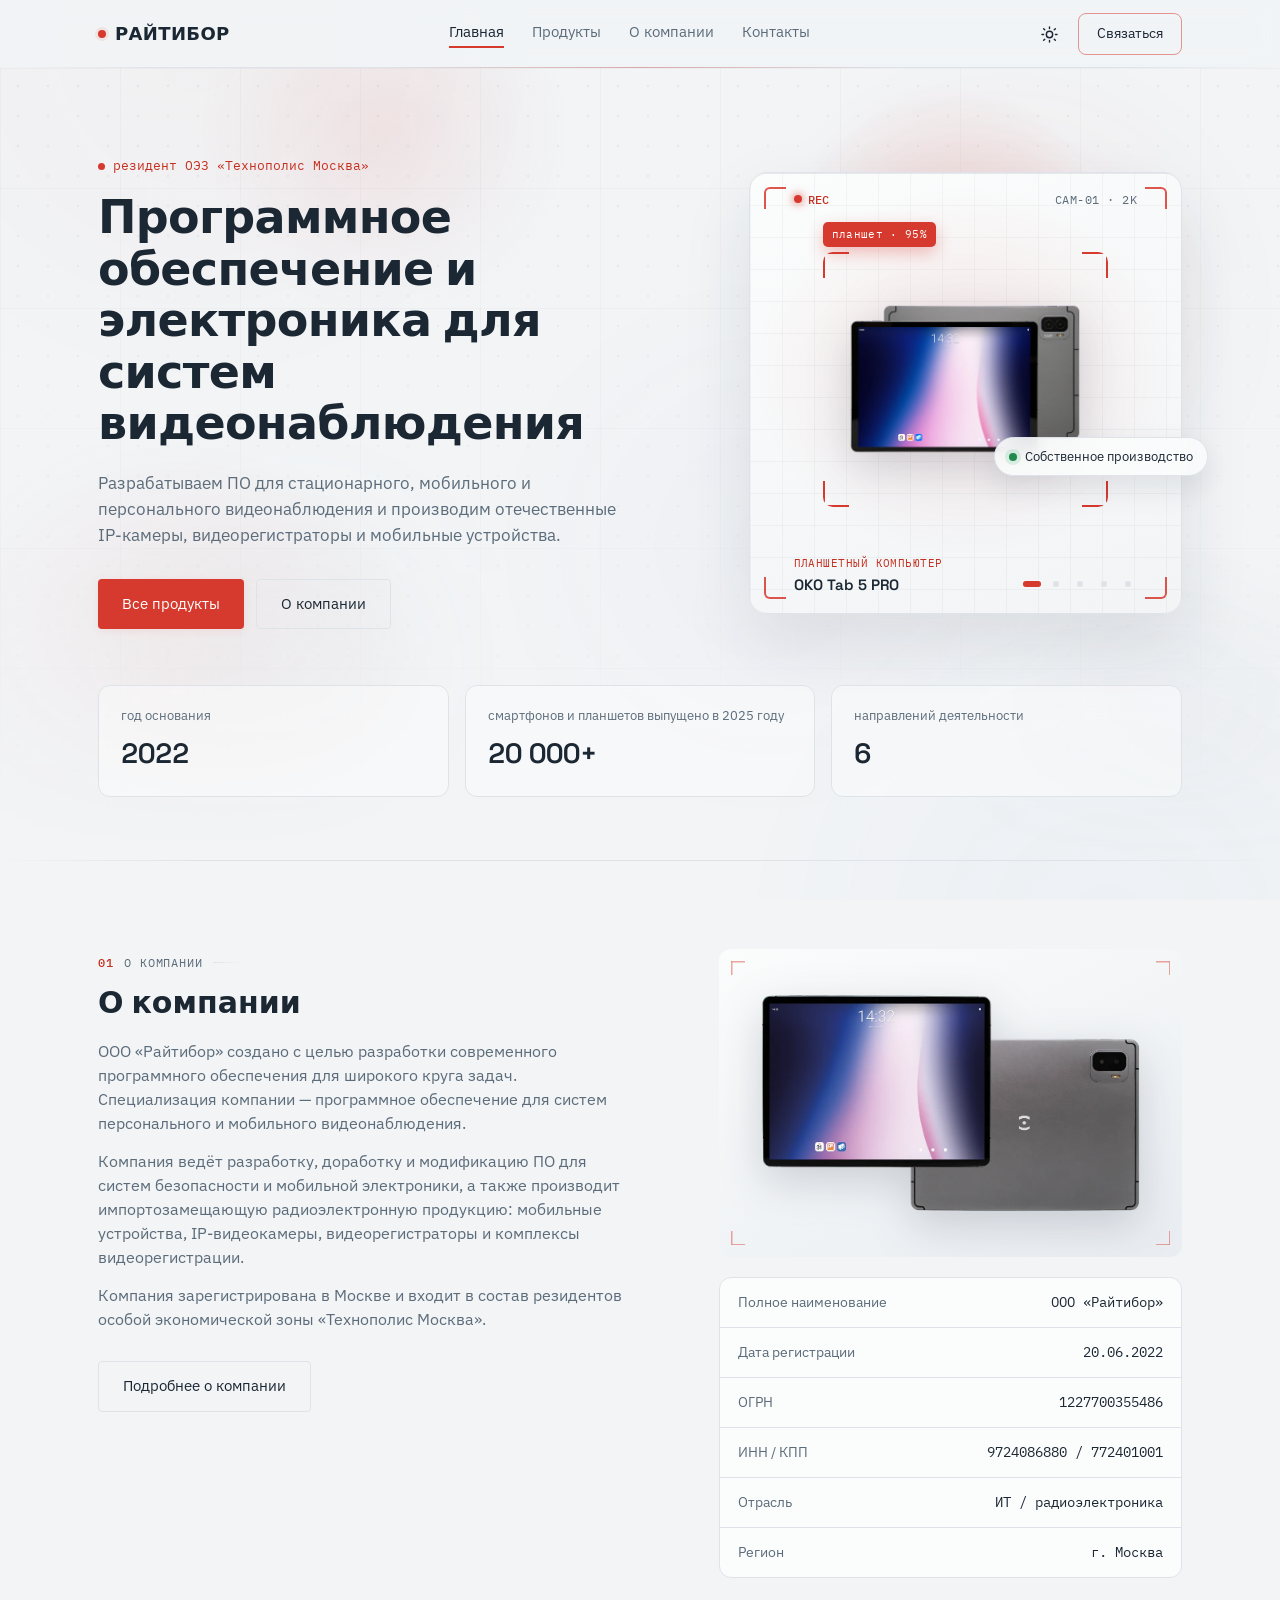
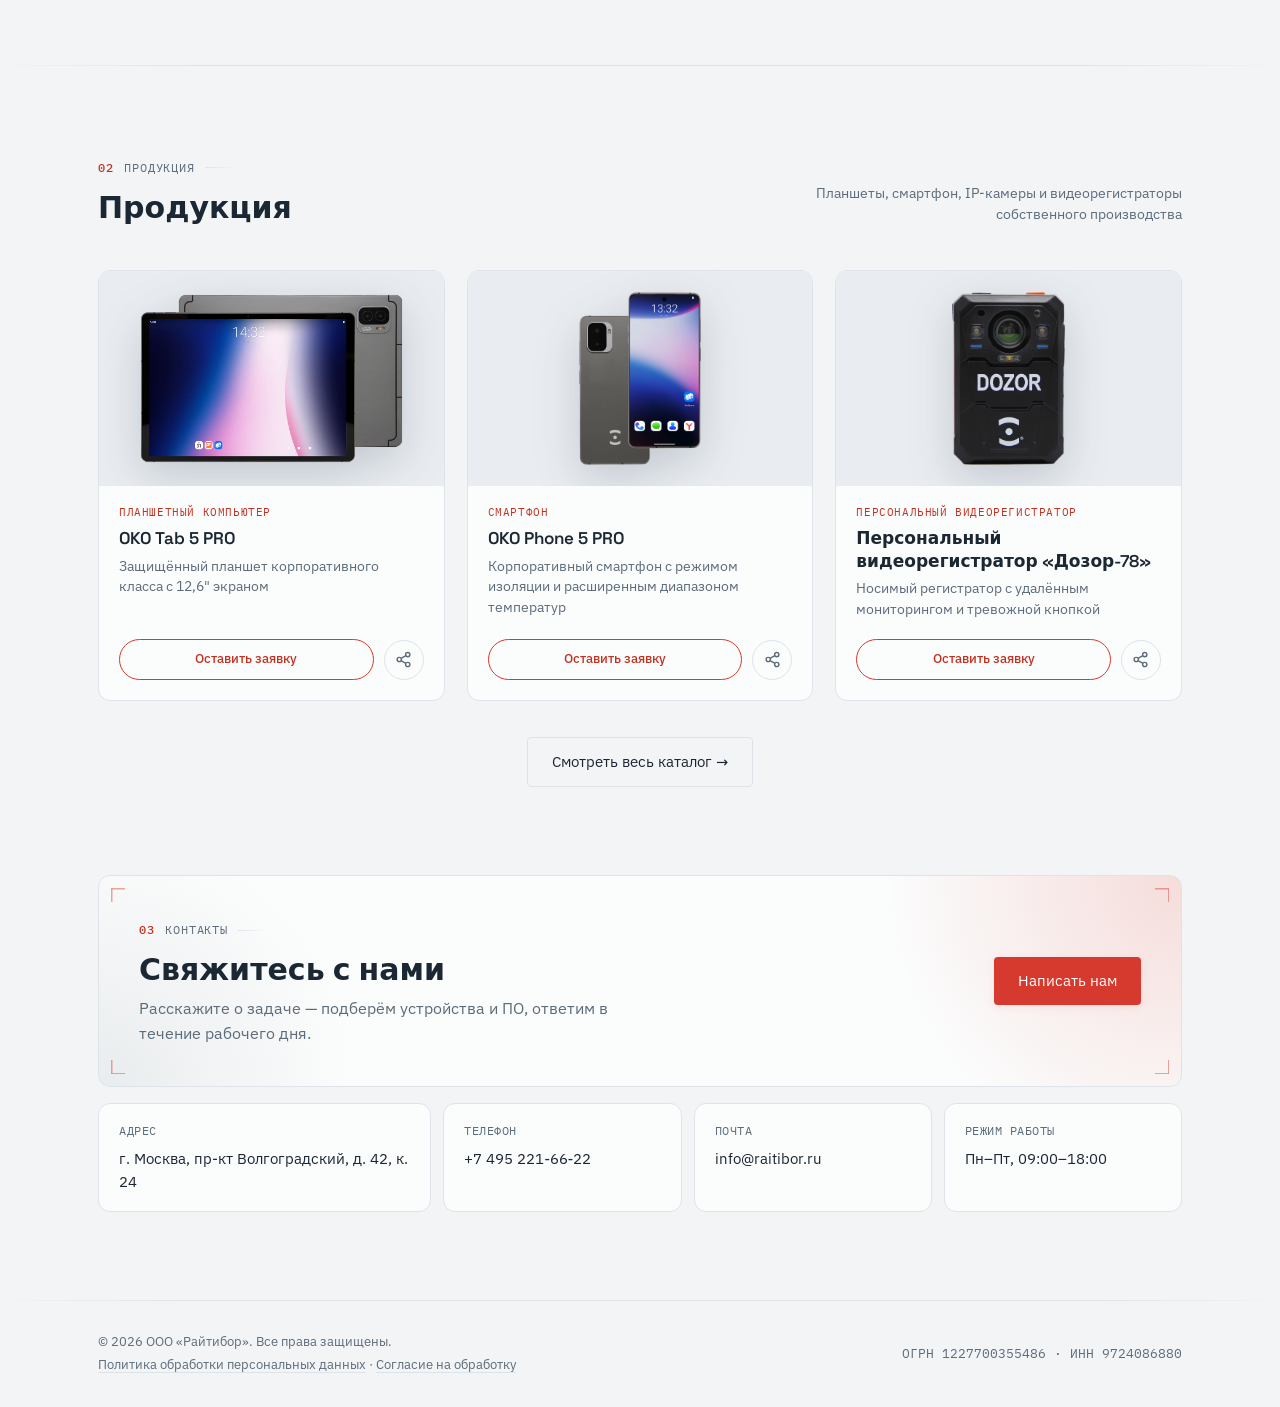
<file: index.html>
<!DOCTYPE html>
<html lang="ru">
<head>
  <meta charset="UTF-8">
  <meta name="viewport" content="width=device-width, initial-scale=1, viewport-fit=cover">
  <title>Райтибор — ПО и электроника для систем видеонаблюдения</title>
  <meta name="description" content="ООО «Райтибор» — разработка программного обеспечения для систем видеонаблюдения и производство отечественных IP-камер, видеорегистраторов и мобильной электроники. Резидент ОЭЗ «Технополис Москва».">
  <link rel="canonical" href="index.html">
  <meta name="theme-color" content="#10151a">

  <meta property="og:type" content="website">
  <meta property="og:title" content="Райтибор — ПО и электроника для систем видеонаблюдения">
  <meta property="og:description" content="Разработка ПО для видеонаблюдения и производство отечественных IP-камер, видеорегистраторов, смартфонов и планшетов.">
  <meta property="og:locale" content="ru_RU">
  <meta property="og:url" content="index.html">

  <link rel="icon" type="image/svg+xml" href="assets/favicon.svg?v=8">
  <link rel="icon" type="image/png" sizes="32x32" href="assets/favicon-32.png?v=8">
  <link rel="icon" type="image/png" sizes="16x16" href="assets/favicon-16.png?v=8">
  <link rel="apple-touch-icon" sizes="180x180" href="assets/favicon-180.png?v=9">
  <!-- Установка на телефон / рабочий стол (иконка, название, цвета) -->
  <link rel="manifest" href="manifest.webmanifest">
  <meta name="mobile-web-app-capable" content="yes">
  <meta name="apple-mobile-web-app-capable" content="yes">
  <meta name="apple-mobile-web-app-title" content="Райтибор">
  <meta name="apple-mobile-web-app-status-bar-style" content="black-translucent">

  <link rel="preload" href="assets/fonts/ibm-plex-sans-cyrillic-400-normal.woff2" as="font" type="font/woff2" crossorigin>
  <link rel="stylesheet" href="css/fonts.css">

  <meta name="color-scheme" content="dark light">
  <!-- До первой отрисовки: платформа (os-apple / os-android / os-desktop — для стиля «Liquid Glass» на iPhone и Mac),
       тема (без «вспышки» тёмной у пользователей светлой) и фаза фоновой анимации -->
  <script>(function(){var u=navigator.userAgent;document.documentElement.classList.add('os-'+(/iPhone|iPad|iPod|Macintosh/.test(u)?'apple':/Android/.test(u)?'android':'desktop'));if(!(/Safari/.test(u)&&!/Chrome|Chromium|CriOS|Edg|OPR|Firefox|FxiOS/.test(u)))document.documentElement.classList.add('can-zoom');try{var t=localStorage.getItem('theme');if(t==='light'||(t===null&&matchMedia('(prefers-color-scheme: light)').matches)){document.documentElement.classList.add('light-theme');}}catch(e){}document.documentElement.style.setProperty('--amb',-(Date.now()/1000%120).toFixed(2)+'s');})();</script>
  <!-- Плавный переход между страницами (Chrome/Edge 126+, Safari 18.2+): шапка «замирает» на месте,
       а у пришедшей страницы не повторяются входные анимации — без эффекта «перезагрузки» -->
  <script>(function(){var r=document.documentElement,K='vtNav';try{if(sessionStorage.getItem(K)){sessionStorage.removeItem(K);r.classList.add('vt-nav','vt-arrived');}}catch(x){}addEventListener('pageswap',function(e){if(!e.viewTransition)return;r.classList.add('vt-nav');try{sessionStorage.setItem(K,'1');}catch(x){}});addEventListener('pagereveal',function(e){if(!e.viewTransition){r.classList.remove('vt-nav');return;}r.classList.add('vt-nav');e.viewTransition.finished.finally(function(){r.classList.remove('vt-nav');});});addEventListener('pageshow',function(e){if(e.persisted){r.classList.remove('vt-nav');try{sessionStorage.removeItem(K);}catch(x){}try{var t=localStorage.getItem('theme');if(t)r.classList.toggle('light-theme',t==='light');}catch(x){}document.dispatchEvent(new Event('themesync'));}});})();</script>
  <link rel="stylesheet" href="css/style.css">
  <noscript><style>[data-reveal],img[data-fade]{opacity:1!important;transform:none!important;transition:none!important}</style></noscript>
  <script src="js/products-data.js" defer blocking="render"></script>
  <script src="js/script.js" defer blocking="render"></script>
</head>
<body>
  <div class="ambient" aria-hidden="true"><span></span><span></span><span></span></div>

  <a class="skip-link" href="#main">Перейти к содержимому</a>

  <div class="scroll-progress" id="scroll-progress" aria-hidden="true"></div>
  <header class="site-header" id="site-header">
    <div class="wrap nav">
      <a href="index.html" class="logo" aria-label="Райтибор — на главную">
        <span class="logo-dot" aria-hidden="true"></span>РАЙТИБОР
      </a>

      <nav class="nav-links" aria-label="Основная навигация">
        <a href="index.html" class="is-active">Главная</a>
        <a href="products.html">Продукты</a>
        <a href="about.html">О компании</a>
        <a href="#contacts" data-scroll-contacts>Контакты</a>
      </nav>

      <div class="nav-right">
        <div class="nav-actions">
          <button type="button" class="theme-toggle" id="themeToggle" aria-label="Переключить тему" aria-pressed="false">
            <svg class="theme-icon" viewBox="0 0 24 24" aria-hidden="true">
              <path class="ti-moon" d="M21 12.79A9 9 0 1 1 11.21 3 7 7 0 0 0 21 12.79z"/>
              <g class="ti-sun"><circle cx="12" cy="12" r="4"/><path d="M12 2.5v2M12 19.5v2M4.6 4.6l1.4 1.4M18 18l1.4 1.4M2.5 12h2M19.5 12h2M4.6 19.4 6 18M18 6l1.4-1.4"/></g>
            </svg>
          </button>
          <a href="#contacts" class="nav-cta" data-contact-open>Связаться</a>
        </div>

        <button type="button" class="burger" id="burger" aria-label="Открыть меню" aria-expanded="false" aria-controls="mobile-menu">
          <span></span><span></span><span></span>
        </button>
      </div>
    </div>

    <nav class="mobile-menu" id="mobile-menu" aria-label="Мобильная навигация" hidden>
      <a href="index.html">Главная</a>
      <a href="products.html">Продукты</a>
      <a href="about.html">О компании</a>
      <a href="#contacts" data-scroll-contacts>Контакты</a>
    </nav>
  </header>

  <main id="main">

    <!-- Герой -->
    <section class="hero" id="top">
      <div class="hero-bg" aria-hidden="true"></div>
      <div class="wrap hero-grid">
        <div class="hero-text" data-reveal>
          <p class="eyebrow"><span class="rec" aria-hidden="true"></span>резидент ОЭЗ «Технополис Москва»</p>
          <h1>Программное обеспечение и электроника для систем видеонаблюдения</h1>
          <p class="lead">Разрабатываем ПО для стационарного, мобильного и персонального видеонаблюдения и производим отечественные IP-камеры, видеорегистраторы и мобильные устройства.</p>
          <div class="hero-actions">
            <a href="products.html" class="btn btn-primary">Все продукты</a>
            <a href="about.html" class="btn btn-ghost">О компании</a>
          </div>
        </div>

        <!-- Витрина-«видоискатель»: камера «распознаёт» устройства компании.
             Слайды формируются из PRODUCTS (js/products-data.js), в разметке —
             статичный первый кадр на случай отключённого JS. -->
        <div class="hero-visual" id="hero-visual" data-reveal style="--stagger:2">
          <div class="hv-panel">
            <span class="hv-corner hv-corner--tl" aria-hidden="true"></span>
            <span class="hv-corner hv-corner--tr" aria-hidden="true"></span>
            <span class="hv-corner hv-corner--bl" aria-hidden="true"></span>
            <span class="hv-corner hv-corner--br" aria-hidden="true"></span>
            <div class="hv-bar hv-bar--top" aria-hidden="true">
              <span class="hv-rec"><i></i>REC</span>
              <span class="hv-cam" id="hv-cam">CAM-01 · 2K</span>
            </div>
            <div class="hv-scan" aria-hidden="true"></div>
            <div class="hv-stage" id="hv-stage">
              <a class="hv-slide is-active" href="product.html?id=1">
                <span class="hv-obj">
                  <img src="assets/products/tab5-pro.webp" alt="OKO Tab 5 PRO" width="512" height="510" decoding="async" fetchpriority="high">
                  <span class="hv-box" aria-hidden="true"><span class="hv-tag">планшет · 97%</span></span>
                </span>
              </a>
            </div>
            <div class="hv-bar hv-bar--bottom">
              <div class="hv-caption" id="hv-caption">
                <span class="hv-caption-cat">Планшетный компьютер</span>
                <span class="hv-caption-name">OKO Tab 5 PRO</span>
              </div>
              <div class="hv-dots" id="hv-dots" role="group" aria-label="Выбор устройства"></div>
            </div>
          </div>
          <div class="hv-chip" aria-hidden="true"><span class="hv-chip-dot"></span>Собственное производство</div>
        </div>
      </div>

      <div class="wrap">
        <dl class="stats" data-reveal>
          <div class="stat">
            <dt class="label">год основания</dt>
            <dd class="num" data-count="2022" data-from="2010" data-plain>2022</dd>
          </div>
          <div class="stat">
            <dt class="label">смартфонов и планшетов выпущено в 2025&nbsp;году</dt>
            <dd class="num" data-count="20000" data-suffix="+">20&nbsp;000+</dd>
          </div>
          <div class="stat">
            <dt class="label">направлений деятельности</dt>
            <dd class="num" data-count="6">6</dd>
          </div>
        </dl>
      </div>
    </section>

    <!-- О компании (кратко) -->
    <section id="about">
      <div class="wrap about-grid" data-reveal>
        <div class="about-text">
          <span class="kicker"><b>01</b>о компании</span>
          <h2>О компании</h2>
          <p>ООО «Райтибор» создано с целью разработки современного программного обеспечения для широкого круга задач. Специализация компании — программное обеспечение для систем персонального и мобильного видеонаблюдения.</p>
          <p>Компания ведёт разработку, доработку и модификацию ПО для систем безопасности и мобильной электроники, а также производит импортозамещающую радиоэлектронную продукцию: мобильные устройства, IP-видеокамеры, видеорегистраторы и комплексы видеорегистрации.</p>
          <p>Компания зарегистрирована в Москве и входит в состав резидентов особой экономической зоны «Технополис Москва».</p>
          <a href="about.html" class="btn btn-ghost about-more">Подробнее о компании</a>
        </div>

        <div class="about-side">
          <figure class="about-photo">
            <img data-fade
              src="assets/products/tab5.webp"
              alt="Планшет OKO Tab 5 — продукция компании «Райтибор»"
              loading="lazy" decoding="async" width="640" height="480">
          </figure>
          <dl class="fact-panel">
            <div class="fact-row"><dt>Полное наименование</dt><dd>ООО «Райтибор»</dd></div>
            <div class="fact-row"><dt>Дата регистрации</dt><dd>20.06.2022</dd></div>
            <div class="fact-row"><dt>ОГРН</dt><dd>1227700355486</dd></div>
            <div class="fact-row"><dt>ИНН / КПП</dt><dd>9724086880 / 772401001</dd></div>
            <div class="fact-row"><dt>Отрасль</dt><dd>ИТ / радиоэлектроника</dd></div>
            <div class="fact-row"><dt>Регион</dt><dd>г. Москва</dd></div>
          </dl>
        </div>
      </div>
    </section>

    <!-- Продукция (превью) -->
    <section id="featured-products">
      <div class="wrap">
        <div class="section-head" data-reveal>
          <div>
            <span class="kicker"><b>02</b>продукция</span>
            <h2>Продукция</h2>
          </div>
          <p class="tag">Планшеты, смартфон, IP-камеры и видеорегистраторы собственного производства</p>
        </div>
        <div class="product-grid" id="featured-grid" data-reveal>
          <!-- Карточки вставляются через JS (script.js, блок «Превью каталога на главной») -->
        </div>
        <div class="section-more">
          <a href="products.html" class="btn btn-ghost">Смотреть весь каталог →</a>
        </div>
      </div>
    </section>

    <!-- Контакты: реквизиты видны на странице (и для поисковиков),
         а форма обратной связи — в едином модальном окне, которое
         открывается из шапки на любой странице сайта -->
    <section id="contacts" class="contacts-band">
      <div class="wrap">
        <div class="cta-panel" data-reveal>
          <div class="cta-text">
            <span class="kicker"><b>03</b>контакты</span>
            <h2>Свяжитесь с нами</h2>
            <p>Расскажите о задаче — подберём устройства и ПО, ответим в течение рабочего дня.</p>
          </div>
          <button type="button" class="btn btn-primary" data-contact-open>Написать нам</button>
        </div>
        <dl class="contact-cards">
          <div class="contact-card" data-reveal style="--stagger:0">
            <dt>Адрес</dt><dd>г. Москва, пр-кт Волгоградский, д. 42, к. 24</dd>
          </div>
          <div class="contact-card" data-reveal style="--stagger:1">
            <dt>Телефон</dt><dd><a href="tel:+74952216622">+7&nbsp;495&nbsp;221&#8209;66&#8209;22</a></dd>
          </div>
          <div class="contact-card" data-reveal style="--stagger:2">
            <dt>Почта</dt><dd><a href="mailto:info@raitibor.ru">info@raitibor.ru</a></dd>
          </div>
          <div class="contact-card" data-reveal style="--stagger:3">
            <dt>Режим работы</dt><dd>Пн–Пт, 09:00–18:00</dd>
          </div>
        </dl>
      </div>
    </section>

  </main>

  <footer class="site-footer">
    <div class="wrap footer-inner">
      <div class="footer-legal">
        <p class="fmuted">© <span id="year">2026</span> ООО «Райтибор». Все права защищены.</p>
        <p class="fmuted"><a href="privacy.html">Политика обработки персональных данных</a> · <a href="consent.html">Согласие на обработку</a></p>
      </div>
      <p class="fmuted mono">ОГРН 1227700355486 · ИНН 9724086880</p>
    </div>
  </footer>

  <button type="button" class="to-top" id="to-top" aria-label="Наверх страницы" hidden>
    <svg viewBox="0 0 24 24" fill="none" stroke="currentColor" stroke-width="2" aria-hidden="true"><path d="M12 19V5M5 12l7-7 7 7"/></svg>
  </button>

</body>
</html>
</file>
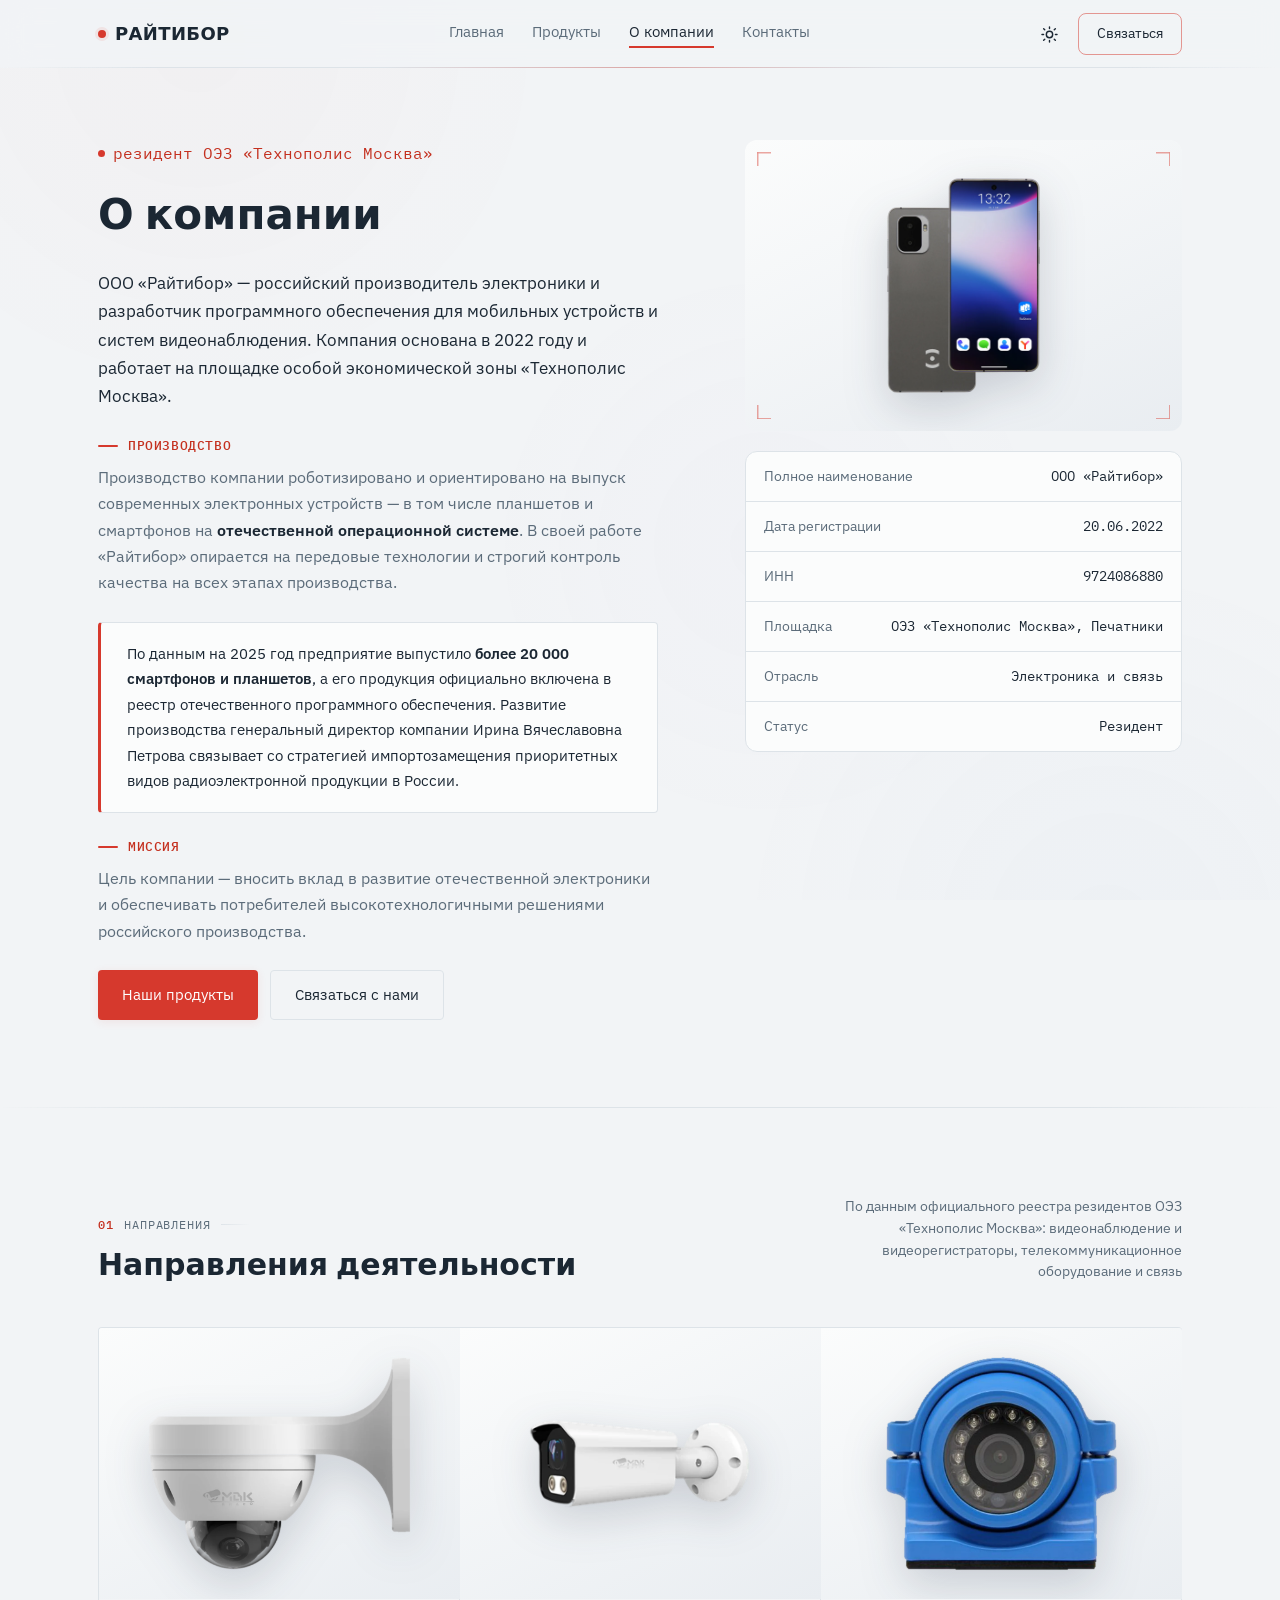
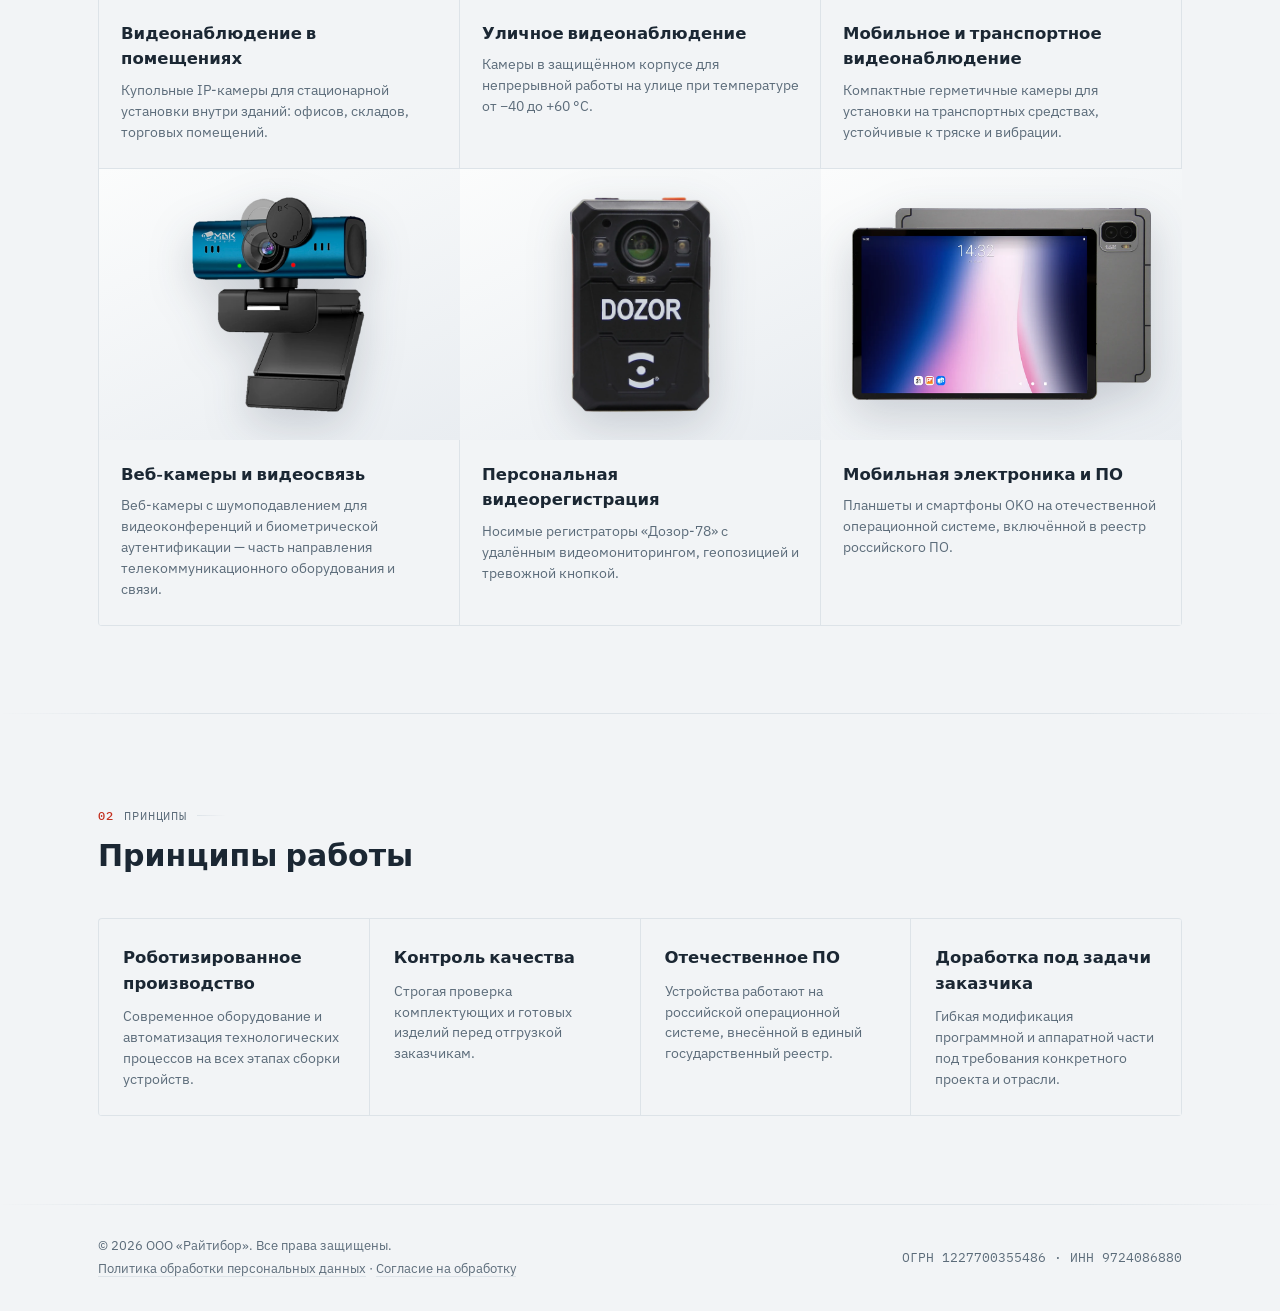
<file: about.html>
<!DOCTYPE html>
<html lang="ru">
<head>
  <meta charset="UTF-8">
  <meta name="viewport" content="width=device-width, initial-scale=1, viewport-fit=cover">
  <title>О компании — Райтибор</title>
  <meta name="description" content="Компания Райтибор – резидент ОЭЗ «Технополис Москва», производитель планшетов, смартфонов, IP-камер и видеорегистраторов.">
  <link rel="canonical" href="about.html">
  <meta name="theme-color" content="#10151a">

  <meta property="og:type" content="website">
  <meta property="og:title" content="О компании — Райтибор">
  <meta property="og:description" content="Компания Райтибор – резидент ОЭЗ «Технополис Москва», производитель планшетов, смартфонов, IP-камер и видеорегистраторов.">
  <meta property="og:locale" content="ru_RU">
  <meta property="og:url" content="about.html">
  <link rel="icon" type="image/svg+xml" href="assets/favicon.svg?v=8">
  <link rel="icon" type="image/png" sizes="32x32" href="assets/favicon-32.png?v=8">
  <link rel="icon" type="image/png" sizes="16x16" href="assets/favicon-16.png?v=8">
  <link rel="apple-touch-icon" sizes="180x180" href="assets/favicon-180.png?v=9">
  <!-- Установка на телефон / рабочий стол (иконка, название, цвета) -->
  <link rel="manifest" href="manifest.webmanifest">
  <meta name="mobile-web-app-capable" content="yes">
  <meta name="apple-mobile-web-app-capable" content="yes">
  <meta name="apple-mobile-web-app-title" content="Райтибор">
  <meta name="apple-mobile-web-app-status-bar-style" content="black-translucent">
  <link rel="preload" href="assets/fonts/ibm-plex-sans-cyrillic-400-normal.woff2" as="font" type="font/woff2" crossorigin>
  <link rel="stylesheet" href="css/fonts.css">
  <meta name="color-scheme" content="dark light">
  <!-- До первой отрисовки: платформа (os-apple / os-android / os-desktop — для стиля «Liquid Glass» на iPhone и Mac),
       тема (без «вспышки» тёмной у пользователей светлой) и фаза фоновой анимации -->
  <script>(function(){var u=navigator.userAgent;document.documentElement.classList.add('os-'+(/iPhone|iPad|iPod|Macintosh/.test(u)?'apple':/Android/.test(u)?'android':'desktop'));if(!(/Safari/.test(u)&&!/Chrome|Chromium|CriOS|Edg|OPR|Firefox|FxiOS/.test(u)))document.documentElement.classList.add('can-zoom');try{var t=localStorage.getItem('theme');if(t==='light'||(t===null&&matchMedia('(prefers-color-scheme: light)').matches)){document.documentElement.classList.add('light-theme');}}catch(e){}document.documentElement.style.setProperty('--amb',-(Date.now()/1000%120).toFixed(2)+'s');})();</script>
  <!-- Плавный переход между страницами (Chrome/Edge 126+, Safari 18.2+): шапка «замирает» на месте,
       а у пришедшей страницы не повторяются входные анимации — без эффекта «перезагрузки» -->
  <script>(function(){var r=document.documentElement,K='vtNav';try{if(sessionStorage.getItem(K)){sessionStorage.removeItem(K);r.classList.add('vt-nav','vt-arrived');}}catch(x){}addEventListener('pageswap',function(e){if(!e.viewTransition)return;r.classList.add('vt-nav');try{sessionStorage.setItem(K,'1');}catch(x){}});addEventListener('pagereveal',function(e){if(!e.viewTransition){r.classList.remove('vt-nav');return;}r.classList.add('vt-nav');e.viewTransition.finished.finally(function(){r.classList.remove('vt-nav');});});addEventListener('pageshow',function(e){if(e.persisted){r.classList.remove('vt-nav');try{sessionStorage.removeItem(K);}catch(x){}try{var t=localStorage.getItem('theme');if(t)r.classList.toggle('light-theme',t==='light');}catch(x){}document.dispatchEvent(new Event('themesync'));}});})();</script>
  <link rel="stylesheet" href="css/style.css">
  <noscript><style>[data-reveal],img[data-fade]{opacity:1!important;transform:none!important;transition:none!important}</style></noscript>
  <script src="js/script.js" defer blocking="render"></script>
</head>
<body>
  <div class="ambient" aria-hidden="true"><span></span><span></span><span></span></div>
  <a class="skip-link" href="#main">Перейти к содержимому</a>

  <div class="scroll-progress" id="scroll-progress" aria-hidden="true"></div>
  <header class="site-header" id="site-header">
    <div class="wrap nav">
      <a href="index.html" class="logo" aria-label="Райтибор — на главную">
        <span class="logo-dot" aria-hidden="true"></span>РАЙТИБОР
      </a>
      <nav class="nav-links" aria-label="Основная навигация">
        <a href="index.html">Главная</a>
        <a href="products.html">Продукты</a>
        <a href="about.html" class="is-active">О компании</a>
        <a href="index.html#contacts" data-scroll-contacts>Контакты</a>
      </nav>
      <div class="nav-right">
        <div class="nav-actions">
          <button type="button" class="theme-toggle" id="themeToggle" aria-label="Переключить тему" aria-pressed="false">
            <svg class="theme-icon" viewBox="0 0 24 24" aria-hidden="true">
              <path class="ti-moon" d="M21 12.79A9 9 0 1 1 11.21 3 7 7 0 0 0 21 12.79z"/>
              <g class="ti-sun"><circle cx="12" cy="12" r="4"/><path d="M12 2.5v2M12 19.5v2M4.6 4.6l1.4 1.4M18 18l1.4 1.4M2.5 12h2M19.5 12h2M4.6 19.4 6 18M18 6l1.4-1.4"/></g>
            </svg>
          </button>
          <a href="index.html#contacts" class="nav-cta" data-contact-open>Связаться</a>
        </div>
        <button type="button" class="burger" id="burger" aria-label="Открыть меню" aria-expanded="false" aria-controls="mobile-menu">
          <span></span><span></span><span></span>
        </button>
      </div>
    </div>
    <nav class="mobile-menu" id="mobile-menu" aria-label="Мобильная навигация" hidden>
      <a href="index.html">Главная</a>
      <a href="products.html">Продукты</a>
      <a href="about.html">О компании</a>
      <a href="index.html#contacts" data-scroll-contacts>Контакты</a>
    </nav>
  </header>

  <main id="main">
    <section class="about-hero">
      <div class="wrap about-page-grid">
        <div class="about-page-text">
          <p class="eyebrow" data-reveal><span class="rec" aria-hidden="true"></span>резидент ОЭЗ «Технополис Москва»</p>
          <h1 data-reveal>О компании</h1>

          <p class="lead" data-reveal>ООО «Райтибор» — российский производитель электроники и разработчик программного обеспечения для мобильных устройств и систем видеонаблюдения. Компания основана в 2022 году и работает на площадке особой экономической зоны «Технополис Москва».</p>

          <div class="about-block" data-reveal style="--stagger:1">
            <h2 class="about-subhead"><span class="subhead-mark" aria-hidden="true"></span>Производство</h2>
            <p>Производство компании роботизировано и ориентировано на выпуск современных электронных устройств — в том числе планшетов и смартфонов на <strong class="accent-text">отечественной операционной системе</strong>. В своей работе «Райтибор» опирается на передовые технологии и строгий контроль качества на всех этапах производства.</p>
          </div>

          <div class="about-callout" data-reveal style="--stagger:2">
            <p>По данным на 2025 год предприятие выпустило <strong class="accent-text">более 20&nbsp;000 смартфонов и планшетов</strong>, а его продукция официально включена в реестр отечественного программного обеспечения. Развитие производства генеральный директор компании Ирина Вячеславовна Петрова связывает со стратегией импортозамещения приоритетных видов радиоэлектронной продукции в России.</p>
          </div>

          <div class="about-block" data-reveal style="--stagger:3">
            <h2 class="about-subhead"><span class="subhead-mark" aria-hidden="true"></span>Миссия</h2>
            <p>Цель компании — вносить вклад в развитие отечественной электроники и обеспечивать потребителей высокотехнологичными решениями российского производства.</p>
          </div>

          <div class="about-actions" data-reveal style="--stagger:4">
            <a href="products.html" class="btn btn-primary">Наши продукты</a>
            <a href="index.html#contacts" class="btn btn-ghost" data-contact-open>Связаться с нами</a>
          </div>
        </div>

        <div class="about-page-side" data-reveal style="--stagger:1">
          <figure class="about-photo">
            <img data-fade
              src="assets/products/phone.webp"
              alt="Смартфон OKO Phone 5 PRO — продукция компании «Райтибор»"
              loading="lazy" decoding="async" width="640" height="480">
          </figure>
          <dl class="fact-panel">
            <div class="fact-row"><dt>Полное наименование</dt><dd>ООО «Райтибор»</dd></div>
            <div class="fact-row"><dt>Дата регистрации</dt><dd>20.06.2022</dd></div>
            <div class="fact-row"><dt>ИНН</dt><dd>9724086880</dd></div>
            <div class="fact-row"><dt>Площадка</dt><dd>ОЭЗ «Технополис Москва», Печатники</dd></div>
            <div class="fact-row"><dt>Отрасль</dt><dd>Электроника и связь</dd></div>
            <div class="fact-row"><dt>Статус</dt><dd>Резидент</dd></div>
          </dl>
        </div>
      </div>
    </section>

    <section id="directions">
      <div class="wrap">
        <div class="section-head" data-reveal>
          <div>
            <span class="kicker"><b>01</b>направления</span>
            <h2>Направления деятельности</h2>
          </div>
          <p class="tag">По данным официального реестра резидентов ОЭЗ «Технополис Москва»: видеонаблюдение и видеорегистраторы, телекоммуникационное оборудование и связь</p>
        </div>
        <div class="dir-grid">

          <article class="dir-card" data-reveal style="--stagger:0">
            <div class="dir-photo">
              <img data-fade src="assets/products/mvk-ip-2140na.webp"
                   alt="Купольная IP-камера МВК-IP 2140 НА" loading="lazy" decoding="async" width="640" height="480">
            </div>
            <div class="dir-body">
              <h3>Видеонаблюдение в помещениях</h3>
              <p>Купольные IP-камеры для стационарной установки внутри зданий: офисов, складов, торговых помещений.</p>
            </div>
          </article>

          <article class="dir-card" data-reveal style="--stagger:1">
            <div class="dir-photo">
              <img data-fade src="assets/products/mvk-ip-4510a.webp"
                   alt="Уличная IP-камера МВК-IP 4510 A" loading="lazy" decoding="async" width="640" height="480">
            </div>
            <div class="dir-body">
              <h3>Уличное видеонаблюдение</h3>
              <p>Камеры в защищённом корпусе для непрерывной работы на улице при температуре от −40 до +60 °C.</p>
            </div>
          </article>

          <article class="dir-card" data-reveal style="--stagger:2">
            <div class="dir-photo">
              <img data-fade src="assets/products/mvk-ip-2620.webp"
                   alt="IP-камера МВК-IP 2620 для транспорта" loading="lazy" decoding="async" width="640" height="480">
            </div>
            <div class="dir-body">
              <h3>Мобильное и транспортное видеонаблюдение</h3>
              <p>Компактные герметичные камеры для установки на транспортных средствах, устойчивые к тряске и вибрации.</p>
            </div>
          </article>

          <article class="dir-card" data-reveal style="--stagger:3">
            <div class="dir-photo">
              <img data-fade src="assets/products/mvk-7802.webp"
                   alt="Веб-камера МВК-7802" loading="lazy" decoding="async" width="640" height="480">
            </div>
            <div class="dir-body">
              <h3>Веб-камеры и видеосвязь</h3>
              <p>Веб-камеры с шумоподавлением для видеоконференций и биометрической аутентификации — часть направления телекоммуникационного оборудования и связи.</p>
            </div>
          </article>

          <article class="dir-card" data-reveal style="--stagger:4">
            <div class="dir-photo">
              <img data-fade src="assets/products/dozor.webp"
                   alt="Персональный видеорегистратор «Дозор-78»" loading="lazy" decoding="async" width="640" height="480">
            </div>
            <div class="dir-body">
              <h3>Персональная видеорегистрация</h3>
              <p>Носимые регистраторы «Дозор-78» с удалённым видеомониторингом, геопозицией и тревожной кнопкой.</p>
            </div>
          </article>

          <article class="dir-card" data-reveal style="--stagger:5">
            <div class="dir-photo">
              <img data-fade src="assets/products/tab5-pro.webp"
                   alt="Планшет OKO Tab 5 PRO на отечественной ОС" loading="lazy" decoding="async" width="640" height="480">
            </div>
            <div class="dir-body">
              <h3>Мобильная электроника и ПО</h3>
              <p>Планшеты и смартфоны OKO на отечественной операционной системе, включённой в реестр российского ПО.</p>
            </div>
          </article>

        </div>
      </div>
    </section>

    <section id="values">
      <div class="wrap">
        <div class="section-head" data-reveal>
          <div>
            <span class="kicker"><b>02</b>принципы</span>
            <h2>Принципы работы</h2>
          </div>
        </div>
        <div class="dir-grid value-grid">
          <article class="dir-card value-card" data-reveal style="--stagger:0">
            <div class="dir-body">
              <h3>Роботизированное производство</h3>
              <p>Современное оборудование и автоматизация технологических процессов на всех этапах сборки устройств.</p>
            </div>
          </article>
          <article class="dir-card value-card" data-reveal style="--stagger:1">
            <div class="dir-body">
              <h3>Контроль качества</h3>
              <p>Строгая проверка комплектующих и готовых изделий перед отгрузкой заказчикам.</p>
            </div>
          </article>
          <article class="dir-card value-card" data-reveal style="--stagger:2">
            <div class="dir-body">
              <h3>Отечественное ПО</h3>
              <p>Устройства работают на российской операционной системе, внесённой в единый государственный реестр.</p>
            </div>
          </article>
          <article class="dir-card value-card" data-reveal style="--stagger:3">
            <div class="dir-body">
              <h3>Доработка под задачи заказчика</h3>
              <p>Гибкая модификация программной и аппаратной части под требования конкретного проекта и отрасли.</p>
            </div>
          </article>
        </div>
      </div>
    </section>
  </main>

  <footer class="site-footer">
    <div class="wrap footer-inner">
      <div class="footer-legal">
        <p class="fmuted">© <span id="year">2026</span> ООО «Райтибор». Все права защищены.</p>
        <p class="fmuted"><a href="privacy.html">Политика обработки персональных данных</a> · <a href="consent.html">Согласие на обработку</a></p>
      </div>
      <p class="fmuted mono">ОГРН 1227700355486 · ИНН 9724086880</p>
    </div>
  </footer>

  <button type="button" class="to-top" id="to-top" aria-label="Наверх страницы" hidden>
    <svg viewBox="0 0 24 24" fill="none" stroke="currentColor" stroke-width="2" aria-hidden="true"><path d="M12 19V5M5 12l7-7 7 7"/></svg>
  </button>

</body>
</html>
</file>
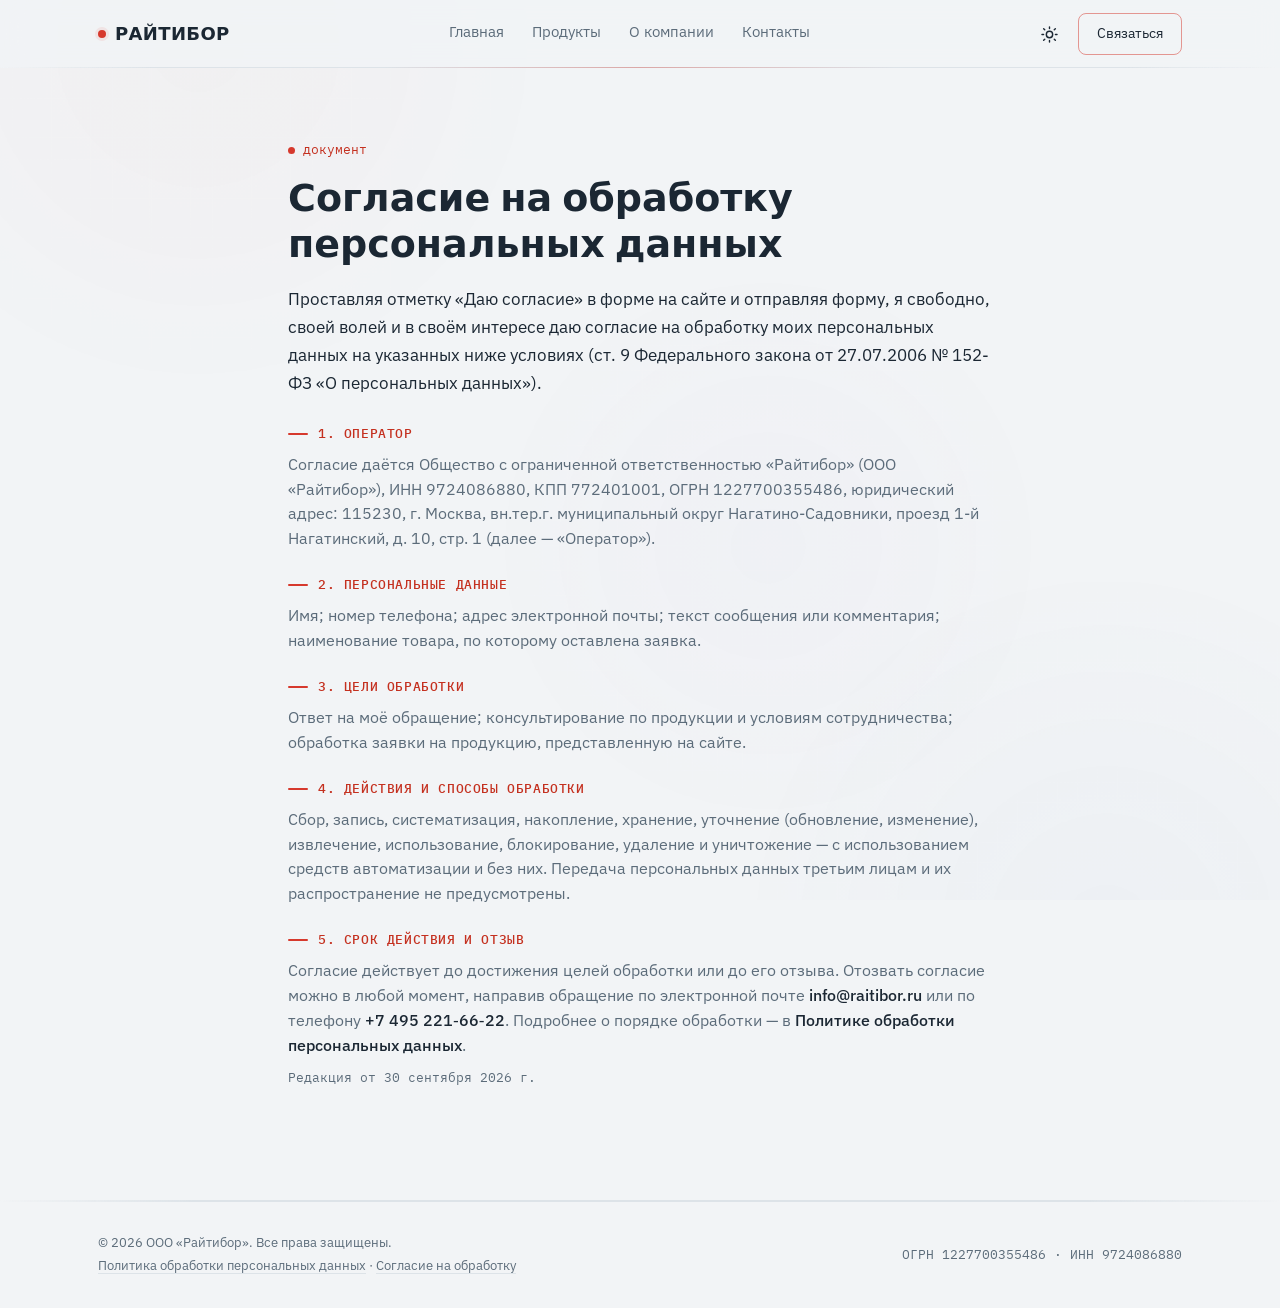
<file: consent.html>
<!DOCTYPE html>
<html lang="ru">
<head>
  <meta charset="UTF-8">
  <meta name="viewport" content="width=device-width, initial-scale=1, viewport-fit=cover">
  <title>Согласие на обработку персональных данных — Райтибор</title>
  <meta name="description" content="Согласие пользователя сайта ООО «Райтибор» на обработку персональных данных при отправке форм.">
  <link rel="canonical" href="consent.html">
  <meta name="theme-color" content="#10151a">

  <meta property="og:type" content="website">
  <meta property="og:title" content="Согласие на обработку персональных данных — Райтибор">
  <meta property="og:description" content="Согласие пользователя сайта ООО «Райтибор» на обработку персональных данных.">
  <meta property="og:locale" content="ru_RU">
  <meta property="og:url" content="consent.html">

  <link rel="icon" type="image/svg+xml" href="assets/favicon.svg?v=8">
  <link rel="icon" type="image/png" sizes="32x32" href="assets/favicon-32.png?v=8">
  <link rel="icon" type="image/png" sizes="16x16" href="assets/favicon-16.png?v=8">
  <link rel="apple-touch-icon" sizes="180x180" href="assets/favicon-180.png?v=9">
  <!-- Установка на телефон / рабочий стол (иконка, название, цвета) -->
  <link rel="manifest" href="manifest.webmanifest">
  <meta name="mobile-web-app-capable" content="yes">
  <meta name="apple-mobile-web-app-capable" content="yes">
  <meta name="apple-mobile-web-app-title" content="Райтибор">
  <meta name="apple-mobile-web-app-status-bar-style" content="black-translucent">
  <link rel="preload" href="assets/fonts/ibm-plex-sans-cyrillic-400-normal.woff2" as="font" type="font/woff2" crossorigin>
  <link rel="stylesheet" href="css/fonts.css">
  <meta name="color-scheme" content="dark light">
  <!-- До первой отрисовки: платформа (os-apple / os-android / os-desktop — для стиля «Liquid Glass» на iPhone и Mac),
       тема (без «вспышки» тёмной у пользователей светлой) и фаза фоновой анимации -->
  <script>(function(){var u=navigator.userAgent;document.documentElement.classList.add('os-'+(/iPhone|iPad|iPod|Macintosh/.test(u)?'apple':/Android/.test(u)?'android':'desktop'));if(!(/Safari/.test(u)&&!/Chrome|Chromium|CriOS|Edg|OPR|Firefox|FxiOS/.test(u)))document.documentElement.classList.add('can-zoom');try{var t=localStorage.getItem('theme');if(t==='light'||(t===null&&matchMedia('(prefers-color-scheme: light)').matches)){document.documentElement.classList.add('light-theme');}}catch(e){}document.documentElement.style.setProperty('--amb',-(Date.now()/1000%120).toFixed(2)+'s');})();</script>
  <!-- Плавный переход между страницами (Chrome/Edge 126+, Safari 18.2+): шапка «замирает» на месте,
       а у пришедшей страницы не повторяются входные анимации — без эффекта «перезагрузки» -->
  <script>(function(){var r=document.documentElement,K='vtNav';try{if(sessionStorage.getItem(K)){sessionStorage.removeItem(K);r.classList.add('vt-nav','vt-arrived');}}catch(x){}addEventListener('pageswap',function(e){if(!e.viewTransition)return;r.classList.add('vt-nav');try{sessionStorage.setItem(K,'1');}catch(x){}});addEventListener('pagereveal',function(e){if(!e.viewTransition){r.classList.remove('vt-nav');return;}r.classList.add('vt-nav');e.viewTransition.finished.finally(function(){r.classList.remove('vt-nav');});});addEventListener('pageshow',function(e){if(e.persisted){r.classList.remove('vt-nav');try{sessionStorage.removeItem(K);}catch(x){}try{var t=localStorage.getItem('theme');if(t)r.classList.toggle('light-theme',t==='light');}catch(x){}document.dispatchEvent(new Event('themesync'));}});})();</script>
  <link rel="stylesheet" href="css/style.css">
  <noscript><style>[data-reveal],img[data-fade]{opacity:1!important;transform:none!important;transition:none!important}</style></noscript>
  <script src="js/script.js" defer blocking="render"></script>
</head>
<body>
  <div class="ambient" aria-hidden="true"><span></span><span></span><span></span></div>
  <a class="skip-link" href="#main">Перейти к содержимому</a>

  <div class="scroll-progress" id="scroll-progress" aria-hidden="true"></div>
  <header class="site-header" id="site-header">
    <div class="wrap nav">
      <a href="index.html" class="logo" aria-label="Райтибор — на главную">
        <span class="logo-dot" aria-hidden="true"></span>РАЙТИБОР
      </a>
      <nav class="nav-links" aria-label="Основная навигация">
        <a href="index.html">Главная</a>
        <a href="products.html">Продукты</a>
        <a href="about.html">О компании</a>
        <a href="index.html#contacts" data-scroll-contacts>Контакты</a>
      </nav>
      <div class="nav-right">
        <div class="nav-actions">
          <button type="button" class="theme-toggle" id="themeToggle" aria-label="Переключить тему" aria-pressed="false">
            <svg class="theme-icon" viewBox="0 0 24 24" aria-hidden="true">
              <path class="ti-moon" d="M21 12.79A9 9 0 1 1 11.21 3 7 7 0 0 0 21 12.79z"/>
              <g class="ti-sun"><circle cx="12" cy="12" r="4"/><path d="M12 2.5v2M12 19.5v2M4.6 4.6l1.4 1.4M18 18l1.4 1.4M2.5 12h2M19.5 12h2M4.6 19.4 6 18M18 6l1.4-1.4"/></g>
            </svg>
          </button>
          <a href="index.html#contacts" class="nav-cta" data-contact-open>Связаться</a>
        </div>
        <button type="button" class="burger" id="burger" aria-label="Открыть меню" aria-expanded="false" aria-controls="mobile-menu">
          <span></span><span></span><span></span>
        </button>
      </div>
    </div>
    <nav class="mobile-menu" id="mobile-menu" aria-label="Мобильная навигация" hidden>
      <a href="index.html">Главная</a>
      <a href="products.html">Продукты</a>
      <a href="about.html">О компании</a>
      <a href="index.html#contacts" data-scroll-contacts>Контакты</a>
    </nav>
  </header>

  <main id="main">
    <section class="about-hero">
      <div class="wrap wrap--narrow">
        <p class="eyebrow" data-reveal><span class="rec" aria-hidden="true"></span>документ</p>
        <h1 data-reveal>Согласие на обработку персональных данных</h1>
        <p class="lead" data-reveal>Проставляя отметку «Даю согласие» в форме на сайте и отправляя форму, я свободно, своей волей и в своём интересе даю согласие на обработку моих персональных данных на указанных ниже условиях (ст. 9 Федерального закона от 27.07.2006 № 152-ФЗ «О персональных данных»).</p>

        <div class="about-block" data-reveal>
          <h2 class="about-subhead"><span class="subhead-mark" aria-hidden="true"></span>1. Оператор</h2>
          <p>Согласие даётся Общество с ограниченной ответственностью «Райтибор» (ООО «Райтибор»), ИНН 9724086880, КПП 772401001, ОГРН 1227700355486, юридический адрес: 115230, г. Москва, вн.тер.г. муниципальный округ Нагатино-Садовники, проезд 1-й Нагатинский, д. 10, стр. 1 (далее — «Оператор»).</p>
        </div>
        <div class="about-block" data-reveal>
          <h2 class="about-subhead"><span class="subhead-mark" aria-hidden="true"></span>2. Персональные данные</h2>
          <p>Имя; номер телефона; адрес электронной почты; текст сообщения или комментария; наименование товара, по которому оставлена заявка.</p>
        </div>
        <div class="about-block" data-reveal>
          <h2 class="about-subhead"><span class="subhead-mark" aria-hidden="true"></span>3. Цели обработки</h2>
          <p>Ответ на моё обращение; консультирование по продукции и условиям сотрудничества; обработка заявки на продукцию, представленную на сайте.</p>
        </div>
        <div class="about-block" data-reveal>
          <h2 class="about-subhead"><span class="subhead-mark" aria-hidden="true"></span>4. Действия и способы обработки</h2>
          <p>Сбор, запись, систематизация, накопление, хранение, уточнение (обновление, изменение), извлечение, использование, блокирование, удаление и уничтожение — с использованием средств автоматизации и без них. Передача персональных данных третьим лицам и их распространение не предусмотрены.</p>
        </div>
        <div class="about-block" data-reveal>
          <h2 class="about-subhead"><span class="subhead-mark" aria-hidden="true"></span>5. Срок действия и отзыв</h2>
          <p>Согласие действует до достижения целей обработки или до его отзыва. Отозвать согласие можно в любой момент, направив обращение по электронной почте <a href="mailto:info@raitibor.ru">info@raitibor.ru</a> или по телефону <a href="tel:+74952216622">+7&nbsp;495&nbsp;221&#8209;66&#8209;22</a>. Подробнее о порядке обработки — в <a href="privacy.html">Политике обработки персональных данных</a>.</p>
          <p class="doc-date">Редакция от 30 сентября 2026 г.</p>
        </div>
      </div>
    </section>
  </main>

  <footer class="site-footer">
    <div class="wrap footer-inner">
      <div class="footer-legal">
        <p class="fmuted">© <span id="year">2026</span> ООО «Райтибор». Все права защищены.</p>
        <p class="fmuted"><a href="privacy.html">Политика обработки персональных данных</a> · <a href="consent.html">Согласие на обработку</a></p>
      </div>
      <p class="fmuted mono">ОГРН 1227700355486 · ИНН 9724086880</p>
    </div>
  </footer>

  <button type="button" class="to-top" id="to-top" aria-label="Наверх страницы" hidden>
    <svg viewBox="0 0 24 24" fill="none" stroke="currentColor" stroke-width="2" aria-hidden="true"><path d="M12 19V5M5 12l7-7 7 7"/></svg>
  </button>

</body>
</html>
</file>
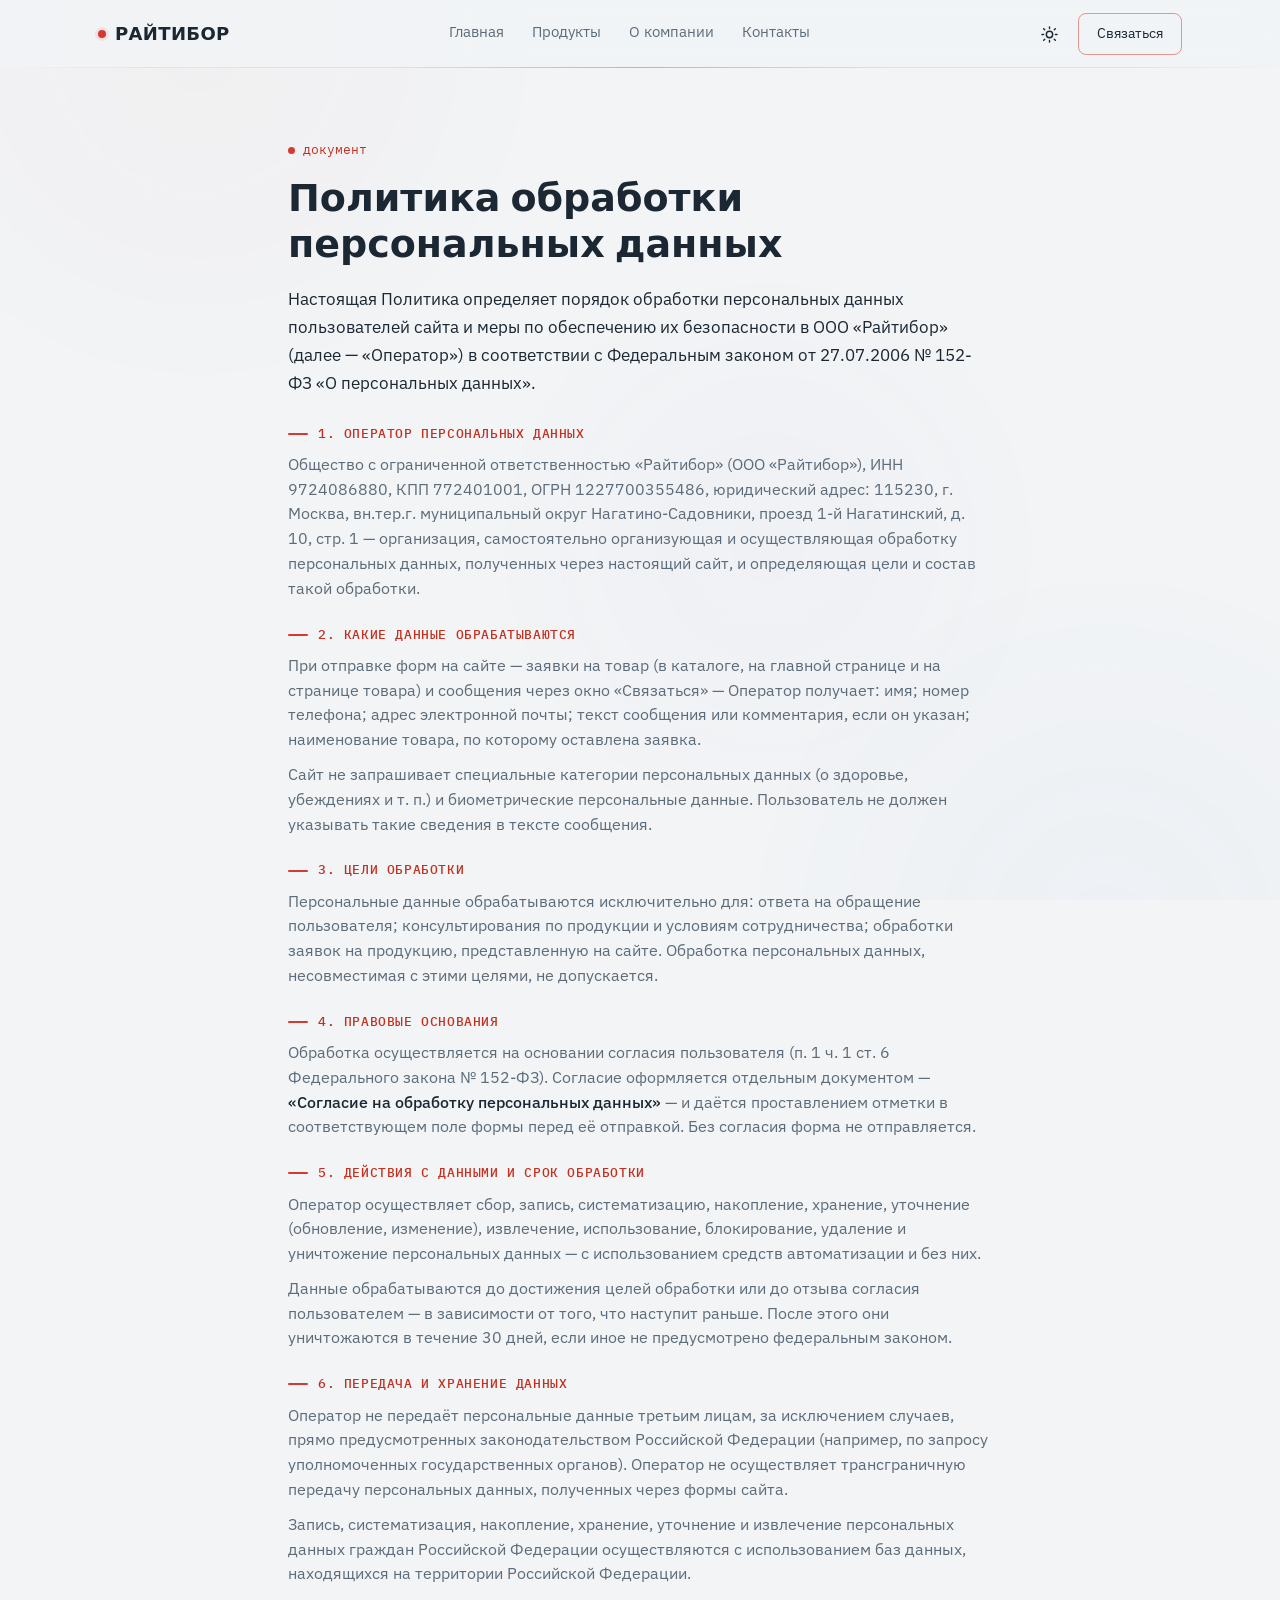
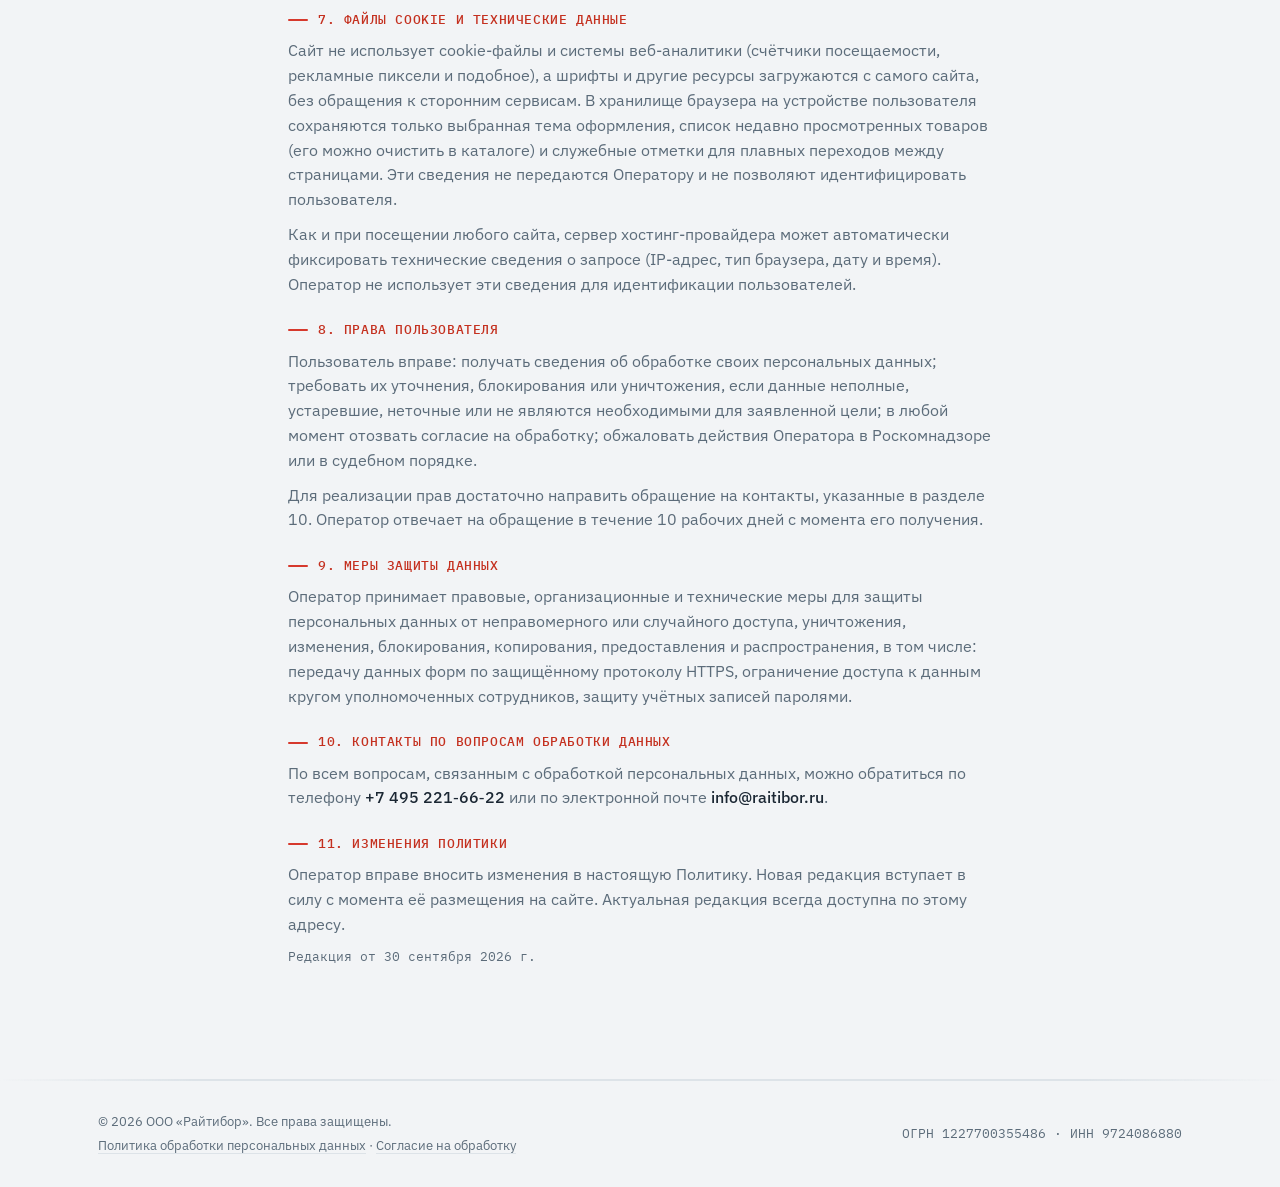
<file: privacy.html>
<!DOCTYPE html>
<html lang="ru">
<head>
  <meta charset="UTF-8">
  <meta name="viewport" content="width=device-width, initial-scale=1, viewport-fit=cover">
  <title>Политика обработки персональных данных — Райтибор</title>
  <meta name="description" content="Политика ООО «Райтибор» в отношении обработки персональных данных пользователей сайта.">
  <link rel="canonical" href="privacy.html">
  <meta name="theme-color" content="#10151a">

  <meta property="og:type" content="website">
  <meta property="og:title" content="Политика обработки персональных данных — Райтибор">
  <meta property="og:description" content="Политика ООО «Райтибор» в отношении обработки персональных данных пользователей сайта.">
  <meta property="og:locale" content="ru_RU">
  <meta property="og:url" content="privacy.html">

  <link rel="icon" type="image/svg+xml" href="assets/favicon.svg?v=8">
  <link rel="icon" type="image/png" sizes="32x32" href="assets/favicon-32.png?v=8">
  <link rel="icon" type="image/png" sizes="16x16" href="assets/favicon-16.png?v=8">
  <link rel="apple-touch-icon" sizes="180x180" href="assets/favicon-180.png?v=9">
  <!-- Установка на телефон / рабочий стол (иконка, название, цвета) -->
  <link rel="manifest" href="manifest.webmanifest">
  <meta name="mobile-web-app-capable" content="yes">
  <meta name="apple-mobile-web-app-capable" content="yes">
  <meta name="apple-mobile-web-app-title" content="Райтибор">
  <meta name="apple-mobile-web-app-status-bar-style" content="black-translucent">
  <link rel="preload" href="assets/fonts/ibm-plex-sans-cyrillic-400-normal.woff2" as="font" type="font/woff2" crossorigin>
  <link rel="stylesheet" href="css/fonts.css">
  <meta name="color-scheme" content="dark light">
  <!-- До первой отрисовки: платформа (os-apple / os-android / os-desktop — для стиля «Liquid Glass» на iPhone и Mac),
       тема (без «вспышки» тёмной у пользователей светлой) и фаза фоновой анимации -->
  <script>(function(){var u=navigator.userAgent;document.documentElement.classList.add('os-'+(/iPhone|iPad|iPod|Macintosh/.test(u)?'apple':/Android/.test(u)?'android':'desktop'));if(!(/Safari/.test(u)&&!/Chrome|Chromium|CriOS|Edg|OPR|Firefox|FxiOS/.test(u)))document.documentElement.classList.add('can-zoom');try{var t=localStorage.getItem('theme');if(t==='light'||(t===null&&matchMedia('(prefers-color-scheme: light)').matches)){document.documentElement.classList.add('light-theme');}}catch(e){}document.documentElement.style.setProperty('--amb',-(Date.now()/1000%120).toFixed(2)+'s');})();</script>
  <!-- Плавный переход между страницами (Chrome/Edge 126+, Safari 18.2+): шапка «замирает» на месте,
       а у пришедшей страницы не повторяются входные анимации — без эффекта «перезагрузки» -->
  <script>(function(){var r=document.documentElement,K='vtNav';try{if(sessionStorage.getItem(K)){sessionStorage.removeItem(K);r.classList.add('vt-nav','vt-arrived');}}catch(x){}addEventListener('pageswap',function(e){if(!e.viewTransition)return;r.classList.add('vt-nav');try{sessionStorage.setItem(K,'1');}catch(x){}});addEventListener('pagereveal',function(e){if(!e.viewTransition){r.classList.remove('vt-nav');return;}r.classList.add('vt-nav');e.viewTransition.finished.finally(function(){r.classList.remove('vt-nav');});});addEventListener('pageshow',function(e){if(e.persisted){r.classList.remove('vt-nav');try{sessionStorage.removeItem(K);}catch(x){}try{var t=localStorage.getItem('theme');if(t)r.classList.toggle('light-theme',t==='light');}catch(x){}document.dispatchEvent(new Event('themesync'));}});})();</script>
  <link rel="stylesheet" href="css/style.css">
  <noscript><style>[data-reveal],img[data-fade]{opacity:1!important;transform:none!important;transition:none!important}</style></noscript>
  <script src="js/script.js" defer blocking="render"></script>
</head>
<body>
  <div class="ambient" aria-hidden="true"><span></span><span></span><span></span></div>
  <a class="skip-link" href="#main">Перейти к содержимому</a>

  <div class="scroll-progress" id="scroll-progress" aria-hidden="true"></div>
  <header class="site-header" id="site-header">
    <div class="wrap nav">
      <a href="index.html" class="logo" aria-label="Райтибор — на главную">
        <span class="logo-dot" aria-hidden="true"></span>РАЙТИБОР
      </a>
      <nav class="nav-links" aria-label="Основная навигация">
        <a href="index.html">Главная</a>
        <a href="products.html">Продукты</a>
        <a href="about.html">О компании</a>
        <a href="index.html#contacts" data-scroll-contacts>Контакты</a>
      </nav>
      <div class="nav-right">
        <div class="nav-actions">
          <button type="button" class="theme-toggle" id="themeToggle" aria-label="Переключить тему" aria-pressed="false">
            <svg class="theme-icon" viewBox="0 0 24 24" aria-hidden="true">
              <path class="ti-moon" d="M21 12.79A9 9 0 1 1 11.21 3 7 7 0 0 0 21 12.79z"/>
              <g class="ti-sun"><circle cx="12" cy="12" r="4"/><path d="M12 2.5v2M12 19.5v2M4.6 4.6l1.4 1.4M18 18l1.4 1.4M2.5 12h2M19.5 12h2M4.6 19.4 6 18M18 6l1.4-1.4"/></g>
            </svg>
          </button>
          <a href="index.html#contacts" class="nav-cta" data-contact-open>Связаться</a>
        </div>
        <button type="button" class="burger" id="burger" aria-label="Открыть меню" aria-expanded="false" aria-controls="mobile-menu">
          <span></span><span></span><span></span>
        </button>
      </div>
    </div>
    <nav class="mobile-menu" id="mobile-menu" aria-label="Мобильная навигация" hidden>
      <a href="index.html">Главная</a>
      <a href="products.html">Продукты</a>
      <a href="about.html">О компании</a>
      <a href="index.html#contacts" data-scroll-contacts>Контакты</a>
    </nav>
  </header>

  <main id="main">
    <section class="about-hero">
      <div class="wrap wrap--narrow">
        <p class="eyebrow" data-reveal><span class="rec" aria-hidden="true"></span>документ</p>
        <h1 data-reveal>Политика обработки персональных данных</h1>
        <p class="lead" data-reveal>Настоящая Политика определяет порядок обработки персональных данных пользователей сайта и меры по обеспечению их безопасности в ООО «Райтибор» (далее — «Оператор») в соответствии с Федеральным законом от 27.07.2006 № 152-ФЗ «О персональных данных».</p>

        <div class="about-block" data-reveal>
          <h2 class="about-subhead"><span class="subhead-mark" aria-hidden="true"></span>1. Оператор персональных данных</h2>
          <p>Общество с ограниченной ответственностью «Райтибор» (ООО «Райтибор»), ИНН 9724086880, КПП 772401001, ОГРН 1227700355486, юридический адрес: 115230, г. Москва, вн.тер.г. муниципальный округ Нагатино-Садовники, проезд 1-й Нагатинский, д. 10, стр. 1 — организация, самостоятельно организующая и осуществляющая обработку персональных данных, полученных через настоящий сайт, и определяющая цели и состав такой обработки.</p>
        </div>
        <div class="about-block" data-reveal>
          <h2 class="about-subhead"><span class="subhead-mark" aria-hidden="true"></span>2. Какие данные обрабатываются</h2>
          <p>При отправке форм на сайте — заявки на товар (в каталоге, на главной странице и на странице товара) и сообщения через окно «Связаться» — Оператор получает: имя; номер телефона; адрес электронной почты; текст сообщения или комментария, если он указан; наименование товара, по которому оставлена заявка.</p>
          <p>Сайт не запрашивает специальные категории персональных данных (о здоровье, убеждениях и т. п.) и биометрические персональные данные. Пользователь не должен указывать такие сведения в тексте сообщения.</p>
        </div>
        <div class="about-block" data-reveal>
          <h2 class="about-subhead"><span class="subhead-mark" aria-hidden="true"></span>3. Цели обработки</h2>
          <p>Персональные данные обрабатываются исключительно для: ответа на обращение пользователя; консультирования по продукции и условиям сотрудничества; обработки заявок на продукцию, представленную на сайте. Обработка персональных данных, несовместимая с этими целями, не допускается.</p>
        </div>
        <div class="about-block" data-reveal>
          <h2 class="about-subhead"><span class="subhead-mark" aria-hidden="true"></span>4. Правовые основания</h2>
          <p>Обработка осуществляется на основании согласия пользователя (п. 1 ч. 1 ст. 6 Федерального закона № 152-ФЗ). Согласие оформляется отдельным документом — <a href="consent.html">«Согласие на обработку персональных данных»</a> — и даётся проставлением отметки в соответствующем поле формы перед её отправкой. Без согласия форма не отправляется.</p>
        </div>
        <div class="about-block" data-reveal>
          <h2 class="about-subhead"><span class="subhead-mark" aria-hidden="true"></span>5. Действия с данными и срок обработки</h2>
          <p>Оператор осуществляет сбор, запись, систематизацию, накопление, хранение, уточнение (обновление, изменение), извлечение, использование, блокирование, удаление и уничтожение персональных данных — с использованием средств автоматизации и без них.</p>
          <p>Данные обрабатываются до достижения целей обработки или до отзыва согласия пользователем — в зависимости от того, что наступит раньше. После этого они уничтожаются в течение 30 дней, если иное не предусмотрено федеральным законом.</p>
        </div>
        <div class="about-block" data-reveal>
          <h2 class="about-subhead"><span class="subhead-mark" aria-hidden="true"></span>6. Передача и хранение данных</h2>
          <p>Оператор не передаёт персональные данные третьим лицам, за исключением случаев, прямо предусмотренных законодательством Российской Федерации (например, по запросу уполномоченных государственных органов). Оператор не осуществляет трансграничную передачу персональных данных, полученных через формы сайта.</p>
          <p>Запись, систематизация, накопление, хранение, уточнение и извлечение персональных данных граждан Российской Федерации осуществляются с использованием баз данных, находящихся на территории Российской Федерации.</p>
        </div>
        <div class="about-block" data-reveal>
          <h2 class="about-subhead"><span class="subhead-mark" aria-hidden="true"></span>7. Файлы cookie и технические данные</h2>
          <p>Сайт не использует cookie-файлы и системы веб-аналитики (счётчики посещаемости, рекламные пиксели и подобное), а шрифты и другие ресурсы загружаются с самого сайта, без обращения к сторонним сервисам. В хранилище браузера на устройстве пользователя сохраняются только выбранная тема оформления, список недавно просмотренных товаров (его можно очистить в каталоге) и служебные отметки для плавных переходов между страницами. Эти сведения не передаются Оператору и не позволяют идентифицировать пользователя.</p>
          <p>Как и при посещении любого сайта, сервер хостинг-провайдера может автоматически фиксировать технические сведения о запросе (IP-адрес, тип браузера, дату и время). Оператор не использует эти сведения для идентификации пользователей.</p>
        </div>
        <div class="about-block" data-reveal>
          <h2 class="about-subhead"><span class="subhead-mark" aria-hidden="true"></span>8. Права пользователя</h2>
          <p>Пользователь вправе: получать сведения об обработке своих персональных данных; требовать их уточнения, блокирования или уничтожения, если данные неполные, устаревшие, неточные или не являются необходимыми для заявленной цели; в любой момент отозвать согласие на обработку; обжаловать действия Оператора в Роскомнадзоре или в судебном порядке.</p>
          <p>Для реализации прав достаточно направить обращение на контакты, указанные в разделе 10. Оператор отвечает на обращение в течение 10 рабочих дней с момента его получения.</p>
        </div>
        <div class="about-block" data-reveal>
          <h2 class="about-subhead"><span class="subhead-mark" aria-hidden="true"></span>9. Меры защиты данных</h2>
          <p>Оператор принимает правовые, организационные и технические меры для защиты персональных данных от неправомерного или случайного доступа, уничтожения, изменения, блокирования, копирования, предоставления и распространения, в том числе: передачу данных форм по защищённому протоколу HTTPS, ограничение доступа к данным кругом уполномоченных сотрудников, защиту учётных записей паролями.</p>
        </div>
        <div class="about-block" data-reveal>
          <h2 class="about-subhead"><span class="subhead-mark" aria-hidden="true"></span>10. Контакты по вопросам обработки данных</h2>
          <p>По всем вопросам, связанным с обработкой персональных данных, можно обратиться по телефону <a href="tel:+74952216622">+7&nbsp;495&nbsp;221&#8209;66&#8209;22</a> или по электронной почте <a href="mailto:info@raitibor.ru">info@raitibor.ru</a>.</p>
        </div>
        <div class="about-block" data-reveal>
          <h2 class="about-subhead"><span class="subhead-mark" aria-hidden="true"></span>11. Изменения Политики</h2>
          <p>Оператор вправе вносить изменения в настоящую Политику. Новая редакция вступает в силу с момента её размещения на сайте. Актуальная редакция всегда доступна по этому адресу.</p>
          <p class="doc-date">Редакция от 30 сентября 2026 г.</p>
        </div>
      </div>
    </section>
  </main>

  <footer class="site-footer">
    <div class="wrap footer-inner">
      <div class="footer-legal">
        <p class="fmuted">© <span id="year">2026</span> ООО «Райтибор». Все права защищены.</p>
        <p class="fmuted"><a href="privacy.html">Политика обработки персональных данных</a> · <a href="consent.html">Согласие на обработку</a></p>
      </div>
      <p class="fmuted mono">ОГРН 1227700355486 · ИНН 9724086880</p>
    </div>
  </footer>

  <button type="button" class="to-top" id="to-top" aria-label="Наверх страницы" hidden>
    <svg viewBox="0 0 24 24" fill="none" stroke="currentColor" stroke-width="2" aria-hidden="true"><path d="M12 19V5M5 12l7-7 7 7"/></svg>
  </button>

</body>
</html>
</file>
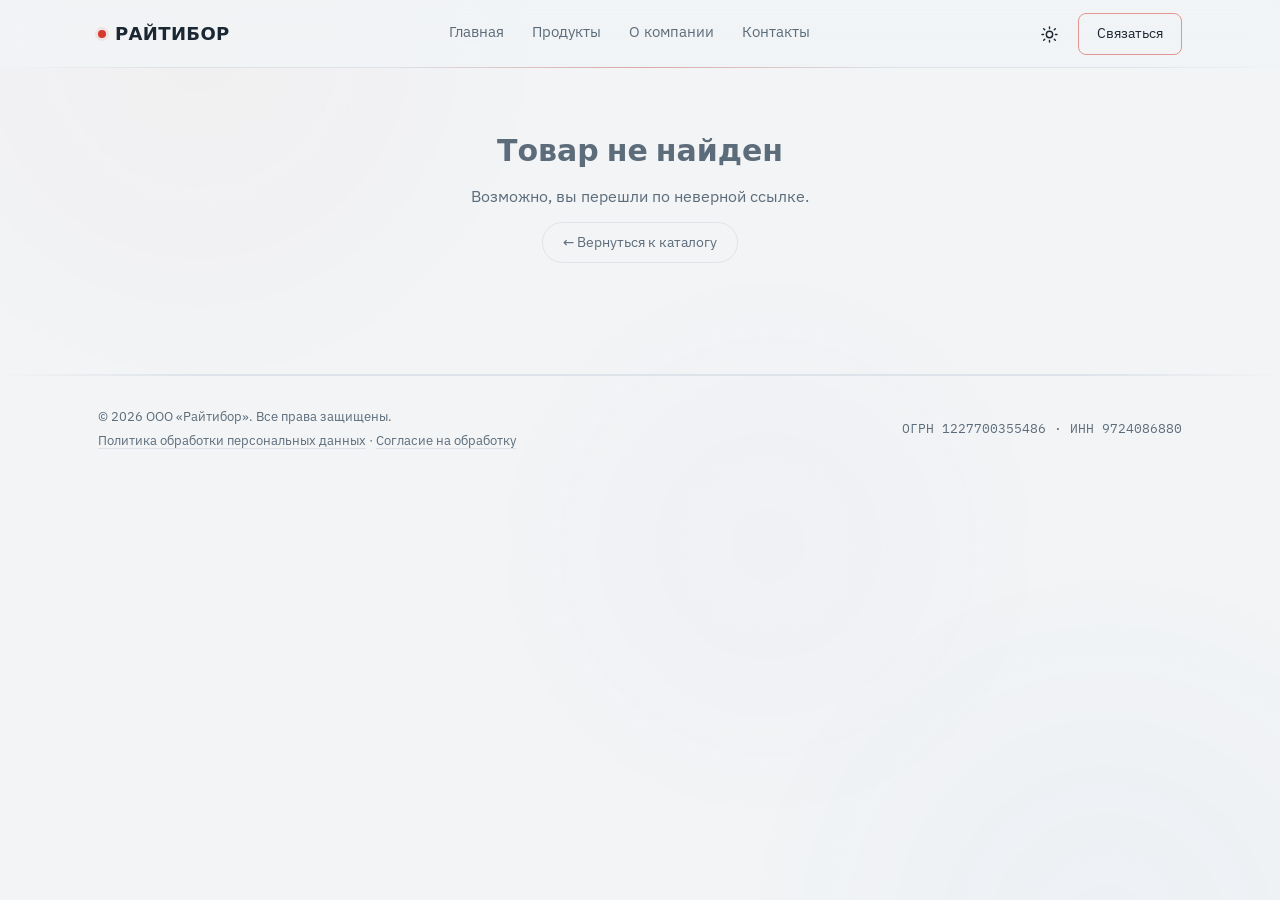
<file: product.html>
<!DOCTYPE html>
<html lang="ru">
<head>
  <meta charset="UTF-8">
  <meta name="viewport" content="width=device-width, initial-scale=1, viewport-fit=cover">
  <title>Детали товара — Райтибор</title>
  <meta name="description" content="Подробная информация о продукте компании Райтибор." id="meta-description">
  <link rel="canonical" href="product.html" id="canonical-link">
  <meta name="theme-color" content="#10151a">

  <meta property="og:type" content="product">
  <meta property="og:title" content="Детали товара — Райтибор" id="og-title">
  <meta property="og:description" content="Подробная информация о продукте компании Райтибор." id="og-description">
  <meta property="og:locale" content="ru_RU">
  <meta property="og:url" content="product.html" id="og-url">
  <link rel="icon" type="image/svg+xml" href="assets/favicon.svg?v=8">
  <link rel="icon" type="image/png" sizes="32x32" href="assets/favicon-32.png?v=8">
  <link rel="icon" type="image/png" sizes="16x16" href="assets/favicon-16.png?v=8">
  <link rel="apple-touch-icon" sizes="180x180" href="assets/favicon-180.png?v=9">
  <!-- Установка на телефон / рабочий стол (иконка, название, цвета) -->
  <link rel="manifest" href="manifest.webmanifest">
  <meta name="mobile-web-app-capable" content="yes">
  <meta name="apple-mobile-web-app-capable" content="yes">
  <meta name="apple-mobile-web-app-title" content="Райтибор">
  <meta name="apple-mobile-web-app-status-bar-style" content="black-translucent">
  <link rel="preload" href="assets/fonts/ibm-plex-sans-cyrillic-400-normal.woff2" as="font" type="font/woff2" crossorigin>
  <link rel="stylesheet" href="css/fonts.css">
  <meta name="color-scheme" content="dark light">
  <!-- До первой отрисовки: платформа (os-apple / os-android / os-desktop — для стиля «Liquid Glass» на iPhone и Mac),
       тема (без «вспышки» тёмной у пользователей светлой) и фаза фоновой анимации -->
  <script>(function(){var u=navigator.userAgent;document.documentElement.classList.add('os-'+(/iPhone|iPad|iPod|Macintosh/.test(u)?'apple':/Android/.test(u)?'android':'desktop'));if(!(/Safari/.test(u)&&!/Chrome|Chromium|CriOS|Edg|OPR|Firefox|FxiOS/.test(u)))document.documentElement.classList.add('can-zoom');try{var t=localStorage.getItem('theme');if(t==='light'||(t===null&&matchMedia('(prefers-color-scheme: light)').matches)){document.documentElement.classList.add('light-theme');}}catch(e){}document.documentElement.style.setProperty('--amb',-(Date.now()/1000%120).toFixed(2)+'s');})();</script>
  <!-- Плавный переход между страницами (Chrome/Edge 126+, Safari 18.2+): шапка «замирает» на месте,
       а у пришедшей страницы не повторяются входные анимации — без эффекта «перезагрузки» -->
  <script>(function(){var r=document.documentElement,K='vtNav';try{if(sessionStorage.getItem(K)){sessionStorage.removeItem(K);r.classList.add('vt-nav','vt-arrived');}}catch(x){}addEventListener('pageswap',function(e){if(!e.viewTransition)return;r.classList.add('vt-nav');try{sessionStorage.setItem(K,'1');}catch(x){}});addEventListener('pagereveal',function(e){if(!e.viewTransition){r.classList.remove('vt-nav');return;}r.classList.add('vt-nav');e.viewTransition.finished.finally(function(){r.classList.remove('vt-nav');});});addEventListener('pageshow',function(e){if(e.persisted){r.classList.remove('vt-nav');try{sessionStorage.removeItem(K);}catch(x){}try{var t=localStorage.getItem('theme');if(t)r.classList.toggle('light-theme',t==='light');}catch(x){}document.dispatchEvent(new Event('themesync'));}});})();</script>
  <link rel="stylesheet" href="css/style.css">
  <noscript><style>[data-reveal],img[data-fade]{opacity:1!important;transform:none!important;transition:none!important}</style></noscript>
  <script src="js/products-data.js" defer blocking="render"></script>
  <script src="js/script.js" defer blocking="render"></script>
</head>
<body>
  <div class="ambient" aria-hidden="true"><span></span><span></span><span></span></div>
  <a class="skip-link" href="#main">Перейти к содержимому</a>

  <div class="scroll-progress" id="scroll-progress" aria-hidden="true"></div>
  <header class="site-header" id="site-header">
    <div class="wrap nav">
      <a href="index.html" class="logo" aria-label="Райтибор — на главную">
        <span class="logo-dot" aria-hidden="true"></span>РАЙТИБОР
      </a>
      <nav class="nav-links" aria-label="Основная навигация">
        <a href="index.html">Главная</a>
        <a href="products.html">Продукты</a>
        <a href="about.html">О компании</a>
        <a href="index.html#contacts" data-scroll-contacts>Контакты</a>
      </nav>
      <div class="nav-right">
        <div class="nav-actions">
          <button type="button" class="theme-toggle" id="themeToggle" aria-label="Переключить тему" aria-pressed="false">
            <svg class="theme-icon" viewBox="0 0 24 24" aria-hidden="true">
              <path class="ti-moon" d="M21 12.79A9 9 0 1 1 11.21 3 7 7 0 0 0 21 12.79z"/>
              <g class="ti-sun"><circle cx="12" cy="12" r="4"/><path d="M12 2.5v2M12 19.5v2M4.6 4.6l1.4 1.4M18 18l1.4 1.4M2.5 12h2M19.5 12h2M4.6 19.4 6 18M18 6l1.4-1.4"/></g>
            </svg>
          </button>
          <a href="index.html#contacts" class="nav-cta" data-contact-open>Связаться</a>
        </div>
        <button type="button" class="burger" id="burger" aria-label="Открыть меню" aria-expanded="false" aria-controls="mobile-menu">
          <span></span><span></span><span></span>
        </button>
      </div>
    </div>
    <nav class="mobile-menu" id="mobile-menu" aria-label="Мобильная навигация" hidden>
      <a href="index.html">Главная</a>
      <a href="products.html">Продукты</a>
      <a href="about.html">О компании</a>
      <a href="index.html#contacts" data-scroll-contacts>Контакты</a>
    </nav>
  </header>

  <main id="main">
    <section id="product-detail" class="page-top">
      <div class="wrap">
        <div id="product-content"><noscript><p class="empty-note">Карточка товара загружается скриптом — включите JavaScript в браузере или позвоните нам: <a href="tel:+74952216622">+7&nbsp;495&nbsp;221&#8209;66&#8209;22</a>.</p></noscript>
          <!-- Контент вставляется через JS -->
        </div>
      </div>
    </section>
  </main>


  <footer class="site-footer">
    <div class="wrap footer-inner">
      <div class="footer-legal">
        <p class="fmuted">© <span id="year">2026</span> ООО «Райтибор». Все права защищены.</p>
        <p class="fmuted"><a href="privacy.html">Политика обработки персональных данных</a> · <a href="consent.html">Согласие на обработку</a></p>
      </div>
      <p class="fmuted mono">ОГРН 1227700355486 · ИНН 9724086880</p>
    </div>
  </footer>

  <button type="button" class="to-top" id="to-top" aria-label="Наверх страницы" hidden>
    <svg viewBox="0 0 24 24" fill="none" stroke="currentColor" stroke-width="2" aria-hidden="true"><path d="M12 19V5M5 12l7-7 7 7"/></svg>
  </button>

</body>
</html>
</file>
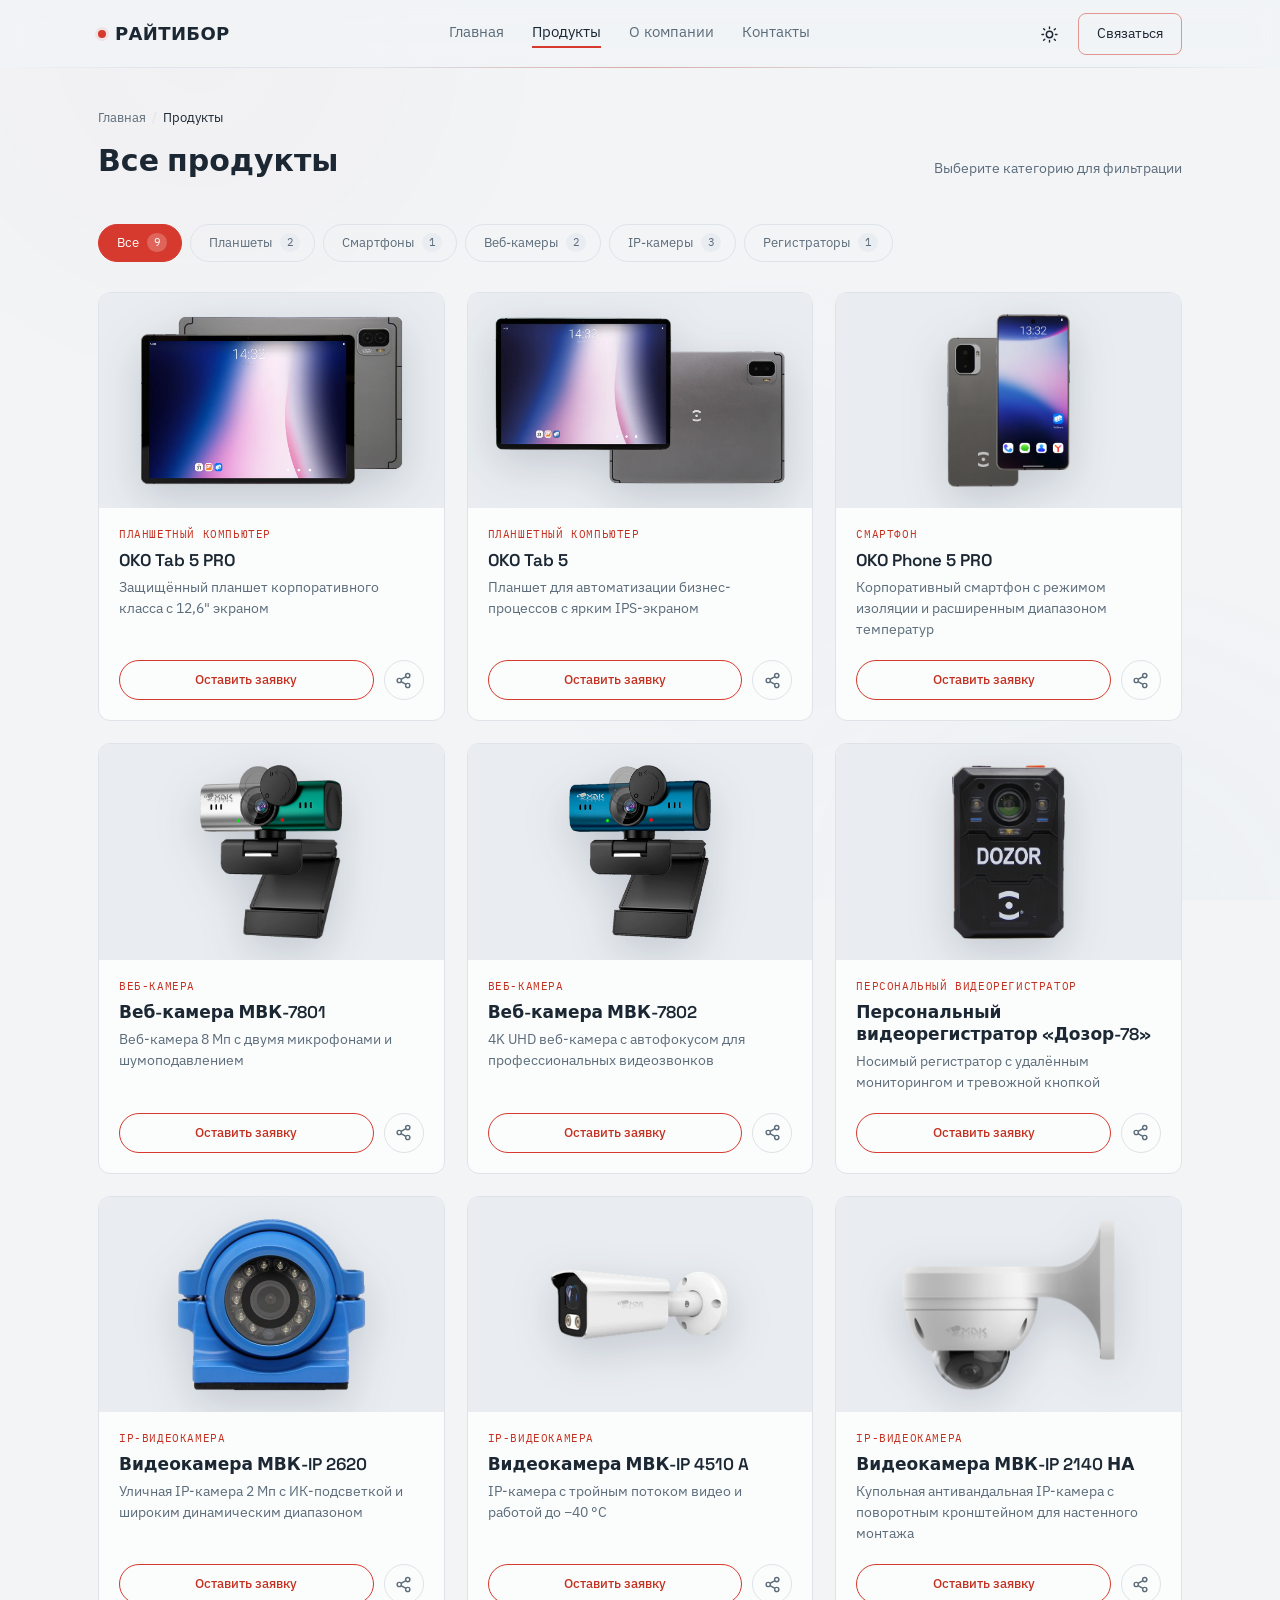
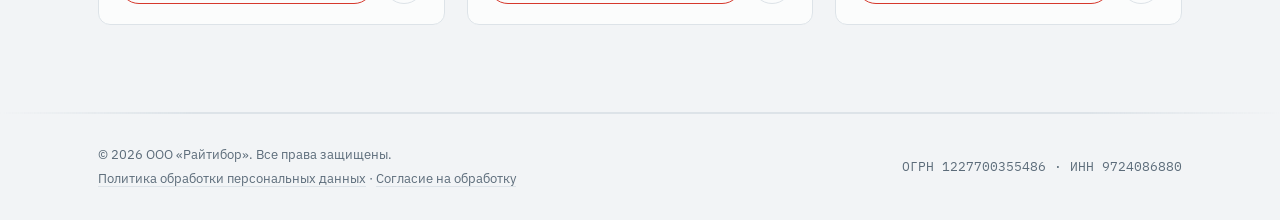
<file: products.html>
<!DOCTYPE html>
<html lang="ru">
<head>
  <meta charset="UTF-8">
  <meta name="viewport" content="width=device-width, initial-scale=1, viewport-fit=cover">
  <title>Продукты — Райтибор</title>
  <meta name="description" content="Продукция компании Райтибор: планшеты OKO Tab, смартфон OKO Phone, IP-видеокамеры, веб-камеры и персональный видеорегистратор «Дозор-78».">
  <link rel="canonical" href="products.html">
  <meta name="theme-color" content="#10151a">

  <meta property="og:type" content="website">
  <meta property="og:title" content="Продукты — Райтибор">
  <meta property="og:description" content="Продукция компании Райтибор: планшеты OKO Tab, смартфон OKO Phone, IP-видеокамеры, веб-камеры и персональный видеорегистратор «Дозор-78».">
  <meta property="og:locale" content="ru_RU">
  <meta property="og:url" content="products.html">
  <link rel="icon" type="image/svg+xml" href="assets/favicon.svg?v=8">
  <link rel="icon" type="image/png" sizes="32x32" href="assets/favicon-32.png?v=8">
  <link rel="icon" type="image/png" sizes="16x16" href="assets/favicon-16.png?v=8">
  <link rel="apple-touch-icon" sizes="180x180" href="assets/favicon-180.png?v=9">
  <!-- Установка на телефон / рабочий стол (иконка, название, цвета) -->
  <link rel="manifest" href="manifest.webmanifest">
  <meta name="mobile-web-app-capable" content="yes">
  <meta name="apple-mobile-web-app-capable" content="yes">
  <meta name="apple-mobile-web-app-title" content="Райтибор">
  <meta name="apple-mobile-web-app-status-bar-style" content="black-translucent">
  <link rel="preload" href="assets/fonts/ibm-plex-sans-cyrillic-400-normal.woff2" as="font" type="font/woff2" crossorigin>
  <link rel="stylesheet" href="css/fonts.css">
  <meta name="color-scheme" content="dark light">
  <!-- До первой отрисовки: платформа (os-apple / os-android / os-desktop — для стиля «Liquid Glass» на iPhone и Mac),
       тема (без «вспышки» тёмной у пользователей светлой) и фаза фоновой анимации -->
  <script>(function(){var u=navigator.userAgent;document.documentElement.classList.add('os-'+(/iPhone|iPad|iPod|Macintosh/.test(u)?'apple':/Android/.test(u)?'android':'desktop'));if(!(/Safari/.test(u)&&!/Chrome|Chromium|CriOS|Edg|OPR|Firefox|FxiOS/.test(u)))document.documentElement.classList.add('can-zoom');try{var t=localStorage.getItem('theme');if(t==='light'||(t===null&&matchMedia('(prefers-color-scheme: light)').matches)){document.documentElement.classList.add('light-theme');}}catch(e){}document.documentElement.style.setProperty('--amb',-(Date.now()/1000%120).toFixed(2)+'s');})();</script>
  <!-- Плавный переход между страницами (Chrome/Edge 126+, Safari 18.2+): шапка «замирает» на месте,
       а у пришедшей страницы не повторяются входные анимации — без эффекта «перезагрузки» -->
  <script>(function(){var r=document.documentElement,K='vtNav';try{if(sessionStorage.getItem(K)){sessionStorage.removeItem(K);r.classList.add('vt-nav','vt-arrived');}}catch(x){}addEventListener('pageswap',function(e){if(!e.viewTransition)return;r.classList.add('vt-nav');try{sessionStorage.setItem(K,'1');}catch(x){}});addEventListener('pagereveal',function(e){if(!e.viewTransition){r.classList.remove('vt-nav');return;}r.classList.add('vt-nav');e.viewTransition.finished.finally(function(){r.classList.remove('vt-nav');});});addEventListener('pageshow',function(e){if(e.persisted){r.classList.remove('vt-nav');try{sessionStorage.removeItem(K);}catch(x){}try{var t=localStorage.getItem('theme');if(t)r.classList.toggle('light-theme',t==='light');}catch(x){}document.dispatchEvent(new Event('themesync'));}});})();</script>
  <link rel="stylesheet" href="css/style.css">
  <noscript><style>[data-reveal],img[data-fade]{opacity:1!important;transform:none!important;transition:none!important}</style></noscript>
  <script src="js/products-data.js" defer blocking="render"></script>
  <script src="js/script.js" defer blocking="render"></script>
</head>
<body>
  <div class="ambient" aria-hidden="true"><span></span><span></span><span></span></div>
  <a class="skip-link" href="#main">Перейти к содержимому</a>

  <div class="scroll-progress" id="scroll-progress" aria-hidden="true"></div>
  <header class="site-header" id="site-header">
    <div class="wrap nav">
      <a href="index.html" class="logo" aria-label="Райтибор — на главную">
        <span class="logo-dot" aria-hidden="true"></span>РАЙТИБОР
      </a>
      <nav class="nav-links" aria-label="Основная навигация">
        <a href="index.html">Главная</a>
        <a href="products.html" class="is-active">Продукты</a>
        <a href="about.html">О компании</a>
        <a href="index.html#contacts" data-scroll-contacts>Контакты</a>
      </nav>
      <div class="nav-right">
        <div class="nav-actions">
          <button type="button" class="theme-toggle" id="themeToggle" aria-label="Переключить тему" aria-pressed="false">
            <svg class="theme-icon" viewBox="0 0 24 24" aria-hidden="true">
              <path class="ti-moon" d="M21 12.79A9 9 0 1 1 11.21 3 7 7 0 0 0 21 12.79z"/>
              <g class="ti-sun"><circle cx="12" cy="12" r="4"/><path d="M12 2.5v2M12 19.5v2M4.6 4.6l1.4 1.4M18 18l1.4 1.4M2.5 12h2M19.5 12h2M4.6 19.4 6 18M18 6l1.4-1.4"/></g>
            </svg>
          </button>
          <a href="index.html#contacts" class="nav-cta" data-contact-open>Связаться</a>
        </div>
        <button type="button" class="burger" id="burger" aria-label="Открыть меню" aria-expanded="false" aria-controls="mobile-menu">
          <span></span><span></span><span></span>
        </button>
      </div>
    </div>
    <nav class="mobile-menu" id="mobile-menu" aria-label="Мобильная навигация" hidden>
      <a href="index.html">Главная</a>
      <a href="products.html">Продукты</a>
      <a href="about.html">О компании</a>
      <a href="index.html#contacts" data-scroll-contacts>Контакты</a>
    </nav>
  </header>

  <main id="main">
    <section id="products-page" class="page-top">
      <div class="wrap">
        <nav class="breadcrumbs" aria-label="Хлебные крошки">
          <a href="index.html">Главная</a>
          <span class="crumb-sep" aria-hidden="true">/</span>
          <span class="crumb-current" aria-current="page">Продукты</span>
        </nav>
        <div class="section-head">
          <h1>Все продукты</h1>
          <p class="tag">Выберите категорию для фильтрации</p>
        </div>

        <div id="recently-viewed"></div>

        <div class="filter-bar" data-reveal id="filter-bar">
          <!-- Кнопки фильтра генерируются из PRODUCT_CATEGORIES в script.js -->
        </div>

        <h2 class="visually-hidden">Список товаров</h2>

        <div class="product-grid" id="product-grid" data-reveal><noscript><p class="empty-note">Каталог загружается скриптом — включите JavaScript в браузере или позвоните нам: <a href="tel:+74952216622">+7&nbsp;495&nbsp;221&#8209;66&#8209;22</a>.</p></noscript>
          <!-- Карточки вставляются через JS -->
        </div>
      </div>
    </section>
  </main>


  <footer class="site-footer">
    <div class="wrap footer-inner">
      <div class="footer-legal">
        <p class="fmuted">© <span id="year">2026</span> ООО «Райтибор». Все права защищены.</p>
        <p class="fmuted"><a href="privacy.html">Политика обработки персональных данных</a> · <a href="consent.html">Согласие на обработку</a></p>
      </div>
      <p class="fmuted mono">ОГРН 1227700355486 · ИНН 9724086880</p>
    </div>
  </footer>

  <button type="button" class="to-top" id="to-top" aria-label="Наверх страницы" hidden>
    <svg viewBox="0 0 24 24" fill="none" stroke="currentColor" stroke-width="2" aria-hidden="true"><path d="M12 19V5M5 12l7-7 7 7"/></svg>
  </button>

</body>
</html>
</file>
<file: css/fonts.css>
/* Шрифты размещены на сайте локально (без запросов к серверам Google):
   быстрее загрузка и нет передачи IP-адресов посетителей третьим лицам. */
@font-face { font-family: 'IBM Plex Sans'; font-style: normal; font-display: swap; font-weight: 400; src: url(../assets/fonts/ibm-plex-sans-cyrillic-400-normal.woff2) format('woff2'); unicode-range: U+0301,U+0400-045F,U+0490-0491,U+04B0-04B1,U+2116; }
@font-face { font-family: 'IBM Plex Sans'; font-style: normal; font-display: swap; font-weight: 400; src: url(../assets/fonts/ibm-plex-sans-latin-400-normal.woff2) format('woff2'); unicode-range: U+0000-00FF,U+0131,U+0152-0153,U+02BB-02BC,U+02C6,U+02DA,U+02DC,U+0304,U+0308,U+0329,U+2000-206F,U+20AC,U+2122,U+2191,U+2193,U+2212,U+2215,U+FEFF,U+FFFD; }
@font-face { font-family: 'IBM Plex Sans'; font-style: normal; font-display: swap; font-weight: 500; src: url(../assets/fonts/ibm-plex-sans-cyrillic-500-normal.woff2) format('woff2'); unicode-range: U+0301,U+0400-045F,U+0490-0491,U+04B0-04B1,U+2116; }
@font-face { font-family: 'IBM Plex Sans'; font-style: normal; font-display: swap; font-weight: 500; src: url(../assets/fonts/ibm-plex-sans-latin-500-normal.woff2) format('woff2'); unicode-range: U+0000-00FF,U+0131,U+0152-0153,U+02BB-02BC,U+02C6,U+02DA,U+02DC,U+0304,U+0308,U+0329,U+2000-206F,U+20AC,U+2122,U+2191,U+2193,U+2212,U+2215,U+FEFF,U+FFFD; }
@font-face { font-family: 'IBM Plex Sans'; font-style: normal; font-display: swap; font-weight: 600; src: url(../assets/fonts/ibm-plex-sans-cyrillic-600-normal.woff2) format('woff2'); unicode-range: U+0301,U+0400-045F,U+0490-0491,U+04B0-04B1,U+2116; }
@font-face { font-family: 'IBM Plex Sans'; font-style: normal; font-display: swap; font-weight: 600; src: url(../assets/fonts/ibm-plex-sans-latin-600-normal.woff2) format('woff2'); unicode-range: U+0000-00FF,U+0131,U+0152-0153,U+02BB-02BC,U+02C6,U+02DA,U+02DC,U+0304,U+0308,U+0329,U+2000-206F,U+20AC,U+2122,U+2191,U+2193,U+2212,U+2215,U+FEFF,U+FFFD; }
@font-face { font-family: 'IBM Plex Mono'; font-style: normal; font-display: swap; font-weight: 400; src: url(../assets/fonts/ibm-plex-mono-cyrillic-400-normal.woff2) format('woff2'); unicode-range: U+0301,U+0400-045F,U+0490-0491,U+04B0-04B1,U+2116; }
@font-face { font-family: 'IBM Plex Mono'; font-style: normal; font-display: swap; font-weight: 400; src: url(../assets/fonts/ibm-plex-mono-latin-400-normal.woff2) format('woff2'); unicode-range: U+0000-00FF,U+0131,U+0152-0153,U+02BB-02BC,U+02C6,U+02DA,U+02DC,U+0304,U+0308,U+0329,U+2000-206F,U+20AC,U+2122,U+2191,U+2193,U+2212,U+2215,U+FEFF,U+FFFD; }
@font-face { font-family: 'IBM Plex Mono'; font-style: normal; font-display: swap; font-weight: 500; src: url(../assets/fonts/ibm-plex-mono-cyrillic-500-normal.woff2) format('woff2'); unicode-range: U+0301,U+0400-045F,U+0490-0491,U+04B0-04B1,U+2116; }
@font-face { font-family: 'IBM Plex Mono'; font-style: normal; font-display: swap; font-weight: 500; src: url(../assets/fonts/ibm-plex-mono-latin-500-normal.woff2) format('woff2'); unicode-range: U+0000-00FF,U+0131,U+0152-0153,U+02BB-02BC,U+02C6,U+02DA,U+02DC,U+0304,U+0308,U+0329,U+2000-206F,U+20AC,U+2122,U+2191,U+2193,U+2212,U+2215,U+FEFF,U+FFFD; }
@font-face { font-family: 'Space Grotesk'; font-style: normal; font-display: swap; font-weight: 500; src: url(../assets/fonts/space-grotesk-latin-500-normal.woff2) format('woff2'); unicode-range: U+0000-00FF,U+0131,U+0152-0153,U+02BB-02BC,U+02C6,U+02DA,U+02DC,U+0304,U+0308,U+0329,U+2000-206F,U+20AC,U+2122,U+2191,U+2193,U+2212,U+2215,U+FEFF,U+FFFD; }
@font-face { font-family: 'Space Grotesk'; font-style: normal; font-display: swap; font-weight: 600; src: url(../assets/fonts/space-grotesk-latin-600-normal.woff2) format('woff2'); unicode-range: U+0000-00FF,U+0131,U+0152-0153,U+02BB-02BC,U+02C6,U+02DA,U+02DC,U+0304,U+0308,U+0329,U+2000-206F,U+20AC,U+2122,U+2191,U+2193,U+2212,U+2215,U+FEFF,U+FFFD; }
@font-face { font-family: 'Space Grotesk'; font-style: normal; font-display: swap; font-weight: 700; src: url(../assets/fonts/space-grotesk-latin-700-normal.woff2) format('woff2'); unicode-range: U+0000-00FF,U+0131,U+0152-0153,U+02BB-02BC,U+02C6,U+02DA,U+02DC,U+0304,U+0308,U+0329,U+2000-206F,U+20AC,U+2122,U+2191,U+2193,U+2212,U+2215,U+FEFF,U+FFFD; }
</file>
<file: css/style.css>
/* =========================================================
   Райтибор — стили сайта
   Mobile-first, тёмная и светлая темы, доступность,
   анимации отключаются при prefers-reduced-motion.

    1. Сброс и базовые настройки     10. Каталог и карточки
    2. Дизайн-токены и темы          11. Страница товара
    3. Переход между темами          12. Контакты на главной
    4. Типографика, общие элементы   13. Формы
    5. Шапка и навигация             14. Модальные окна
    6. Кнопки                        15. Подвал, «наверх», уведомления
    7. Hero и витрина                16. Появление при прокрутке
    8. Секции, «О компании»          17. Анимация фильтра каталога
    9. Направления, принципы
   ========================================================= */

/* ---------- 1. Сброс и базовые настройки ---------- */
*, *::before, *::after { box-sizing: border-box; }
* { margin: 0; padding: 0; }
html { -webkit-text-size-adjust: 100%; text-size-adjust: 100%; scroll-behavior: smooth; }
img, svg { display: block; max-width: 100%; }
button, input, textarea { font: inherit; color: inherit; }
button { cursor: pointer; background: none; border: none; }
a { color: inherit; text-decoration: none; }
ul { list-style: none; }
dd { margin: 0; }

@supports (scroll-padding-top: 1px) {
  html { scroll-padding-top: calc(var(--header-h) + 14px); }
}

@media (prefers-reduced-motion: reduce) {
  html { scroll-behavior: auto; }
  *, *::before, *::after {
    animation-duration: 0.01ms !important;
    animation-iteration-count: 1 !important;
    transition-duration: 0.01ms !important;
  }
}

/* ---------- 2. Дизайн-токены и темы ---------- */
:root {
  --bg: #10151a;
  --bg-panel: #171f27;
  --bg-panel-2: #1c252e;
  --line: #2a343d;
  --text: #e9edf0;
  --muted: #8fa0ab;
  --accent: #e1483d;
  --accent-hover: #c73c31;
  --accent-dim: #6e2621;
  --accent-soft: rgba(225, 72, 61, 0.12);
  --accent-text: #f0645a; /* акцент для мелкого текста: контраст ≥ 4,5:1 на всех тёмных поверхностях */
  --accent-rgb: 225, 72, 61;
  --steel: #4a6572;
  --steel-rgb: 74, 101, 114;
  --grid-rgb: 255, 255, 255;
  --success: #34b36b;
  --focus: #6fb7ff;
  --shadow: rgba(0, 0, 0, 0.28);
  --overlay: rgba(8, 11, 14, 0.62);
  --img-shadow: drop-shadow(0 16px 26px rgba(0, 0, 0, .32));

  --font-head: 'Space Grotesk', system-ui, -apple-system, 'Segoe UI', sans-serif;
  --font-body: 'IBM Plex Sans', system-ui, -apple-system, 'Segoe UI', Arial, sans-serif;
  --font-mono: 'IBM Plex Mono', 'Consolas', monospace;

  --header-h: 68px;
  --radius: 4px;
  --radius-lg: 12px;
  --wrap-max: 1140px;
  --wrap-pad: clamp(20px, 5vw, 28px);

  --ease-out: cubic-bezier(0.2, 0, 0, 1);
  --ease-spring: cubic-bezier(0.34, 1.56, 0.64, 1);
  --t-fast: 0.15s ease;
  --t-base: 0.25s var(--ease-out);

  color-scheme: dark;
}

/* Светлая тема: вместо чистого белого — едва тонированные поверхности,
   чтобы тема не «резала глаза» и оставалась контрастной */
:root.light-theme {
  --bg: #f2f4f6;
  --bg-panel: #fbfcfc;
  --bg-panel-2: #e9edf1;
  --line: #dde3e8;
  --text: #1b2733;
  --muted: #5c6c7a;
  --accent: #d6392d;
  --accent-hover: #b52f25;
  --accent-dim: #f0c3be;
  --accent-soft: rgba(214, 57, 45, 0.09);
  --accent-text: #c4301f; /* контраст ≥ 4,5:1 на всех светлых поверхностях */
  --accent-rgb: 214, 57, 45;
  --steel: #7c8b99;
  --steel-rgb: 124, 139, 153;
  --grid-rgb: 20, 30, 40;
  --success: #238a4f;
  --focus: #1f6fd6;
  --shadow: rgba(30, 41, 59, 0.10);
  --overlay: rgba(27, 39, 51, 0.35);
  --img-shadow: drop-shadow(0 14px 22px rgba(30, 41, 59, .18));
  color-scheme: light;
}

body {
  background: var(--bg);
  color: var(--text);
  font-family: var(--font-body);
  line-height: 1.55;
  -webkit-font-smoothing: antialiased;
  -moz-osx-font-smoothing: grayscale;
  overflow-x: hidden;
}
main { animation: pageIn .5s var(--ease-out) both; }
@keyframes pageIn { from { opacity: 0; } to { opacity: 1; } }

/* Плавный переход между страницами (View Transitions для навигации:
   Chrome/Edge 126+, Safari 18.2+; остальные открывают страницу как обычно).
   Класс .vt-nav ставит inline-скрипт в <head> только на время перехода:
   шапка «замирает» на месте, старая страница мягко уходит вверх,
   новая проявляется снизу. Постоянное имя у шапки мешало бы круговому
   переходу темы, поэтому оно есть только во время навигации. */
@view-transition { navigation: auto; }
.vt-nav .site-header { view-transition-name: site-header; }
.vt-nav .scroll-progress { view-transition-name: scroll-progress; }
/* У страницы, открытой через плавный переход, входные анимации не
   повторяются (класс .vt-arrived не снимается до следующей загрузки):
   иначе после перехода содержимое «моргало» бы, как при перезагрузке */
.vt-arrived main,
.vt-arrived .site-header,
.vt-arrived .site-header .logo,
.vt-arrived .site-header .nav-links a,
.vt-arrived .site-header .nav-right { animation: none; }
.vt-arrived img[data-fade] { opacity: 1; transform: none; transition: none; }
.vt-nav::view-transition-old(root) { animation: navOut .22s cubic-bezier(.4, 0, 1, 1) both; }
.vt-nav::view-transition-new(root) { animation: navIn .5s var(--ease-out) .17s both; }
.vt-nav::view-transition-group(site-header),
.vt-nav::view-transition-group(scroll-progress) { animation-duration: .4s; }
@keyframes navOut { to { opacity: 0; transform: translateY(-10px); } }
@keyframes navIn { from { opacity: 0; transform: translateY(14px); } }

/* Фон всей страницы: три мягких цветовых облака медленно и независимо
   дрейфуют из стороны в сторону с лёгким «дыханием» масштаба. Анимируется
   только transform (работа видеокарты, прокрутку не нагружает). Фаза
   берётся от текущего времени — при переходе между страницами облака
   продолжают движение с того же места. */
.ambient { position: fixed; inset: 0; z-index: -1; overflow: hidden; pointer-events: none; }
.ambient span {
  --a: .1;
  position: absolute; width: 75vmax; height: 75vmax; border-radius: 50%;
  /* плавный спад яркости к краю (без заметной «кромки» облака) */
  background: radial-gradient(circle,
    rgba(var(--rgb), var(--a)) 0%,
    rgba(var(--rgb), calc(var(--a) * .78)) 14%,
    rgba(var(--rgb), calc(var(--a) * .5)) 28%,
    rgba(var(--rgb), calc(var(--a) * .24)) 42%,
    rgba(var(--rgb), calc(var(--a) * .07)) 55%,
    rgba(var(--rgb), 0) 68%);
  will-change: transform;
  animation: 1s ease-in-out var(--amb, 0s) infinite alternate;
}
.ambient span:nth-child(1) { --rgb: var(--accent-rgb); --a: .03; top: -34vmax; left: -22vmax; animation-name: amb1; animation-duration: 14s; }
.ambient span:nth-child(2) { --rgb: 70, 110, 150; --a: .045; bottom: -40vmax; right: -24vmax; animation-name: amb2; animation-duration: 18s; }
.ambient span:nth-child(3) { --rgb: 110, 96, 200; --a: .026; top: 18vh; left: 30vw; width: 60vmax; height: 60vmax; animation-name: amb3; animation-duration: 23s; }
.light-theme .ambient span:nth-child(1) { --a: .02; }
.light-theme .ambient span:nth-child(2) { --rgb: 90, 140, 200; --a: .028; }
.light-theme .ambient span:nth-child(3) { --rgb: 150, 120, 220; --a: .02; }
@keyframes amb1 { from { transform: translate3d(0, 0, 0) scale(1); } to { transform: translate3d(38vw, 12vh, 0) scale(1.18); } }
@keyframes amb2 { from { transform: translate3d(0, 0, 0) scale(1.1); } to { transform: translate3d(-40vw, -10vh, 0) scale(.92); } }
@keyframes amb3 { from { transform: translate3d(-22vw, 6vh, 0) scale(.9); } to { transform: translate3d(24vw, -14vh, 0) scale(1.12); } }

/* ---------- 3. Переход между темами ----------
   Основной вариант — View Transitions API: новая тема «разливается»
   мягким кругом от кнопки (маска с растушёвкой, анимация — в script.js).
   Пока идёт снимок, CSS-переходы выключены: новая тема рисуется сразу
   начисто, без второго «перетекания» цветов внутри круга.
   Запасной вариант (Firefox) — класс .theme-fade: всем элементам на
   0,8 с включается плавный переход цветов. */
.theme-vt::view-transition-old(root),
.theme-vt::view-transition-new(root) {
  animation: none;
  mix-blend-mode: normal;
}
.theme-vt::view-transition-old(root) { z-index: 1; }
.theme-vt::view-transition-new(root) { z-index: 2; }
.theme-vt *:not(.theme-icon):not(.theme-icon *),
.theme-vt *::before,
.theme-vt *::after { transition: none !important; }

.theme-fade *,
.theme-fade *::before,
.theme-fade *::after {
  transition: background-color .7s ease, color .7s ease, border-color .7s ease,
              fill .7s ease, stroke .7s ease, box-shadow .7s ease !important;
  transition-delay: 0s !important;
}
.theme-fade body { transition: background-color .7s ease, color .7s ease; }

/* ---------- 4. Типографика и общие элементы ---------- */
html { scrollbar-width: thin; scrollbar-color: color-mix(in srgb, var(--steel) 55%, transparent) transparent; }
::-webkit-scrollbar { width: 10px; height: 10px; }
::-webkit-scrollbar-track { background: transparent; }
::-webkit-scrollbar-thumb { background: color-mix(in srgb, var(--steel) 45%, transparent); border-radius: 10px; border: 3px solid var(--bg); }
::-webkit-scrollbar-thumb:hover { background: var(--steel); }
h1, h2, h3, h4, .logo { font-family: var(--font-head); }
h2, .section-head h1 { font-size: clamp(24px, 3.6vw, 30px); font-weight: 600; line-height: 1.25; }
h3 { font-weight: 600; }
p { color: var(--muted); }

:focus-visible { outline: 2px solid var(--focus); outline-offset: 2px; border-radius: 2px; }
:focus:not(:focus-visible) { outline: none; }
::selection { background: rgba(var(--accent-rgb), .28); }

.wrap {
  max-width: var(--wrap-max); margin-inline: auto;
  padding-left: max(var(--wrap-pad), env(safe-area-inset-left));
  padding-right: max(var(--wrap-pad), env(safe-area-inset-right));
}
.wrap--narrow { max-width: 760px; }
.page-top { padding-top: 40px !important; }
.mono { font-family: var(--font-mono); }
/* Текст только для экранных дикторов */
.visually-hidden { position: absolute !important; width: 1px; height: 1px; padding: 0; margin: -1px; overflow: hidden; clip: rect(0 0 0 0); white-space: nowrap; border: 0; }

.skip-link {
  position: absolute; left: 12px; top: -60px; z-index: 300;
  background: var(--accent); color: #fff; padding: 10px 16px; border-radius: var(--radius);
  transition: top .2s ease;
}
.skip-link:focus { top: 12px; }

.eyebrow {
  color: var(--accent-text); font-size: 13px; font-family: var(--font-mono);
  margin-bottom: 16px; display: flex; align-items: center; gap: 8px;
}
.rec { width: 7px; height: 7px; border-radius: 50%; background: var(--accent); animation: pulse 1.8s infinite; flex-shrink: 0; }
@keyframes pulse { 0%, 100% { opacity: 1; } 50% { opacity: .25; } }

/* ---------- 5. Шапка и навигация ---------- */
.scroll-progress {
  position: fixed; top: 0; left: 0; z-index: 200; height: 2.5px; width: 100%;
  background: linear-gradient(90deg, var(--accent) 0%, rgba(var(--accent-rgb), .55) 55%, var(--steel) 100%);
  transform: scaleX(0); transform-origin: left center;
  pointer-events: none; will-change: transform;
}
.site-header {
  position: sticky; top: 0; z-index: 100;
  background: color-mix(in srgb, var(--bg) 86%, transparent);
  -webkit-backdrop-filter: blur(10px) saturate(1.2);
  backdrop-filter: blur(10px) saturate(1.2);
  transition: box-shadow var(--t-base), background-color .45s ease;
  animation: headerIn .7s cubic-bezier(.16, 1, .3, 1) both;
}
/* Во время кругового перехода темы браузер показывает «снимки» страницы,
   и в них размытие под шапкой (backdrop-filter) может не отрисоваться —
   содержимое под шапкой на секунду становилось чётким. На это время шапка
   делается почти непрозрачной, после — плавно возвращается к матовой. */
html.theme-vt .site-header { background: color-mix(in srgb, var(--bg) 97%, transparent); }
.site-header .logo,
.site-header .nav-links a,
.site-header .nav-right { animation: headerItemIn .6s cubic-bezier(.16, 1, .3, 1) both; }
.site-header .logo { animation-delay: .12s; }
.site-header .nav-links a:nth-child(1) { animation-delay: .18s; }
.site-header .nav-links a:nth-child(2) { animation-delay: .22s; }
.site-header .nav-links a:nth-child(3) { animation-delay: .26s; }
.site-header .nav-links a:nth-child(4) { animation-delay: .30s; }
.site-header .nav-right { animation-delay: .34s; }
@keyframes headerIn { from { transform: translateY(-100%); opacity: 0; } to { transform: none; opacity: 1; } }
@keyframes headerItemIn { from { transform: translateY(-8px); opacity: 0; } to { transform: none; opacity: 1; } }

@supports not (background: color-mix(in srgb, red, blue)) {
  .site-header { background: rgba(16, 21, 26, .9); }
  .light-theme .site-header { background: rgba(242, 244, 246, .92); }
}
.site-header.is-scrolled { box-shadow: 0 8px 24px var(--shadow); }
/* Нижняя граница шапки: тонкая линия, растворяющаяся к краям,
   с едва заметным акцентным отблеском в центре */
.site-header::after {
  content: ''; position: absolute; left: 0; right: 0; bottom: 0; height: 1px; pointer-events: none;
  background:
    linear-gradient(90deg, transparent, rgba(var(--accent-rgb), .35) 50%, transparent) center / 40% 100% no-repeat,
    linear-gradient(90deg, transparent, var(--line) 12%, var(--line) 88%, transparent);
}

.nav { display: flex; align-items: center; justify-content: space-between; height: var(--header-h); gap: 16px; }

.logo { font-size: 18px; font-weight: 700; letter-spacing: .02em; display: flex; align-items: center; gap: 9px; white-space: nowrap; }
.logo-dot {
  width: 8px; height: 8px; border-radius: 50%; flex-shrink: 0;
  background: var(--accent); box-shadow: 0 0 0 3px var(--accent-soft);
  transition: box-shadow var(--t-base), transform var(--t-base);
}
.logo:hover .logo-dot { box-shadow: 0 0 0 5px var(--accent-soft), 0 0 12px 2px var(--accent); transform: scale(1.15); }

.nav-links { display: none; gap: 28px; font-size: 14.5px; color: var(--muted); }
.nav-links a { position: relative; padding-bottom: 4px; transition: color var(--t-fast); }
.nav-links a::after {
  content: ''; position: absolute; left: 0; right: 0; bottom: -1px; height: 2px;
  background: var(--accent); transform: scaleX(0); transform-origin: left;
  transition: transform .3s var(--ease-out);
}
.nav-links a:hover, .nav-links a.is-active { color: var(--text); }
.nav-links a:hover::after, .nav-links a.is-active::after { transform: scaleX(1); }

.nav-right, .nav-actions { display: flex; align-items: center; gap: 10px; }

/* Переключатель темы: луна и солнце в одном SVG, смена — вращением */
.theme-toggle {
  display: flex; align-items: center; justify-content: center;
  width: 38px; height: 38px; border-radius: 50%; color: var(--text);
  transition: background-color var(--t-fast);
}
.theme-toggle:hover { background: var(--bg-panel); }
.theme-icon { width: 19px; height: 19px; overflow: visible; fill: none; stroke: currentColor; stroke-width: 1.8; stroke-linecap: round; stroke-linejoin: round; }
.ti-moon, .ti-sun {
  transform-box: view-box; transform-origin: 12px 12px;
  transition: transform .7s cubic-bezier(.65, 0, .35, 1), opacity .45s ease;
}
.ti-sun { opacity: 0; transform: rotate(-120deg) scale(.4); }
.light-theme .ti-sun { opacity: 1; transform: rotate(0) scale(1); }
.light-theme .ti-moon { opacity: 0; transform: rotate(120deg) scale(.4); }

/* «Связаться»: только акцентная обводка. При наведении по рамке
   пробегает световая дуга, текст окрашивается, появляется мягкое свечение */
@property --cta-angle { syntax: '<angle>'; inherits: false; initial-value: 0deg; }
.nav-cta {
  position: relative; isolation: isolate;
  display: none; font-size: 14px; padding: 9px 18px; white-space: nowrap;
  border: 1px solid rgba(var(--accent-rgb), .5); border-radius: 8px;
  transition: border-color .35s ease, color .3s ease, box-shadow .4s ease;
}
.nav-cta::before {
  content: ''; position: absolute; inset: -1px; border-radius: inherit; padding: 1px; pointer-events: none;
  background: conic-gradient(from var(--cta-angle), transparent 0 66%, rgba(var(--accent-rgb), .12) 74%, rgba(var(--accent-rgb), .75) 88%, transparent 100%);
  -webkit-mask: linear-gradient(#000 0 0) content-box, linear-gradient(#000 0 0);
  -webkit-mask-composite: xor;
  mask: linear-gradient(#000 0 0) content-box exclude, linear-gradient(#000 0 0);
  opacity: 0; transition: opacity .35s ease;
}
.nav-cta:hover { color: var(--accent-text); border-color: rgba(var(--accent-rgb), .3); box-shadow: 0 0 0 3px rgba(var(--accent-rgb), .06), 0 6px 16px rgba(var(--accent-rgb), .08); }
.nav-cta:hover::before { opacity: .8; animation: ctaSpin 3.2s linear infinite; }
.nav-cta:active { transform: translateY(1px); }
@keyframes ctaSpin { to { --cta-angle: 360deg; } }

.burger { display: flex; flex-direction: column; justify-content: center; gap: 5px; width: 40px; height: 40px; flex-shrink: 0; }
.burger span { width: 22px; height: 2px; margin-inline: auto; background: var(--text); transition: transform .3s var(--ease-out), opacity .2s ease; }
.burger[aria-expanded="true"] span:nth-child(1) { transform: translateY(7px) rotate(45deg); }
.burger[aria-expanded="true"] span:nth-child(2) { opacity: 0; }
.burger[aria-expanded="true"] span:nth-child(3) { transform: translateY(-7px) rotate(-45deg); }

.mobile-menu { display: flex; flex-direction: column; border-top: 1px solid var(--line); background: var(--bg); overflow: hidden; }
.mobile-menu[hidden] { display: none; }
.mobile-menu:not([hidden]) { animation: menuIn .32s var(--ease-out); }
.mobile-menu.is-closing { animation: menuOut .22s ease forwards; }
.mobile-menu a {
  padding: 15px var(--wrap-pad); border-bottom: 1px solid var(--line); color: var(--muted); font-size: 15px;
  transition: color var(--t-fast), background-color var(--t-fast);
}
.mobile-menu:not([hidden]) a { animation: menuItemIn .4s var(--ease-out) both; }
.mobile-menu a:nth-child(2) { animation-delay: .04s; }
.mobile-menu a:nth-child(3) { animation-delay: .08s; }
.mobile-menu a:nth-child(4) { animation-delay: .12s; }
.mobile-menu a:hover { color: var(--text); background: var(--bg-panel); }
@keyframes menuIn { from { opacity: 0; transform: translateY(-8px); } to { opacity: 1; transform: none; } }
@keyframes menuOut { to { opacity: 0; transform: translateY(-8px); } }
@keyframes menuItemIn { from { opacity: 0; transform: translateX(-10px); } to { opacity: 1; transform: none; } }

@media (min-width: 860px) {
  .nav-links { display: flex; }
  .nav-cta { display: inline-block; }
  .burger, .mobile-menu { display: none !important; }
}
@media (max-width: 380px) {
  .nav { gap: 10px; }
  .logo { font-size: 16px; }
}

/* ---------- 6. Кнопки ---------- */
.btn {
  --bx: 0px; --by: 0px;
  position: relative; overflow: hidden; isolation: isolate;
  display: inline-flex; align-items: center; justify-content: center; gap: 8px;
  padding: 13px 24px; font-size: 14.5px; border-radius: var(--radius);
  transform: translate(var(--bx), var(--by));
  transition: background-color var(--t-fast), border-color var(--t-fast), color var(--t-fast),
              box-shadow var(--t-base), transform .2s var(--ease-out);
}
.btn:active { transform: translate(var(--bx), calc(var(--by) + 1px)) scale(.98); }
.btn-primary { background: var(--accent); color: #fff; box-shadow: 0 2px 10px var(--accent-soft); }
.btn-primary:hover { background: var(--accent-hover); box-shadow: 0 8px 24px rgba(var(--accent-rgb), .28); }
.btn-ghost { border: 1px solid var(--line); }
.btn-ghost:hover { border-color: var(--steel); background: var(--bg-panel); }

/* Блик, пробегающий по основной кнопке при наведении */
.btn-primary::after {
  content: ''; position: absolute; inset: 0 auto 0 -75%; width: 40%; z-index: -1;
  background: linear-gradient(115deg, transparent, rgba(255, 255, 255, .35), transparent);
  transform: skewX(-20deg); pointer-events: none;
}
@media (hover: hover) {
  .btn-primary:hover::after { animation: shine .85s ease forwards; }
}
@keyframes shine { from { left: -75%; } to { left: 130%; } }

/* «Волна» от точки клика (элемент создаёт script.js) */
.ripple {
  position: absolute; border-radius: 50%; pointer-events: none; z-index: -1;
  background: rgba(255, 255, 255, .45); transform: scale(0);
  animation: ripple .6s ease-out forwards;
}
.btn-ghost .ripple, .filter-btn:not(.active) .ripple, .btn-request .ripple { background: rgba(var(--accent-rgb), .22); }
@keyframes ripple { to { transform: scale(1); opacity: 0; } }

.link-more { color: var(--muted); font-size: 14px; transition: color var(--t-fast); white-space: nowrap; }
.link-more:hover { color: var(--accent-text); }

/* Кнопка-иконка (копирование и т.п.) */
.icon-btn {
  display: inline-flex; align-items: center; justify-content: center; flex-shrink: 0;
  width: 30px; height: 30px; border-radius: 8px; color: var(--muted); border: 1px solid var(--line);
  transition: color var(--t-fast), border-color var(--t-fast), background-color var(--t-fast), transform .2s var(--ease-spring);
}
.icon-btn svg { width: 14px; height: 14px; }
.icon-btn:hover { color: var(--accent-text); border-color: var(--accent-dim); background: var(--bg-panel-2); }
.icon-btn:active { transform: scale(.88); }

/* ---------- 7. Hero и витрина-«видоискатель» ---------- */
.hero {
  --mx: 74%; --my: 22%;
  position: relative; overflow: hidden;
  padding: clamp(48px, 8vw, 88px) 0 clamp(40px, 6vw, 64px);
}
.hero .wrap { position: relative; z-index: 1; }
.hero-grid { display: grid; grid-template-columns: minmax(0, 1fr); gap: 48px; align-items: center; }
.hero-text { max-width: 640px; }
.hero h1 { font-size: clamp(22px, min(7.2vw, 8.6vh), 46px); line-height: 1.12; font-weight: 600; letter-spacing: -.015em; overflow-wrap: break-word; hyphens: auto; }
.hero .lead { margin-top: 20px; font-size: clamp(15.5px, 2vw, 17px); max-width: 520px; }
.hero-actions { margin-top: 30px; display: flex; gap: 12px; flex-wrap: wrap; }
@media (max-width: 479px) { .hero-actions .btn { flex: 1 1 100%; } }

/* Фон — только CSS: сетка, точки и несколько мягких свечений + «прожектор»
   за курсором. Цвета берутся из токенов, поэтому одна запись на обе темы. */
.hero-bg {
  position: absolute; inset: 0; z-index: 0; overflow: hidden; will-change: transform;
  background-image:
    radial-gradient(240px circle at var(--mx) var(--my), rgba(var(--accent-rgb), .18), transparent 68%),
    radial-gradient(420px circle at 14% 78%, rgba(var(--accent-rgb), .13), transparent 62%),
    radial-gradient(380px circle at 92% 88%, rgba(var(--steel-rgb), .16), transparent 60%),
    radial-gradient(320px circle at 30% 8%, rgba(var(--accent-rgb), .09), transparent 58%),
    linear-gradient(90deg, rgba(var(--grid-rgb), .03) 1px, transparent 1px),
    linear-gradient(180deg, rgba(var(--grid-rgb), .03) 1px, transparent 1px),
    radial-gradient(circle at 18px 18px, rgba(var(--grid-rgb), .05) 1.5px, transparent 1.6px);
  background-size: 100% 100%, 100% 100%, 100% 100%, 100% 100%, 120px 120px, 120px 120px, 30px 30px;
  -webkit-mask-image: linear-gradient(180deg, rgba(0,0,0,.9) 0%, rgba(0,0,0,.55) 60%, transparent 100%);
  mask-image: linear-gradient(180deg, rgba(0,0,0,.9) 0%, rgba(0,0,0,.55) 60%, transparent 100%);
}
.hero-bg::before, .hero-bg::after {
  content: ''; position: absolute; border-radius: 50%; filter: blur(70px); pointer-events: none; will-change: transform;
}
.hero-bg::before {
  width: clamp(200px, 30vw, 400px); aspect-ratio: 1; top: 6%; right: 6%;
  background: radial-gradient(circle, var(--accent) 0%, transparent 70%); opacity: .28;
  animation: glow1 17s ease-in-out infinite;
}
.hero-bg::after {
  width: clamp(180px, 26vw, 360px); aspect-ratio: 1; bottom: 4%; left: 10%;
  background: radial-gradient(circle, var(--steel) 0%, transparent 70%); opacity: .22;
  animation: glow2 21s ease-in-out infinite;
}
.light-theme .hero-bg::before { opacity: .2; }
.light-theme .hero-bg::after { opacity: .15; }
@keyframes glow1 { 50% { transform: translate(-40px, 30px) scale(1.1); } }
@keyframes glow2 { 50% { transform: translate(36px, -26px) scale(1.12); } }

/* Витрина: панель-видоискатель, в которой камера «распознаёт» устройства.
   Телефоны — скрыта (важнее текст и кнопки), планшеты — под текстом,
   от 1000 px — справа от текста. */
.hero-visual { --hv-interval: 5.2s; display: none; position: relative; width: 100%; max-width: 460px; justify-self: center; }
@media (min-width: 600px) { .hero-visual { display: block; } }
@media (min-width: 1000px) {
  .hero-grid { grid-template-columns: minmax(0, 1.15fr) minmax(0, .85fr); gap: clamp(32px, 5vw, 64px); }
  .hero h1 { font-size: clamp(30px, min(3.6vw, 6.4vh), 46px); }
  .hero-visual { max-width: none; }
}

.hv-panel {
  --tx: 0; --ty: 0; --gx: 0; --gy: 0;
  position: relative; aspect-ratio: 1 / 1.02; overflow: hidden;
  border: 1px solid var(--line); border-radius: 18px;
  background:
    radial-gradient(70% 60% at 50% 45%, rgba(var(--accent-rgb), .10), transparent 70%),
    linear-gradient(90deg, rgba(var(--grid-rgb), .035) 1px, transparent 1px) 0 0 / 32px 32px,
    linear-gradient(180deg, rgba(var(--grid-rgb), .035) 1px, transparent 1px) 0 0 / 32px 32px,
    linear-gradient(160deg, var(--bg-panel) 0%, var(--bg) 100%);
  box-shadow: 0 30px 70px var(--shadow), inset 0 1px 0 rgba(var(--grid-rgb), .05);
  transition: transform .7s cubic-bezier(.16, 1, .3, 1), box-shadow .5s ease;
}
.hv-panel.is-tilting {
  transform: perspective(1100px) rotateX(calc(var(--ty) * -8deg)) rotateY(calc(var(--tx) * 10deg)) scale(1.01);
  transition: transform .2s ease-out, box-shadow .5s ease;
  box-shadow: 0 40px 80px var(--shadow), inset 0 1px 0 rgba(var(--grid-rgb), .06);
}
/* Блик, следующий за курсором */
.hv-panel::after {
  content: ''; position: absolute; inset: 0; z-index: 4; pointer-events: none; border-radius: inherit;
  background: radial-gradient(420px circle at calc(50% + var(--gx) * 100%) calc(50% + var(--gy) * 100%), rgba(255, 255, 255, .07), transparent 60%);
  opacity: 0; transition: opacity .6s cubic-bezier(.33, 1, .68, 1);
}
.hv-panel.is-tilting::after { opacity: 1; transition-duration: .35s; }
.light-theme .hv-panel::after { background: radial-gradient(420px circle at calc(50% + var(--gx) * 100%) calc(50% + var(--gy) * 100%), rgba(255, 255, 255, .5), transparent 60%); }

.hv-corner { position: absolute; width: 22px; height: 22px; border: 2px solid var(--accent); z-index: 3; opacity: .85; }
.hv-corner--tl { top: 14px; left: 14px; border-right: 0; border-bottom: 0; border-top-left-radius: 6px; }
.hv-corner--tr { top: 14px; right: 14px; border-left: 0; border-bottom: 0; border-top-right-radius: 6px; }
.hv-corner--bl { bottom: 14px; left: 14px; border-right: 0; border-top: 0; border-bottom-left-radius: 6px; }
.hv-corner--br { bottom: 14px; right: 14px; border-left: 0; border-top: 0; border-bottom-right-radius: 6px; }

.hv-bar {
  position: absolute; left: 44px; right: 44px; z-index: 3; min-width: 0;
  display: flex; align-items: center; justify-content: space-between; gap: 12px;
  font-family: var(--font-mono); font-size: 11.5px; color: var(--muted); letter-spacing: .04em;
}
.hv-bar--top { top: 18px; }
.hv-bar--bottom { bottom: 16px; align-items: flex-end; }
.hv-cam { font-variant-numeric: tabular-nums; }
.hv-cam.is-swapping { animation: captionIn .5s var(--ease-out) both; }
.hv-rec { display: inline-flex; align-items: center; gap: 6px; color: var(--accent-text); font-weight: 500; }
.hv-rec i { width: 8px; height: 8px; border-radius: 50%; background: var(--accent); box-shadow: 0 0 10px var(--accent); animation: pulse 1.4s infinite; }

/* Сканирующая линия */
.hv-scan { position: absolute; inset: 52px 16px 84px; z-index: 0; overflow: hidden; pointer-events: none; border-radius: 8px; }
/* Один проход линии = один показ устройства: анимация запускается заново
   вместе со сменой слайда и полосой прогресса у точки и стоит, пока
   курсор над витриной (класс .is-playing ставит script.js) */
.hv-scan::before {
  content: ''; position: absolute; inset: 0; opacity: 0;
  background: linear-gradient(180deg, transparent calc(100% - 60px), rgba(var(--accent-rgb), .07) calc(100% - 18px),
              rgba(var(--accent-rgb), .35) calc(100% - 1px), transparent);
  transform: translateY(-100%);
}
.hero-visual.is-playing .hv-scan::before { animation: scan var(--hv-interval) cubic-bezier(.45, 0, .55, 1) both; }
/* Светящаяся кромка — нижний край слоя, поэтому путь от -100% до 0:
   линия проходит от верха до низа ровно за один показ устройства */
@keyframes scan {
  0% { transform: translateY(-100%); opacity: 0; }
  7% { opacity: .6; }
  90% { opacity: .6; }
  100% { transform: translateY(0); opacity: 0; }
}

.hv-stage {
  position: absolute; inset: 14% 10% 20%; z-index: 1;
  transform: translate(calc(var(--tx) * 14px), calc(var(--ty) * 10px));
  transition: transform .6s var(--ease-out);
}
.hv-slide {
  position: absolute; inset: 0; display: flex; align-items: center; justify-content: center;
  opacity: 0; visibility: hidden;
  transition: opacity .6s ease, visibility 0s linear .6s;
}
.hv-slide.is-active { opacity: 1; visibility: visible; transition: opacity .6s ease .1s, visibility 0s; }
/* Объект фиксированного размера: рамка распознавания одинакова для всех
   устройств, фото вписывается внутрь (object-fit: contain) */
.hv-obj { position: relative; width: 70%; aspect-ratio: 1.12; display: block; }
.hv-slide img {
  width: 100%; height: 100%; object-fit: contain; filter: var(--img-shadow);
  transform: scale(.86) translateY(14px);
  transition: transform .9s var(--ease-out);
}
.hv-slide.is-active img { transform: none; animation: itemFloat 6s ease-in-out .9s infinite; }
@keyframes itemFloat { 50% { translate: 0 -7px; } }
.hv-slide:hover img { filter: var(--img-shadow) brightness(1.06); }

/* Рамка «распознавания»: скобки сходятся к объекту, затем появляется подпись */
.hv-box {
  position: absolute; inset: -9%; pointer-events: none;
  border-radius: 10px;
  background:
    linear-gradient(var(--accent), var(--accent)) top left / 26px 2px,
    linear-gradient(var(--accent), var(--accent)) top left / 2px 26px,
    linear-gradient(var(--accent), var(--accent)) top right / 26px 2px,
    linear-gradient(var(--accent), var(--accent)) top right / 2px 26px,
    linear-gradient(var(--accent), var(--accent)) bottom left / 26px 2px,
    linear-gradient(var(--accent), var(--accent)) bottom left / 2px 26px,
    linear-gradient(var(--accent), var(--accent)) bottom right / 26px 2px,
    linear-gradient(var(--accent), var(--accent)) bottom right / 2px 26px;
  background-repeat: no-repeat;
  opacity: 0; transform: scale(1.18);
  transition: opacity .3s ease, transform .3s ease;
}
.hv-slide.is-active .hv-box { opacity: 1; transform: scale(1); transition: opacity .5s ease .45s, transform .7s var(--ease-spring) .45s; }
.hv-tag {
  position: absolute; left: 0; top: -30px;
  padding: 4px 9px; border-radius: 5px;
  font-family: var(--font-mono); font-size: 11px; letter-spacing: .03em; white-space: nowrap;
  color: #fff; background: var(--accent);
  box-shadow: 0 6px 16px rgba(var(--accent-rgb), .3);
  opacity: 0; transform: translateY(6px);
  transition: opacity .25s ease, transform .25s ease;
}
.hv-slide.is-active .hv-tag { opacity: 1; transform: none; transition: opacity .4s ease 1s, transform .5s var(--ease-out) 1s; }

.hv-caption { display: flex; flex-direction: column; gap: 2px; min-width: 0; }
.hv-caption.is-swapping > * { animation: captionIn .5s var(--ease-out) both; }
.hv-caption.is-swapping > *:last-child { animation-delay: .05s; }
@keyframes captionIn { from { opacity: 0; transform: translateY(6px); } to { opacity: 1; transform: none; } }
.hv-caption-cat { font-size: 10.5px; text-transform: uppercase; color: var(--accent-text); }
.hv-caption-name {
  font-family: var(--font-head); font-size: 15px; font-weight: 600; letter-spacing: 0; color: var(--text);
  white-space: nowrap; overflow: hidden; text-overflow: ellipsis; max-width: 260px;
}

.hv-dots { display: flex; gap: 6px; flex-shrink: 0; padding-bottom: 4px; }
.hv-dot { width: 18px; height: 18px; display: flex; align-items: center; justify-content: center; }
.hv-dot span {
  position: relative; overflow: hidden; display: block;
  width: 6px; height: 6px; border-radius: 4px; background: var(--line);
  transition: width .4s var(--ease-out), background-color .3s ease;
}
.hv-dot:hover span { background: var(--steel); }
.hv-dot.is-active span { width: 22px; background: rgba(var(--accent-rgb), .3); }
.hv-dot.is-active span::after {
  content: ''; position: absolute; inset: 0; background: var(--accent);
  transform: scaleX(1); transform-origin: left;
}
.hero-visual.is-playing .hv-dot.is-active span::after { animation: dotProgress var(--hv-interval) linear forwards; }
@keyframes dotProgress { from { transform: scaleX(0); } to { transform: scaleX(1); } }

/* Плашка у панели */
.hv-chip {
  position: absolute; z-index: 5; top: 60%; right: -26px;
  display: flex; align-items: center; gap: 8px;
  padding: 9px 14px; border-radius: 30px; font-size: 12.5px; white-space: nowrap;
  background: color-mix(in srgb, var(--bg-panel) 90%, transparent);
  -webkit-backdrop-filter: blur(8px); backdrop-filter: blur(8px);
  border: 1px solid var(--line); box-shadow: 0 12px 30px var(--shadow);
  animation: chipFloat 8s ease-in-out infinite;
  pointer-events: none;
}
@media (max-width: 1099px) { .hv-chip { right: 14px; } }
@keyframes chipFloat { 50% { translate: 0 -8px; } }
.hv-chip-dot { width: 8px; height: 8px; border-radius: 50%; background: var(--success); box-shadow: 0 0 0 4px rgba(52, 179, 107, .15); }

/* Когда витрина вне экрана — бесконечные анимации на паузе */
.hero-visual.is-paused *,
.hero-visual.is-paused { animation-play-state: paused !important; }

/* Статистика: три отдельные карточки. При наведении — аккуратная
   градиентная обводка по скруглённому контуру (как у карточек товаров) */
.stats { display: grid; gap: 12px; margin-top: clamp(36px, 6vw, 56px); }
.stat {
  position: relative; padding: 16px 20px; border-radius: var(--radius-lg);
  border: 1px solid var(--line);
  background: color-mix(in srgb, var(--bg-panel) 55%, transparent);
  display: flex; align-items: baseline; justify-content: space-between; gap: 16px;
  transition: border-color .35s ease, background-color .35s ease, translate .4s var(--ease-out);
}
.stat::before {
  content: ''; position: absolute; inset: -1px; border-radius: inherit; padding: 1px; pointer-events: none;
  background: linear-gradient(135deg, rgba(var(--accent-rgb), .8), rgba(var(--steel-rgb), .45) 50%, rgba(var(--steel-rgb), .15));
  -webkit-mask: linear-gradient(#000 0 0) content-box, linear-gradient(#000 0 0);
  -webkit-mask-composite: xor;
  mask: linear-gradient(#000 0 0) content-box exclude, linear-gradient(#000 0 0);
  opacity: 0; transition: opacity .35s ease;
}
@media (hover: hover) {
  .stat:hover { border-color: transparent; background: var(--bg-panel); translate: 0 -2px; }
  .stat:hover::before { opacity: 1; }
}
.stat .num { font-family: var(--font-head); font-size: 24px; font-weight: 600; font-variant-numeric: tabular-nums; white-space: nowrap; }
.stat .label { color: var(--muted); font-size: 13px; }
@media (min-width: 640px) {
  .stats { grid-template-columns: repeat(3, 1fr); gap: 16px; }
  .stat { display: block; padding: 20px 22px; }
  .stat .label { display: block; margin-bottom: 6px; }
  .stat .num { font-size: 28px; }
}

/* ---------- 8. Секции и «О компании» ---------- */
section:not(.hero) { padding: clamp(52px, 9vw, 88px) 0; }
section { position: relative; }
.hero::after, section:not(.hero)::after, .site-footer::before {
  content: ''; position: absolute; left: 0; right: 0; height: 1px; pointer-events: none;
  background: linear-gradient(90deg, transparent, var(--line) 15%, var(--line) 85%, transparent);
}
.hero::after, section:not(.hero)::after { bottom: 0; }
#values::after, #featured-products::after, .contacts-band::after, .related::after { display: none; }
.contacts-band { padding-top: 0 !important; }

.section-head { margin-bottom: clamp(28px, 5vw, 44px); }
.kicker {
  display: inline-flex; align-items: center; gap: 10px; margin-bottom: 12px;
  font-family: var(--font-mono); font-size: 11.5px; letter-spacing: .08em; text-transform: uppercase; color: var(--muted);
}
.kicker b { color: var(--accent-text); font-weight: 500; }
.kicker::after { content: ''; width: 28px; height: 1px; background: linear-gradient(90deg, var(--line), transparent); }
.section-head .tag { color: var(--muted); font-size: 14px; margin-top: 10px; max-width: 380px; }
.section-more { margin-top: clamp(24px, 4vw, 36px); text-align: center; }
@media (min-width: 720px) {
  .section-head { display: flex; justify-content: space-between; align-items: flex-end; gap: 24px; }
  .section-head .tag { text-align: right; margin-top: 0; }
}

.about-grid { display: grid; gap: 36px; }
.about-grid p { font-size: 15.5px; margin-bottom: 14px; max-width: 540px; }
.about-grid h2 { margin-bottom: 18px; }
.about-more { margin-top: 16px; }
@media (min-width: 860px) { .about-grid { grid-template-columns: 1.1fr .9fr; gap: 56px; } }

.fact-panel { background: var(--bg-panel); border: 1px solid var(--line); border-radius: var(--radius-lg); overflow: hidden; }
.fact-row { display: flex; justify-content: space-between; gap: 12px; padding: 14px 18px; border-bottom: 1px solid var(--line); font-size: 13.5px; }
.fact-row:last-child { border-bottom: none; }
.fact-row dt { color: var(--muted); flex-shrink: 0; }
.fact-row dd { font-family: var(--font-mono); text-align: right; }

/* Плавное появление фото после загрузки (атрибут data-fade) */
img[data-fade] { opacity: 0; transform: scale(.96); transition: opacity .5s ease, transform .6s var(--ease-out); }
img[data-fade].is-loaded { opacity: 1; transform: none; }

.about-photo {
  position: relative; overflow: hidden; border-radius: var(--radius-lg); aspect-ratio: 3 / 2; margin-bottom: 20px;
  background: linear-gradient(155deg, var(--bg-panel) 0%, var(--bg-panel-2) 100%);
  display: flex; align-items: center; justify-content: center; padding: 32px;
}
.about-photo img { width: 100%; height: 100%; object-fit: contain; filter: var(--img-shadow); }

/* Страница «О компании» */
.about-hero { padding-top: clamp(40px, 7vw, 72px) !important; }
.about-page-grid { display: grid; gap: 36px; }
.about-page-text h1 { font-size: clamp(30px, 5vw, 42px); margin: 6px 0 22px; }
.about-page-text p { font-size: 15.5px; line-height: 1.7; max-width: 560px; }
.about-page-text .lead, .about-hero .lead { font-size: 17px; line-height: 1.65; color: var(--text); margin-bottom: 28px; }
.about-block { margin-bottom: 26px; }
.about-block a, .about-hero .lead a {
  color: var(--text); font-weight: 500; text-decoration: none;
  transition: color var(--t-fast);
}
.about-block a:hover { color: var(--accent-text); }
.about-block p + p { margin-top: 10px; }
.wrap--narrow h1 { font-size: clamp(28px, 4.6vw, 38px); line-height: 1.2; margin: 4px 0 18px; }
.doc-date { margin-top: 18px; font-family: var(--font-mono); font-size: 12.5px; }
.about-subhead {
  display: flex; align-items: center; gap: 10px; margin-bottom: 10px;
  font-family: var(--font-mono); font-size: 13px; font-weight: 500;
  text-transform: uppercase; letter-spacing: .6px; color: var(--accent-text);
}
.subhead-mark { width: 20px; height: 2px; background: var(--accent); border-radius: 2px; flex-shrink: 0; }
.accent-text { color: var(--text); font-weight: 600; }
.about-callout {
  margin: 0 0 26px; padding: 18px 22px 18px 26px; max-width: 560px;
  background: var(--bg-panel); border: 1px solid var(--line); border-left: 3px solid var(--accent); border-radius: var(--radius);
}
.about-callout p { color: var(--text); font-size: 15px; }
.about-actions { display: flex; gap: 12px; flex-wrap: wrap; margin-top: 24px; }
.about-page-side { display: flex; flex-direction: column; }
@media (min-width: 860px) { .about-page-grid { grid-template-columns: 1.15fr .85fr; gap: 56px; align-items: start; } }

/* ---------- 9. Направления деятельности и принципы ---------- */
.dir-grid { display: grid; border-top: 1px solid var(--line); border-left: 1px solid var(--line); border-radius: var(--radius); overflow: hidden; }
.dir-card { overflow: hidden; box-shadow: inset -1px -1px 0 var(--line); transition: box-shadow var(--t-base), background-color var(--t-base); }
.dir-card .dir-body { padding: 22px 22px 26px; }
.dir-card h3 { font-size: 16.5px; margin-bottom: 8px; }
.dir-card p { font-size: 13.5px; }
@media (hover: hover) { .dir-card:hover { box-shadow: inset -1px -1px 0 var(--line), inset 0 0 0 1px var(--accent-dim); background: rgba(var(--grid-rgb), .02); } }
@media (min-width: 640px) { .dir-grid { grid-template-columns: repeat(2, 1fr); } }
@media (min-width: 960px) { .dir-grid { grid-template-columns: repeat(3, 1fr); } }

.dir-photo {
  position: relative; overflow: hidden; aspect-ratio: 4 / 3; padding: 22px;
  display: flex; align-items: center; justify-content: center;
  background: linear-gradient(155deg, var(--bg-panel) 0%, var(--bg-panel-2) 100%);
}
.dir-photo img { width: 100%; height: 100%; object-fit: contain; filter: var(--img-shadow); }
.dir-photo img.is-loaded { transition: opacity .5s ease, transform .6s var(--ease-out); }
@media (hover: hover) { .dir-card:hover .dir-photo img { transform: scale(1.06); } }

.value-card .dir-body { padding: 26px 24px; display: flex; flex-direction: column; gap: 6px; min-height: 148px; justify-content: center; }
.value-card h3 { font-size: 16.5px; margin-bottom: 4px; }
.value-card p { font-size: 13.5px; }
.dir-grid.value-grid { grid-template-columns: 1fr; }
@media (min-width: 640px) { .dir-grid.value-grid { grid-template-columns: repeat(2, 1fr); } }
@media (min-width: 960px) { .dir-grid.value-grid { grid-template-columns: repeat(4, 1fr); } }

/* Лёгкий блик по фото при наведении на карточку */
.card-image::after, .dir-photo::after {
  content: ''; position: absolute; top: 0; left: -75%; width: 40%; height: 100%;
  background: linear-gradient(115deg, transparent, rgba(255, 255, 255, .18), transparent);
  transform: skewX(-20deg); pointer-events: none;
}
@media (hover: hover) {
  .product-card:hover .card-image::after, .dir-card:hover .dir-photo::after { animation: shine 1.1s ease forwards; }
}

/* ---------- 10. Каталог и карточки ---------- */
.breadcrumbs { display: flex; flex-wrap: wrap; align-items: center; gap: 6px; font-size: 13px; color: var(--muted); margin-bottom: 14px; }
.breadcrumbs a { position: relative; transition: color var(--t-fast); }
.breadcrumbs a::after {
  content: ''; position: absolute; left: 0; right: 0; bottom: -3px; height: 1px;
  background: linear-gradient(90deg, var(--accent), rgba(var(--accent-rgb), .2));
  transform: scaleX(0); transform-origin: left; transition: transform .35s var(--ease-out);
}
.breadcrumbs a:hover { color: var(--accent-text); }
.breadcrumbs a:hover::after { transform: scaleX(1); }
.crumb-sep { color: var(--line); }
.crumb-current { color: var(--text); }

.filter-bar { display: flex; flex-wrap: wrap; gap: 8px; margin-bottom: 30px; }
.filter-btn {
  position: relative; overflow: hidden; isolation: isolate;
  display: inline-flex; align-items: center; gap: 8px;
  padding: 8px 14px 8px 18px; border: 1px solid var(--line); border-radius: 30px;
  color: var(--muted); font-size: 13px;
  transition: border-color var(--t-fast), color var(--t-fast), background-color .25s ease;
}
.filter-btn:hover { border-color: var(--steel); color: var(--text); }
.filter-btn.active { background: var(--accent); border-color: var(--accent); color: #fff; animation: pop .35s var(--ease-spring); }
.filter-count {
  min-width: 20px; padding: 1px 6px; border-radius: 10px; text-align: center;
  font-family: var(--font-mono); font-size: 11px; background: var(--bg-panel-2); color: var(--muted);
  transition: background-color .25s ease, color .25s ease;
}
.filter-btn.active .filter-count { background: rgba(255, 255, 255, .22); color: #fff; }
@keyframes pop { 0% { transform: scale(.9); } 60% { transform: scale(1.05); } 100% { transform: scale(1); } }

#recently-viewed:empty { display: none; }
#recently-viewed { overflow: hidden; }
#recently-viewed.is-collapsing { transition: height .5s cubic-bezier(.65, 0, .35, 1); }
#recently-viewed.is-clearing .recent-head { opacity: 0; transform: translateY(-4px); transition: opacity .3s ease, transform .35s var(--ease-out); }
#recently-viewed.is-clearing .recent-card {
  opacity: 0; transform: translateY(10px) scale(.9); filter: blur(2px); pointer-events: none;
  transition: opacity .3s ease, transform .4s var(--ease-out), filter .3s ease;
  transition-delay: calc(var(--i, 0) * 45ms);
}
.recent-head { display: flex; align-items: center; justify-content: space-between; gap: 12px; margin-bottom: 12px; }
.recent-head h3 { font-size: 15px; color: var(--muted); }
.recent-clear {
  display: inline-flex; align-items: center; gap: 6px; padding: 5px 12px 5px 9px; border-radius: 30px;
  font-size: 12.5px; color: var(--muted); border: 1px solid var(--line);
  transition: color var(--t-fast), border-color var(--t-fast), background-color var(--t-fast);
}
.recent-clear svg { width: 13px; height: 13px; transition: transform .35s var(--ease-out); }
.recent-clear:hover { color: var(--accent-text); border-color: rgba(var(--accent-rgb), .45); background: var(--accent-soft); }
.recent-clear:hover svg { transform: rotate(90deg); }
.recent-strip { display: flex; gap: 12px; overflow-x: auto; padding-bottom: 18px; margin-bottom: 6px; scrollbar-width: thin; }
.recent-card { flex: 0 0 auto; width: 120px; display: flex; flex-direction: column; gap: 6px; transition: transform var(--t-base); }
@media (hover: hover) { .recent-card:hover { transform: translateY(-3px); } }
.recent-card-image {
  aspect-ratio: 1; padding: 10px; display: flex; align-items: center; justify-content: center;
  background: var(--bg-panel-2); border: 1px solid var(--line); border-radius: var(--radius);
}
.recent-card-image img { width: 100%; height: 100%; object-fit: contain; }
.recent-card-name {
  font-size: 12px; color: var(--muted); line-height: 1.3;
  display: -webkit-box; -webkit-line-clamp: 2; -webkit-box-orient: vertical; overflow: hidden;
}

.product-grid { display: grid; grid-template-columns: repeat(auto-fill, minmax(min(260px, 100%), 1fr)); gap: 22px; perspective: 1200px; }
.empty-note { grid-column: 1 / -1; text-align: center; color: var(--muted); padding: 24px 0; display: flex; flex-direction: column; align-items: center; gap: 14px; }

.product-card {
  --rx: 0deg; --ry: 0deg; --lift: 0px;
  display: flex; flex-direction: column; overflow: hidden; cursor: pointer;
  background: var(--bg-panel); border: 1px solid var(--line); border-radius: var(--radius-lg);
  transform: translateY(var(--lift)) rotateX(var(--rx)) rotateY(var(--ry));
  transition: transform .35s var(--ease-out), box-shadow var(--t-base), border-color var(--t-base);
}
@media (hover: hover) {
  .product-card:hover { --lift: -6px; box-shadow: 0 18px 40px var(--shadow), 0 0 0 1px var(--accent-dim); border-color: var(--accent-dim); }
}
.product-card, .contact-card { position: relative; }
.product-card::before, .contact-card::before {
  content: ''; position: absolute; inset: 0; z-index: 3; pointer-events: none;
  border-radius: calc(var(--radius-lg) - 1px); padding: 1px;
  background: linear-gradient(135deg, rgba(var(--accent-rgb), .75), rgba(var(--steel-rgb), .45) 45%, transparent 75%);
  -webkit-mask: linear-gradient(#000 0 0) content-box, linear-gradient(#000 0 0);
  -webkit-mask-composite: xor;
  mask: linear-gradient(#000 0 0) content-box exclude, linear-gradient(#000 0 0);
  opacity: 0; transition: opacity .35s ease;
}
@media (hover: hover) {
  .product-card:hover::before, .contact-card:hover::before { opacity: 1; }
  .product-card:hover, .contact-card:hover { border-color: transparent !important; }
  .product-card:hover { box-shadow: 0 18px 40px var(--shadow) !important; }
}
.card-image {
  position: relative; overflow: hidden; aspect-ratio: 16 / 10; padding: 16px;
  display: flex; align-items: center; justify-content: center; background: var(--bg-panel-2);
}
.card-image img { width: 100%; height: 100%; object-fit: contain; filter: var(--img-shadow); }
.card-image img.is-loaded { transition: opacity .5s ease, transform .6s var(--ease-out); }
@media (hover: hover) { .product-card:hover .card-image img { transform: scale(1.06); } }

.card-body { padding: 18px 20px 20px; flex: 1; display: flex; flex-direction: column; gap: 6px; }
.card-category { font-size: 11px; color: var(--accent-text); font-family: var(--font-mono); text-transform: uppercase; letter-spacing: .6px; }
.product-card h3 { font-size: 17px; line-height: 1.3; }
.card-body p { font-size: 13.5px; flex: 1; margin-bottom: 6px; }

.card-actions { display: flex; gap: 10px; margin-top: 8px; align-items: center; }
.btn-request {
  position: relative; overflow: hidden; isolation: isolate; flex: 1 1 auto;
  display: inline-flex; align-items: center; justify-content: center;
  min-height: 40px; padding: 9px 18px; border-radius: 30px; white-space: nowrap;
  color: var(--accent-text); border: 1px solid var(--accent); font-size: 13px; font-weight: 500;
  transition: background-color var(--t-fast), color var(--t-fast), box-shadow var(--t-fast), transform .15s ease;
}
.btn-request:hover { background: var(--accent); color: #fff; box-shadow: 0 6px 18px rgba(var(--accent-rgb), .25); }
.btn-request:active { transform: scale(.96); }

.share-btn {
  display: inline-flex; align-items: center; justify-content: center; flex-shrink: 0;
  width: 40px; height: 40px; border-radius: 50%; border: 1px solid var(--line); color: var(--muted);
  transition: border-color var(--t-fast), color var(--t-fast), background-color var(--t-fast), transform .3s var(--ease-spring);
}
.share-btn svg { width: 17px; height: 17px; }
.share-btn:hover { border-color: var(--steel); color: var(--text); background: var(--bg-panel-2); transform: rotate(12deg); }
.share-btn--labeled { width: auto; height: auto; border-radius: var(--radius); padding: 12px 22px; gap: 8px; font-size: 14px; }
.share-btn--labeled:hover { transform: translateY(-1px); }

/* ---------- 11. Страница товара ---------- */
/* Кнопка «Назад» на странице товара */
.detail-top { display: flex; flex-wrap: wrap; align-items: center; gap: 14px 22px; margin-bottom: 18px; }
.detail-top .breadcrumbs { margin-bottom: 0; }
.back-link {
  display: inline-flex; align-items: center; gap: 10px; flex-shrink: 0;
  height: 40px; padding: 0 18px 0 4px; border-radius: 40px;
  font-size: 13.5px; font-weight: 500; line-height: 1; color: var(--text);
  border: 1px solid var(--line); background: color-mix(in srgb, var(--bg-panel) 75%, transparent);
  transition: border-color .3s ease, background-color .3s ease, box-shadow .35s ease;
}
/* Кружок стоит на месте (равные отступы от края), двигается только стрелка */
.back-link-icon {
  display: flex; align-items: center; justify-content: center; flex-shrink: 0;
  width: 30px; height: 30px; border-radius: 50%;
  background: var(--bg-panel-2); color: var(--text);
  transition: background-color .3s ease, color .3s ease, box-shadow .3s ease;
}
.back-link-icon svg { width: 15px; height: 15px; transition: transform .45s var(--ease-spring); }
.back-link { position: relative; isolation: isolate; }
.back-link::before {
  content: ''; position: absolute; inset: -1px; border-radius: inherit; padding: 1px; pointer-events: none;
  background: conic-gradient(from var(--cta-angle), transparent 0 66%, rgba(var(--accent-rgb), .12) 74%, rgba(var(--accent-rgb), .75) 88%, transparent 100%);
  -webkit-mask: linear-gradient(#000 0 0) content-box, linear-gradient(#000 0 0);
  -webkit-mask-composite: xor;
  mask: linear-gradient(#000 0 0) content-box exclude, linear-gradient(#000 0 0);
  opacity: 0; transition: opacity .35s ease;
}
.back-link:hover::before { opacity: .8; animation: ctaSpin 3.2s linear infinite; }
.back-link:hover {
  border-color: rgba(var(--accent-rgb), .3);
  background: color-mix(in srgb, var(--bg-panel) 90%, transparent);
  box-shadow: 0 8px 22px rgba(var(--accent-rgb), .12);
}
.back-link:hover .back-link-icon { background: var(--accent); color: #fff; box-shadow: 0 4px 12px rgba(var(--accent-rgb), .35); }
.back-link:hover .back-link-icon svg { transform: translateX(-2px); }
.back-link:active .back-link-icon svg { transform: translateX(-4px); }
.back-link:active { box-shadow: 0 3px 10px rgba(var(--accent-rgb), .12); }
@media (max-width: 480px) { .detail-top { gap: 12px; } .detail-top .breadcrumbs { flex-basis: 100%; } }

.detail-back { display: inline-block; padding: 9px 20px; border: 1px solid var(--line); border-radius: 30px; font-size: 13.5px; transition: border-color var(--t-fast); }
.detail-back:hover { border-color: var(--steel); }

.detail-container { display: grid; grid-template-columns: minmax(0, 1fr); gap: 32px; margin-top: 10px; }
.detail-image {
  position: relative; aspect-ratio: 4 / 3; padding: 28px; border-radius: var(--radius-lg);
  display: flex; align-items: center; justify-content: center;
  border: 1px solid var(--line);
  background: radial-gradient(70% 60% at 50% 45%, rgba(var(--accent-rgb), .08), transparent 70%), var(--bg-panel-2);
}
.detail-image img { width: 100%; max-height: 440px; object-fit: contain; filter: var(--img-shadow); }
.detail-image img.is-loaded { transition: opacity .25s ease, transform .35s var(--ease-out); }
.detail-image img.is-swapping { opacity: 0; transform: scale(.97); }

/* Ракурсы товара */
.detail-media { min-width: 0; }
.detail-thumbs { display: flex; gap: 10px; margin-top: 12px; }
.detail-thumb {
  position: relative; flex: 0 1 96px; min-width: 0;
  display: flex; align-items: center; justify-content: center; aspect-ratio: 1.25;
  padding: 10px; border-radius: 10px; border: 1px solid var(--line); background: var(--bg-panel);
  transition: border-color .25s ease, color .25s ease, background-color .25s ease, transform .3s var(--ease-out);
}
.detail-thumb img { width: 100%; height: 100%; object-fit: contain; transition: transform .35s var(--ease-out); }
.detail-thumb:hover { border-color: var(--steel); color: var(--text); transform: translateY(-2px); }
.detail-thumb:hover img { transform: scale(1.05); }
.detail-thumb.is-active { border-color: rgba(var(--accent-rgb), .6); color: var(--text); background: var(--bg-panel-2); box-shadow: 0 0 0 3px var(--accent-soft); }
@media (min-width: 720px) {
  .detail-container { grid-template-columns: minmax(0, 1fr) minmax(0, 1fr); align-items: start; }
  .detail-media { position: sticky; top: calc(var(--header-h) + 20px); }
}

.detail-info h1 { font-size: clamp(24px, 4vw, 32px); line-height: 1.2; margin-bottom: 12px; overflow-wrap: break-word; hyphens: auto; }
.detail-category { color: var(--accent-text); font-family: var(--font-mono); font-size: 13px; display: block; margin-bottom: 10px; text-transform: uppercase; letter-spacing: .5px; }
.detail-desc { font-size: 15.5px; line-height: 1.65; margin-bottom: 22px; }
.detail-actions { display: flex; gap: 12px; flex-wrap: wrap; margin-bottom: 30px; }
@media (max-width: 420px) { .detail-actions > * { flex: 1 1 100%; } }
.detail-subhead { font-size: 17px; margin: 0 0 12px; }

.detail-specs { background: var(--bg-panel); border: 1px solid var(--line); border-radius: var(--radius-lg); overflow: hidden; margin-bottom: 26px; }
.spec-row, .fact-row { transition: background-color var(--t-fast); }
.spec-row { display: flex; justify-content: space-between; gap: 12px; padding: 11px 16px; border-bottom: 1px solid var(--line); font-size: 13.5px; }
.spec-row:last-child { border-bottom: none; }
.spec-row:hover, .fact-row:hover { background: var(--bg-panel-2); }
.spec-row dt { color: var(--muted); flex-shrink: 0; }
.spec-row dd { font-family: var(--font-mono); text-align: right; overflow-wrap: anywhere; }
@media (max-width: 360px) {
  .spec-row, .fact-row { flex-direction: column; gap: 3px; }
  .spec-row dd, .fact-row dd { text-align: left; }
}

.detail-features li { position: relative; padding-left: 26px; margin-bottom: 10px; font-size: 14px; }
.detail-features li::before {
  content: ''; position: absolute; left: 2px; top: 6px; width: 12px; height: 7px;
  border-left: 2px solid var(--accent); border-bottom: 2px solid var(--accent); transform: rotate(-45deg);
}

.related { margin-top: clamp(48px, 8vw, 80px); padding: 0 !important; border: none !important; }
.related .section-head { display: flex; flex-wrap: wrap; justify-content: space-between; align-items: flex-end; gap: 8px 16px; }

/* ---------- 12. Контакты на главной ---------- */
.cta-panel {
  position: relative; overflow: hidden;
  display: flex; flex-wrap: wrap; align-items: center; justify-content: space-between; gap: 20px;
  padding: clamp(24px, 4vw, 40px); border-radius: var(--radius-lg); border: 1px solid var(--line);
  background:
    radial-gradient(420px circle at 100% 0%, rgba(var(--accent-rgb), .16), transparent 70%),
    radial-gradient(360px circle at 0% 100%, rgba(var(--steel-rgb), .14), transparent 70%),
    var(--bg-panel);
}
.cta-panel::before, .detail-image::before, .about-photo::before {
  content: ''; position: absolute; inset: 12px; pointer-events: none; z-index: 1; opacity: .55;
  --c: rgba(var(--accent-rgb), .8);
  background:
    linear-gradient(var(--c), var(--c)) top left / 14px 1.5px, linear-gradient(var(--c), var(--c)) top left / 1.5px 14px,
    linear-gradient(var(--c), var(--c)) top right / 14px 1.5px, linear-gradient(var(--c), var(--c)) top right / 1.5px 14px,
    linear-gradient(var(--c), var(--c)) bottom left / 14px 1.5px, linear-gradient(var(--c), var(--c)) bottom left / 1.5px 14px,
    linear-gradient(var(--c), var(--c)) bottom right / 14px 1.5px, linear-gradient(var(--c), var(--c)) bottom right / 1.5px 14px;
  background-repeat: no-repeat;
  transition: inset .5s var(--ease-out), opacity .4s ease;
}
.cta-panel:hover::before, .detail-image:hover::before, .about-photo:hover::before { inset: 8px; opacity: .9; }
.cta-panel > * { position: relative; z-index: 2; }
.cta-panel.is-highlight { animation: ctaGlow 1.6s var(--ease-out); }
@keyframes ctaGlow {
  0% { box-shadow: 0 0 0 0 rgba(var(--accent-rgb), .45); border-color: var(--accent); }
  100% { box-shadow: 0 0 0 18px rgba(var(--accent-rgb), 0); border-color: var(--line); }
}
.cta-text h2 { margin-bottom: 8px; }
.cta-text p { max-width: 480px; }
.contact-cards { display: grid; gap: 12px; margin-top: 16px; grid-template-columns: 1fr; }
@media (min-width: 560px) { .contact-cards { grid-template-columns: repeat(2, 1fr); } }
@media (min-width: 960px) { .contact-cards { grid-template-columns: 1.4fr 1fr 1fr 1fr; } }
.contact-card {
  padding: 18px 20px; border-radius: var(--radius-lg); border: 1px solid var(--line); background: var(--bg-panel);
  transition: border-color var(--t-base), translate .3s var(--ease-out);
}
.contact-card:hover { border-color: var(--steel); translate: 0 -2px; }
.contact-card dt { font-size: 12px; color: var(--muted); font-family: var(--font-mono); text-transform: uppercase; letter-spacing: .5px; margin-bottom: 6px; }
.contact-card dd { font-size: 15px; }
.contact-card a { transition: color var(--t-fast); }
.contact-card a:hover { color: var(--accent-text); }

/* ---------- 13. Формы ---------- */
.form-fields { display: flex; flex-direction: column; gap: 14px; }
.field-row { display: grid; gap: 14px; }
@media (min-width: 520px) { .field-row { grid-template-columns: 1fr 1fr; } }
.field { display: flex; flex-direction: column; gap: 6px; }
.field label { font-size: 13px; color: var(--muted); }
.field input, .field textarea {
  width: 100%; padding: 12px 14px; border-radius: 8px; font-size: 14.5px;
  background: var(--bg); border: 1px solid var(--line); color: var(--text);
  transition: border-color var(--t-fast), box-shadow var(--t-base), background-color var(--t-fast);
}
.field input::placeholder, .field textarea::placeholder { color: var(--muted); opacity: .6; }
.field input:hover, .field textarea:hover { border-color: var(--steel); }
.field input:focus, .field textarea:focus { outline: none; border-color: var(--accent); box-shadow: 0 0 0 4px var(--accent-soft); }
.field textarea { resize: none; min-height: 92px; overflow: hidden; }
.field.has-error input, .field.has-error textarea { border-color: var(--accent); animation: shake .35s ease; }
@keyframes shake { 25% { transform: translateX(-4px); } 75% { transform: translateX(4px); } }
.field-error { font-size: 12.5px; color: var(--accent-text); min-height: 0; line-height: 1.3; }
.field-error:empty { display: none; }

.checkbox-label { display: flex; align-items: flex-start; gap: 10px; cursor: pointer; font-size: 13.5px; color: var(--muted); line-height: 1.4; }
.checkbox-label input { width: 17px; height: 17px; margin-top: 1px; flex-shrink: 0; accent-color: var(--accent); cursor: pointer; }
.checkbox-label a { color: var(--text); text-decoration: underline; text-decoration-color: var(--line); text-underline-offset: 3px; }
.checkbox-label a:hover { color: var(--accent-text); text-decoration-color: var(--accent); }
.field-checkbox.has-error .checkbox-label { color: var(--accent-text); }

.btn-submit { width: 100%; margin-top: 4px; }
.btn-spinner {
  display: none; width: 16px; height: 16px; border-radius: 50%;
  border: 2px solid rgba(255, 255, 255, .35); border-top-color: #fff;
  animation: spin .7s linear infinite;
}
.is-sending .btn-spinner { display: inline-block; }
.is-sending .btn-submit { pointer-events: none; opacity: .85; }
@keyframes spin { to { transform: rotate(360deg); } }

.form-status { font-size: 13.5px; line-height: 1.5; }
.form-status:empty { display: none; }
.form-status.is-error { color: var(--accent-text); }

/* Экран успешной отправки заменяет поля формы */
.form-success { display: none; flex-direction: column; align-items: center; text-align: center; gap: 10px; padding: 24px 0 6px; }
.is-sent .form-fields { display: none; }
.is-sent .form-success { display: flex; animation: successIn .5s var(--ease-out); }
.form-success h4 { font-size: 20px; }
.form-success .btn { margin-top: 10px; min-width: 160px; }
@keyframes successIn { from { opacity: 0; transform: translateY(10px) scale(.98); } to { opacity: 1; transform: none; } }

.success-check { width: 64px; height: 64px; overflow: visible; }
.success-check-circle { stroke: var(--success); stroke-width: 2.5; stroke-dasharray: 145; stroke-dashoffset: 145; }
.success-check-mark { stroke: var(--success); stroke-width: 3.5; stroke-linecap: round; stroke-linejoin: round; stroke-dasharray: 36; stroke-dashoffset: 36; }
.is-sent .success-check-circle { animation: draw .6s ease forwards; }
.is-sent .success-check-mark { animation: draw .35s ease .5s forwards; }
@keyframes draw { to { stroke-dashoffset: 0; } }

/* ---------- 14. Модальные окна ---------- */
/* Блокировка прокрутки без «прыжка»: ширину полосы прокрутки компенсирует padding */
.is-modal-open body { overflow: hidden; padding-right: var(--sbw, 0px); }
.is-modal-open .to-top { right: calc(18px + var(--sbw, 0px)); }

.modal-overlay {
  position: fixed; inset: 0; z-index: 900;
  display: flex; align-items: center; justify-content: center; padding: 20px;
  background: var(--overlay);
  -webkit-backdrop-filter: blur(6px); backdrop-filter: blur(6px);
  animation: fadeIn .3s ease;
  overflow-y: auto;
}
.modal-overlay[hidden] { display: none; }
.modal-overlay.is-hiding { animation: fadeOut .24s ease forwards; }
.modal-overlay.is-hiding .modal { animation: modalOut .24s cubic-bezier(.4, 0, 1, 1) forwards; }
@keyframes fadeIn { from { opacity: 0; } }
@keyframes fadeOut { to { opacity: 0; } }

.modal {
  position: relative; width: 100%; max-width: 500px; margin: auto;
  padding: 30px 28px 26px; border-radius: 16px;
  background: var(--bg-panel); border: 1px solid var(--line);
  box-shadow: 0 30px 80px rgba(0, 0, 0, .4);
  animation: modalIn .45s var(--ease-spring);
}
@keyframes modalIn { from { opacity: 0; transform: translateY(24px) scale(.96); } to { opacity: 1; transform: none; } }
@keyframes modalOut { to { opacity: 0; transform: translateY(12px) scale(.97); } }

.modal-close {
  position: absolute; top: 14px; right: 14px; z-index: 2;
  width: 36px; height: 36px; border-radius: 50%; color: var(--muted);
  display: flex; align-items: center; justify-content: center;
  transition: color var(--t-fast), background-color var(--t-fast), transform .3s var(--ease-out);
}
.modal-close svg { width: 18px; height: 18px; }
.modal-close:hover { color: var(--text); background: var(--bg-panel-2); transform: rotate(90deg); }
.modal h3 { font-size: 21px; margin-bottom: 18px; padding-right: 30px; line-height: 1.25; }

/* Товар в заголовке окна заявки */
.modal-product {
  display: flex; align-items: center; gap: 14px; margin: 0 40px 16px 0;
  padding: 10px 14px 10px 10px; border-radius: 12px; background: var(--bg-panel-2); border: 1px solid var(--line);
}
.modal-product:empty { display: none; }
.modal-product img { width: 56px; height: 56px; object-fit: contain; padding: 4px; border-radius: 8px; background: var(--bg); flex-shrink: 0; }
.modal-product div { display: flex; flex-direction: column; min-width: 0; }
.modal-product-cat { font-family: var(--font-mono); font-size: 11px; text-transform: uppercase; color: var(--accent-text); letter-spacing: .5px; }
.modal-product-name { font-family: var(--font-head); font-weight: 600; font-size: 15px; line-height: 1.3; }

/* Широкое окно «Связаться»: контакты + форма */
.modal--wide { max-width: 880px; padding: 0; overflow: hidden; }
.modal-grid { display: grid; }
.modal-aside {
  padding: 30px 28px; border-bottom: 1px solid var(--line);
  background:
    radial-gradient(360px circle at 0% 0%, rgba(var(--accent-rgb), .16), transparent 70%),
    radial-gradient(300px circle at 100% 100%, rgba(var(--steel-rgb), .14), transparent 70%),
    var(--bg-panel-2);
}
.modal-aside h3 { font-size: 24px; margin-bottom: 10px; }
.modal-lead { font-size: 14.5px; margin-bottom: 22px; }
.modal-contacts { display: flex; flex-direction: column; gap: 14px; }
.modal-contacts dt { font-family: var(--font-mono); font-size: 11px; text-transform: uppercase; letter-spacing: .5px; color: var(--muted); margin-bottom: 2px; }
.modal-contacts dd { display: flex; align-items: center; gap: 10px; font-size: 15px; }
.modal-contacts a { transition: color var(--t-fast); }
.modal-contacts a:hover { color: var(--accent-text); }
.modal--wide .modal-form { padding: 30px 28px 26px; display: flex; flex-direction: column; justify-content: center; }
.modal--wide .eyebrow { margin-bottom: 12px; }
@media (min-width: 760px) {
  .modal-grid { grid-template-columns: .85fr 1.15fr; }
  .modal-aside { border-bottom: none; border-right: 1px solid var(--line); padding: 40px 32px; }
  .modal--wide .modal-form { padding: 40px 32px 32px; }
}
@media (max-width: 520px) {
  .modal-overlay { padding: 12px; }
  .modal { margin: auto 0 0; padding: 26px 20px 20px; border-radius: 16px; }
  .modal--wide { padding: 0; }
  .modal-aside, .modal--wide .modal-form { padding: 24px 20px; }
  .modal-lead { display: none; }
  .modal-aside h3 { font-size: 21px; margin-bottom: 14px; }
  .modal-contacts { flex-direction: row; flex-wrap: wrap; gap: 10px 22px; }
  .modal-contacts > div:last-child { flex-basis: 100%; }
}

/* ---------- 15. Подвал, «наверх», уведомления ---------- */
.site-footer { position: relative; padding: 32px 0; }
.site-footer::before { top: 0; }
.footer-inner { display: flex; flex-direction: column; gap: 8px; }
.footer-legal { display: flex; flex-direction: column; gap: 4px; }
.fmuted { color: var(--muted); font-size: 12.5px; }
.fmuted a { text-decoration: underline; text-decoration-color: var(--line); text-underline-offset: 3px; transition: color var(--t-fast); }
.fmuted a:hover { color: var(--accent-text); text-decoration-color: var(--accent); }
@media (min-width: 640px) { .footer-inner { flex-direction: row; justify-content: space-between; align-items: center; } }

.to-top {
  position: fixed; right: calc(18px + env(safe-area-inset-right)); bottom: calc(18px + env(safe-area-inset-bottom)); z-index: 90;
  width: 44px; height: 44px; border-radius: 50%;
  display: flex; align-items: center; justify-content: center;
  background: var(--bg-panel); border: 1px solid var(--line); box-shadow: 0 6px 20px var(--shadow);
  opacity: 0; transform: translateY(10px) scale(.9);
  transition: opacity .25s ease, transform .35s var(--ease-spring), border-color var(--t-fast);
}
.to-top[hidden] { display: none; }
.to-top.is-visible { opacity: 1; transform: none; }
.to-top:hover { border-color: var(--accent); color: var(--accent-text); }
.to-top svg { width: 18px; height: 18px; transition: transform .3s var(--ease-out); }
.to-top:hover svg { transform: translateY(-2px); }

.toast {
  position: fixed; left: 50%; bottom: calc(24px + env(safe-area-inset-bottom)); z-index: 1000;
  padding: 12px 22px; border-radius: 30px; font-size: 13.5px;
  background: var(--text); color: var(--bg); box-shadow: 0 10px 30px var(--shadow);
  opacity: 0; transform: translate(-50%, 16px) scale(.96); pointer-events: none;
  transition: opacity .25s ease, transform .4s var(--ease-spring);
}
.toast.is-visible { opacity: 1; transform: translate(-50%, 0); }

/* ---------- 16. Появление элементов при прокрутке ---------- */
[data-reveal] {
  opacity: 0; transform: translateY(10px);
  transition: opacity .45s cubic-bezier(.25, .1, .25, 1), transform .6s cubic-bezier(.16, 1, .3, 1);
  transition-delay: calc(min(var(--stagger, 0), 5) * 50ms);
}
[data-reveal].is-visible { opacity: 1; transform: none; }
/* Карточке товара transform нужен для подъёма и 3D-наклона — после появления
   возвращаем её собственный transform и быстрый переход для наклона */
.product-card[data-reveal].is-visible {
  transform: translateY(var(--lift)) rotateX(var(--rx)) rotateY(var(--ry));
  transition: opacity .45s ease calc(min(var(--stagger, 0), 5) * 50ms), transform .35s var(--ease-out),
              box-shadow var(--t-base), border-color var(--t-base);
}
/* Длинные текстовые страницы (политика): блоки появляются по мере прокрутки
   без каскадной задержки — быстрее, короче сдвиг, мягкая кривая */
/* Документы (политика, согласие): текст выплывает мягко и неторопливо,
   блоки, появившиеся одновременно, идут лёгким каскадом (задержку
   ставит script.js) */
.wrap--narrow [data-reveal] {
  transform: translateY(16px);
  transition: opacity .85s cubic-bezier(.33, 1, .68, 1), transform 1.05s cubic-bezier(.16, 1, .3, 1);
}
.wrap--narrow [data-reveal].is-visible { transform: none; }
@media (prefers-reduced-motion: reduce) {
  [data-reveal] { opacity: 1; transform: none; transition: none; }
}

/* ---------- 17. Анимация фильтра каталога (View Transitions) ---------- */
.vt-filter::view-transition-group(*) { animation-duration: .5s; animation-timing-function: var(--ease-out); }
.vt-filter::view-transition-old(*):only-child { animation: vtOut .25s ease both; }
.vt-filter::view-transition-new(*):only-child { animation: vtIn .45s var(--ease-out) .1s both; }
@keyframes vtOut { to { opacity: 0; transform: scale(.94); } }
@keyframes vtIn { from { opacity: 0; transform: scale(.94); } }

/* ---------- 18. Платформы ----------
   Класс на <html> ставит inline-скрипт в <head>: os-apple (iPhone, iPad, Mac),
   os-android, os-desktop (Windows, Linux). */

/* Сенсорные экраны: без серой вспышки при касании, без задержки двойного
   тапа; поля ввода 16px — иначе Safari на iPhone увеличивает страницу
   при фокусе на поле */
a, button, [role="link"] { -webkit-tap-highlight-color: transparent; }
@media (pointer: coarse) {
  a, button, [role="link"], input, textarea { touch-action: manipulation; }
  .field input, .field textarea { font-size: 16px; }
}
@media (max-width: 520px) {
  .modal-overlay { padding-bottom: max(12px, env(safe-area-inset-bottom)); }
}

/* iPhone и Mac — элементы в духе Liquid Glass: полупрозрачное «стекло»
   с сильным размытием и насыщенностью, светлая кромка сверху (блик)
   и мягкая тень, как у стеклянных панелей iOS 26 / macOS Tahoe */
.os-apple {
  --glass-bg: rgba(255, 255, 255, .06);
  --glass-bg-strong: rgba(23, 31, 39, .72);
  --glass-rim: rgba(255, 255, 255, .14);
  --glass-hi: rgba(255, 255, 255, .22);
  --glass-lo: rgba(255, 255, 255, .03);
  --glass-blur: blur(18px) saturate(180%);
}
.os-apple.light-theme {
  --glass-bg: rgba(255, 255, 255, .5);
  --glass-bg-strong: rgba(255, 255, 255, .72);
  --glass-rim: rgba(255, 255, 255, .75);
  --glass-hi: rgba(255, 255, 255, .95);
  --glass-lo: rgba(20, 30, 40, .05);
}
.os-apple .site-header {
  background: color-mix(in srgb, var(--bg) 66%, transparent);
  -webkit-backdrop-filter: blur(24px) saturate(190%);
  backdrop-filter: blur(24px) saturate(190%);
  box-shadow: inset 0 -1px 0 var(--glass-lo);
}
.os-apple .site-header.is-scrolled { box-shadow: inset 0 -1px 0 var(--glass-lo), 0 10px 30px var(--shadow); }
.os-apple .mobile-menu { background: transparent; }
.os-apple :is(.theme-toggle, .burger) { border-radius: 50%; }
.os-apple .theme-toggle:hover { background: var(--glass-bg); box-shadow: inset 0 1px 0 var(--glass-hi), inset 0 0 0 1px var(--glass-rim); }

.os-apple :is(.nav-cta, .back-link, .to-top, .hv-chip, .share-btn, .recent-clear, .icon-btn, .detail-thumb, .filter-btn:not(.active)) {
  background: var(--glass-bg);
  -webkit-backdrop-filter: var(--glass-blur);
  backdrop-filter: var(--glass-blur);
  border-color: var(--glass-rim);
  box-shadow: inset 0 1px 0 var(--glass-hi), inset 0 -1px 0 var(--glass-lo), 0 6px 18px rgba(0, 0, 0, .08);
}
.os-apple .nav-cta { border-color: rgba(var(--accent-rgb), .55); }
.os-apple .nav-cta:hover { box-shadow: inset 0 1px 0 var(--glass-hi), 0 0 0 3px rgba(var(--accent-rgb), .07), 0 8px 20px rgba(var(--accent-rgb), .1); }
.os-apple .back-link:hover { box-shadow: inset 0 1px 0 var(--glass-hi), 0 8px 22px rgba(var(--accent-rgb), .12); }
.os-apple .detail-thumb.is-active { border-color: rgba(var(--accent-rgb), .6); box-shadow: inset 0 1px 0 var(--glass-hi), 0 0 0 3px var(--accent-soft); }
.os-apple .btn-primary { box-shadow: inset 0 1px 0 rgba(255, 255, 255, .28), 0 4px 14px rgba(var(--accent-rgb), .22); }
.os-apple .btn-ghost {
  background: var(--glass-bg); -webkit-backdrop-filter: var(--glass-blur); backdrop-filter: var(--glass-blur);
  border-color: var(--glass-rim); box-shadow: inset 0 1px 0 var(--glass-hi);
}

/* Окна и уведомления — «стеклянные» панели */
.os-apple .modal {
  background: var(--glass-bg-strong);
  -webkit-backdrop-filter: blur(30px) saturate(180%);
  backdrop-filter: blur(30px) saturate(180%);
  border-color: var(--glass-rim);
  box-shadow: inset 0 1px 0 var(--glass-hi), 0 30px 80px rgba(0, 0, 0, .35);
}
.os-apple .modal-aside { background: transparent; }
.os-apple .modal-product { background: var(--glass-bg); border-color: var(--glass-rim); box-shadow: inset 0 1px 0 var(--glass-hi); }
.os-apple .toast {
  background: var(--glass-bg-strong); color: var(--text);
  -webkit-backdrop-filter: blur(24px) saturate(180%); backdrop-filter: blur(24px) saturate(180%);
  box-shadow: inset 0 1px 0 var(--glass-hi), inset 0 0 0 1px var(--glass-rim), 0 12px 32px var(--shadow);
}

/* Витрина и карточки: та же светлая кромка, что у стекла */
.os-apple .hv-panel { box-shadow: inset 0 1px 0 var(--glass-hi), 0 30px 70px var(--shadow); }
.os-apple :is(.product-card, .contact-card, .stat, .cta-panel) { box-shadow: inset 0 1px 0 var(--glass-lo); }

/* Android — чисто и легко: сплошные поверхности вместо тяжёлого
   размытия (плавнее на любых телефонах), отклик на нажатие — лёгкое
   «вдавливание», как в Material */
.os-android .site-header {
  background: color-mix(in srgb, var(--bg) 94%, transparent);
  -webkit-backdrop-filter: none; backdrop-filter: none;
}
.os-android .modal-overlay { -webkit-backdrop-filter: none; backdrop-filter: none; }
@media (hover: none) and (pointer: coarse) {
  :is(.product-card, .contact-card, .recent-card, .detail-thumb, .filter-btn, .stat):active { transform: scale(.98); transition-duration: .1s; }
}

/* Компьютеры (Windows, Linux) — аккуратно и чётко: тонкие кромки,
   заметный фокус для работы с клавиатуры */
.os-desktop :focus-visible { outline-offset: 3px; }
.os-desktop .site-header { -webkit-backdrop-filter: blur(14px) saturate(1.3); backdrop-filter: blur(14px) saturate(1.3); }

/* ---------- 19. Большие экраны, проекторы, ТВ ----------
   На мониторах 2K/4K, ультрашироких экранах и проекторах вся страница
   пропорционально масштабируется (свойство zoom): текст, отступы
   и картинки остаются в тех же пропорциях, что на обычном ноутбуке, а не
   превращаются в узкую колонку посередине. В Safari масштаб не включается
   (другая модель zoom) — там страница остаётся в обычном размере. */
@media (min-width: 1880px) { .can-zoom { zoom: 1.15; } }
@media (min-width: 2240px) { .can-zoom { zoom: 1.35; } }
@media (min-width: 2800px) { .can-zoom { zoom: 1.6; } }
@media (min-width: 3400px) { .can-zoom { zoom: 1.85; } }
/* …но не больше, чем позволяет высота экрана (ультраширокие и «низкие» экраны) */
@media (min-width: 2240px) and (max-height: 1200px) { .can-zoom { zoom: 1.25; } }
@media (min-width: 2800px) and (max-height: 1500px) { .can-zoom { zoom: 1.35; } }

/* ---------- 20. Маленькие и «низкие» экраны ----------
   Кнопочные и компактные телефоны (240–360 px), смартфоны в горизонтальной
   ориентации и другие экраны малой высоты. */
@media (max-width: 360px) {
  :root { --header-h: 58px; --wrap-pad: 14px; }
  .logo { font-size: 15px; gap: 7px; }
  .theme-toggle, .burger { width: 34px; height: 34px; }
  .btn { padding: 12px 18px; }
  .stat { padding: 14px; }
  .stat .num { font-size: 20px; }
  .card-body { padding: 14px 16px 16px; }
  .card-actions { gap: 8px; }
  .btn-request { padding: 8px 12px; }
  .detail-thumbs { gap: 6px; }
  .modal { padding: 22px 16px 16px; }
  .modal-aside, .modal--wide .modal-form { padding: 20px 16px; }
  .section-head { margin-bottom: 22px; }
  h2 { font-size: 22px; }
}
@media (max-width: 280px) {
  .logo { font-size: 13.5px; letter-spacing: 0; }
  .nav { gap: 6px; }
  .nav-right { gap: 2px; }
  .hero .lead, .about-grid p, .about-page-text p { font-size: 14px; }
  .card-actions { flex-wrap: wrap; }
  .btn-request { flex-basis: 100%; }
  .spec-row, .fact-row { flex-direction: column; gap: 3px; }
  .spec-row dd, .fact-row dd { text-align: left; }
  .filter-btn { padding: 7px 10px 7px 12px; }
  .hero h1 { font-size: 19px; }
  .eyebrow { font-size: 11.5px; }
  .wrap--narrow h1, .about-page-text h1 { font-size: 22px; }
  .about-subhead { font-size: 11.5px; letter-spacing: .3px; }
}
/* Горизонтальный телефон и любые экраны ниже 500 px по высоте:
   витрину скрываем, отступы компактнее — главное помещается сразу */
@media (max-height: 500px) and (orientation: landscape) {
  .hero-visual { display: none !important; }
  .hero-grid { grid-template-columns: minmax(0, 1fr) !important; }
  .hero { padding: 28px 0 32px; }
  .hero-text { max-width: 720px; }
  .stats { margin-top: 28px; }
  .modal-overlay { align-items: flex-start; }
}

/* ---------- 21. Уведомления и Dynamic Island ---------- */
.toast { display: flex; align-items: center; gap: 9px; white-space: nowrap; max-width: calc(100vw - 32px); }
.toast-text { overflow: hidden; text-overflow: ellipsis; }
.toast-dot { width: 7px; height: 7px; border-radius: 50%; flex-shrink: 0; background: var(--success); }
.toast.is-error .toast-dot { background: var(--accent); }

/* iPhone: уведомление появляется сверху по центру — там, где находится
   Dynamic Island, — сначала компактной чёрной «пилюлей», затем плавно
   раскрывается вширь, как живые уведомления iOS; текст проявляется
   следом. На экранах без «острова» это просто аккуратная пилюля сверху. */
@media (pointer: coarse) and (max-width: 600px) {
  .os-apple .toast {
    top: calc(env(safe-area-inset-top) + 10px); bottom: auto;
    padding: 12px 20px 12px 16px; border-radius: 26px;
    background: #000; color: #fff; font-size: 14px; font-weight: 500;
    -webkit-backdrop-filter: none; backdrop-filter: none;
    box-shadow: 0 12px 34px rgba(0, 0, 0, .38);
    opacity: 0;
    transform: translate(-50%, -6px) scale(.92);
    clip-path: inset(0 calc(50% - 46px) round 26px);
    transition: clip-path .5s cubic-bezier(.32, 1.25, .5, 1), transform .5s cubic-bezier(.32, 1.25, .5, 1), opacity .18s ease;
  }
  .os-apple .toast.is-visible {
    opacity: 1; transform: translate(-50%, 0) scale(1);
    clip-path: inset(0 0 round 26px);
  }
  .os-apple .toast .toast-text,
  .os-apple .toast .toast-dot { opacity: 0; transition: opacity .2s ease; }
  .os-apple .toast.is-visible .toast-text,
  .os-apple .toast.is-visible .toast-dot { opacity: 1; transition: opacity .3s ease .18s; }
  .os-apple .toast .toast-dot { width: 8px; height: 8px; background: #30d158; box-shadow: 0 0 10px rgba(48, 209, 88, .7); }
  .os-apple .toast.is-error .toast-dot { background: #ff453a; box-shadow: 0 0 10px rgba(255, 69, 58, .7); }
}

/* ---------- 22. Печать, высокий контраст ---------- */
/* Печать (например, страницы товара или политики): только содержимое,
   чёрный текст на белом, без фона, анимаций и элементов управления */
@media print {
  :root, :root.light-theme { --bg: #fff; --bg-panel: #fff; --bg-panel-2: #fff; --text: #000; --muted: #333; --line: #ccc; }
  .ambient, .scroll-progress, .site-header, .site-footer .fmuted a::after, .to-top, .toast, .hero-bg, .hero-visual,
  .hero-actions, .card-actions, .detail-actions, .detail-thumbs, .back-link, .filter-bar, #recently-viewed,
  .cta-panel .btn, .modal-overlay, .skip-link, .related { display: none !important; }
  body { background: #fff; color: #000; }
  main { animation: none; }
  [data-reveal], img[data-fade] { opacity: 1 !important; transform: none !important; }
  section:not(.hero), .hero { padding: 16px 0 !important; }
  .product-card, .contact-card, .stat, .fact-panel, .detail-specs, .detail-image { box-shadow: none !important; break-inside: avoid; }
  a { color: #000; text-decoration: none; }
  .detail-image::before, .cta-panel::before, .about-photo::before { display: none; }
}

/* Режим высокой контрастности Windows и запрос «повышенный контраст» */
@media (forced-colors: active) {
  .btn, .btn-request, .filter-btn, .nav-cta, .back-link, .share-btn, .product-card, .stat, .contact-card, .modal, .detail-thumb { border: 1px solid CanvasText; }
  .ambient, .hero-bg, .hv-scan { display: none; }
}
@media (prefers-contrast: more) {
  :root { --muted: #b5c2cb; --line: #4a5864; }
  :root.light-theme { --muted: #3c4a56; --line: #b9c3cc; }
  .ambient { display: none; }
}

/* ---------- 23. Интерактивные доски, большие сенсорные экраны ----------
   Сенсорный экран шириной от 1600 px — это интерактивная доска, панель
   или ТВ: на них смотрят издалека, поэтому масштаб крупнее, чем на
   мониторе того же разрешения. */
@media (pointer: coarse) and (min-width: 1600px) and (max-width: 2239px) { .can-zoom { zoom: 1.4; } }
@media (pointer: coarse) and (min-width: 2240px) and (max-width: 2799px) { .can-zoom { zoom: 1.6; } }
@media (pointer: coarse) and (min-width: 1600px) {
  .btn, .btn-request, .filter-btn, .nav-cta { min-height: 44px; }
  .hv-dot { width: 26px; height: 26px; }
}

/* ---------- 24. Складные и двухэкранные устройства ----------
   Galaxy Z Fold/Flip, Pixel Fold, Surface Duo и подобные. Когда страница
   растянута на два экрана (или на две половины гибкого экрана с явным
   сгибом), браузер сообщает размеры сегментов (Viewport Segments API).
   Колонки раскладываются по сторонам, чтобы ничего не попадало на шарнир. */
@media (horizontal-viewport-segments: 2) {
  :root {
    --seg: env(viewport-segment-width 0 0, 50vw);
    --hinge: calc(env(viewport-segment-left 1 0, 50vw) - env(viewport-segment-right 0 0, 50vw));
    --split: calc(var(--hinge) + 2 * var(--wrap-pad));
  }
  .wrap { max-width: none; }
  /* шапка: логотип — на левом экране, меню и кнопки — на правом */
  .nav { display: grid; grid-template-columns: 1fr 1fr; column-gap: var(--split); }
  .nav .logo { grid-column: 1; }
  .nav-links { grid-column: 2; grid-row: 1; justify-self: start; gap: 18px; }
  .nav-right { grid-column: 2; grid-row: 1; justify-self: end; }
  /* двухколоночные блоки — по колонке на экран */
  .hero-grid, .about-grid, .about-page-grid, .detail-container {
    grid-template-columns: minmax(0, 1fr) minmax(0, 1fr) !important; column-gap: var(--split);
  }
  .hero-visual { display: block; max-width: none; }
  .product-grid, .contact-cards, .stats { grid-template-columns: minmax(0, 1fr) minmax(0, 1fr); column-gap: var(--split); }
  .dir-grid, .dir-grid.value-grid {
    grid-template-columns: minmax(0, 1fr) minmax(0, 1fr); gap: 14px var(--split);
    border: 0; overflow: visible;
  }
  .dir-card { border: 1px solid var(--line); border-radius: var(--radius-lg); box-shadow: none; }
  .filter-bar, .breadcrumbs, .detail-top { max-width: calc(var(--seg) - 2 * var(--wrap-pad)); }
  .detail-top .breadcrumbs { max-width: none; }
  /* окна — целиком на левом экране */
  .modal-overlay { justify-content: flex-start; padding-left: 16px; }
  .modal, .modal--wide { max-width: calc(var(--seg) - 32px); margin: auto 0; }
  .modal-grid { grid-template-columns: 1fr !important; }
  .modal-aside { border-right: 0; border-bottom: 1px solid var(--line); }
  .toast { left: calc(var(--seg) / 2); }
}
/* Сгиб по горизонтали (Flip «ноутбуком», Fold в режиме Flex):
   окно — на верхней половине, чтобы не ложилось на сгиб */
@media (vertical-viewport-segments: 2) {
  .modal-overlay { align-items: flex-start; padding-top: 12px; }
  .modal { max-height: calc(env(viewport-segment-height 0 0, 50vh) - 24px); overflow-y: auto; }
}

/* ---------- 25. iPhone Duo и смена размера экрана ----------
   iPhone Duo: внешний экран 5,4″ — обычная «телефонная» раскладка;
   внутренний 7,6″ — раскладка подстраивается под ширину (портрет,
   альбомная ориентация, Split View на половину экрана). Во время
   раскладывания/складывания переходы отключаются (класс .is-resizing
   ставит script.js), чтобы элементы не «плыли» при перестройке. */
.is-resizing *, .is-resizing *::before, .is-resizing *::after { transition: none !important; }

/* Широкий и невысокий внутренний экран в альбомной ориентации
   (и планшеты в Split View): витрина компактнее, чтобы первый экран
   помещался целиком */
@media (min-width: 1000px) and (max-height: 640px) {
  .hero { padding-top: 32px; padding-bottom: 36px; }
  .hero-visual { max-width: 400px; justify-self: end; }
  .stats { margin-top: 28px; }
}
/* Полусложенное устройство («ноутбуком» или «палаткой») — если браузер
   сообщает положение устройства (Device Posture API) */
@media (device-posture: folded) {
  .modal-overlay { align-items: flex-start; }
  .to-top { display: none; }
}

/* ---------- 26. Кнопки со значком (PDF и т.п.) ---------- */
.share-btn--labeled svg { flex-shrink: 0; }

/* ---------- 27. Страница 404 ---------- */
.nf { padding: clamp(40px, 8vw, 96px) 0 clamp(52px, 9vw, 110px) !important; }
.nf::after { display: none; }
.nf-wrap { display: grid; gap: clamp(28px, 5vw, 64px); align-items: center; grid-template-columns: minmax(0, 1fr); }
@media (min-width: 860px) { .nf-wrap { grid-template-columns: minmax(0, .95fr) minmax(0, 1.05fr); } }
.nf-text h1 { font-size: clamp(30px, 5vw, 46px); line-height: 1.12; margin-bottom: 14px; }
.nf-text .lead { max-width: 480px; }
.nf-help { margin-top: 22px; font-size: 14px; }
.nf-help a { color: var(--text); font-weight: 500; transition: color var(--t-fast); }
.nf-help a:hover { color: var(--accent-text); }

.nf-screen {
  position: relative; overflow: hidden; aspect-ratio: 4 / 3; width: 100%; max-width: 520px; justify-self: center;
  border: 1px solid var(--line); border-radius: 18px;
  background:
    radial-gradient(70% 60% at 50% 50%, rgba(var(--accent-rgb), .10), transparent 70%),
    linear-gradient(90deg, rgba(var(--grid-rgb), .035) 1px, transparent 1px) 0 0 / 32px 32px,
    linear-gradient(180deg, rgba(var(--grid-rgb), .035) 1px, transparent 1px) 0 0 / 32px 32px,
    linear-gradient(160deg, var(--bg-panel) 0%, var(--bg) 100%);
  box-shadow: 0 30px 70px var(--shadow);
}
.nf-bar {
  position: absolute; left: 44px; right: 44px; z-index: 3; display: flex; justify-content: space-between; align-items: center;
  font-family: var(--font-mono); font-size: 11.5px; letter-spacing: .04em; color: var(--muted);
}
.nf-bar--top { top: 18px; }
.nf-bar--bottom { bottom: 18px; }
.nf-signal { color: var(--accent-text); }
.nf-blink { animation: pulse 1.2s steps(2, jump-none) infinite; color: var(--accent-text); }
/* «Помехи»: тонкие строки развёртки и мягкое мерцание */
.nf-noise {
  position: absolute; inset: 0; z-index: 1; pointer-events: none; opacity: .5;
  background: repeating-linear-gradient(180deg, rgba(var(--grid-rgb), .05) 0 1px, transparent 1px 4px);
  animation: nfRoll 6s linear infinite;
}
@keyframes nfRoll { to { background-position: 0 120px; } }
.nf-code {
  position: absolute; inset: 0; z-index: 2; display: flex; align-items: center; justify-content: center;
  font-family: var(--font-mono); font-weight: 500; font-size: clamp(72px, 14vw, 140px); letter-spacing: .02em;
  color: var(--text); text-shadow: 0 0 40px rgba(var(--accent-rgb), .25);
}
.nf-code::before, .nf-code::after {
  content: attr(data-text); position: absolute; inset: 0; display: flex; align-items: center; justify-content: center;
  pointer-events: none; mix-blend-mode: screen; opacity: .55;
}
.nf-code::before { color: var(--accent-text); animation: nfGlitch 3.2s steps(1, end) infinite; }
.nf-code::after { color: #4aa3ff; animation: nfGlitch 3.2s steps(1, end) .15s infinite reverse; }
.light-theme .nf-code::before, .light-theme .nf-code::after { mix-blend-mode: multiply; opacity: .35; }
@keyframes nfGlitch {
  0%, 86%, 100% { transform: none; clip-path: inset(0 0 0 0); opacity: 0; }
  88% { transform: translate(-3px, 1px); clip-path: inset(18% 0 52% 0); opacity: .6; }
  91% { transform: translate(3px, -1px); clip-path: inset(58% 0 12% 0); opacity: .6; }
  94% { transform: translate(-2px, 0); clip-path: inset(36% 0 40% 0); opacity: .5; }
}

/* ---------- 28. Сайт, установленный на телефон или рабочий стол ----------
   В режиме приложения страница заходит под строку состояния — шапка
   и элементы у краёв экрана отступают на высоту выреза/строки состояния */
@media (display-mode: standalone) {
  .site-header { padding-top: env(safe-area-inset-top); }
  .scroll-progress { top: env(safe-area-inset-top); }
}
</file>
